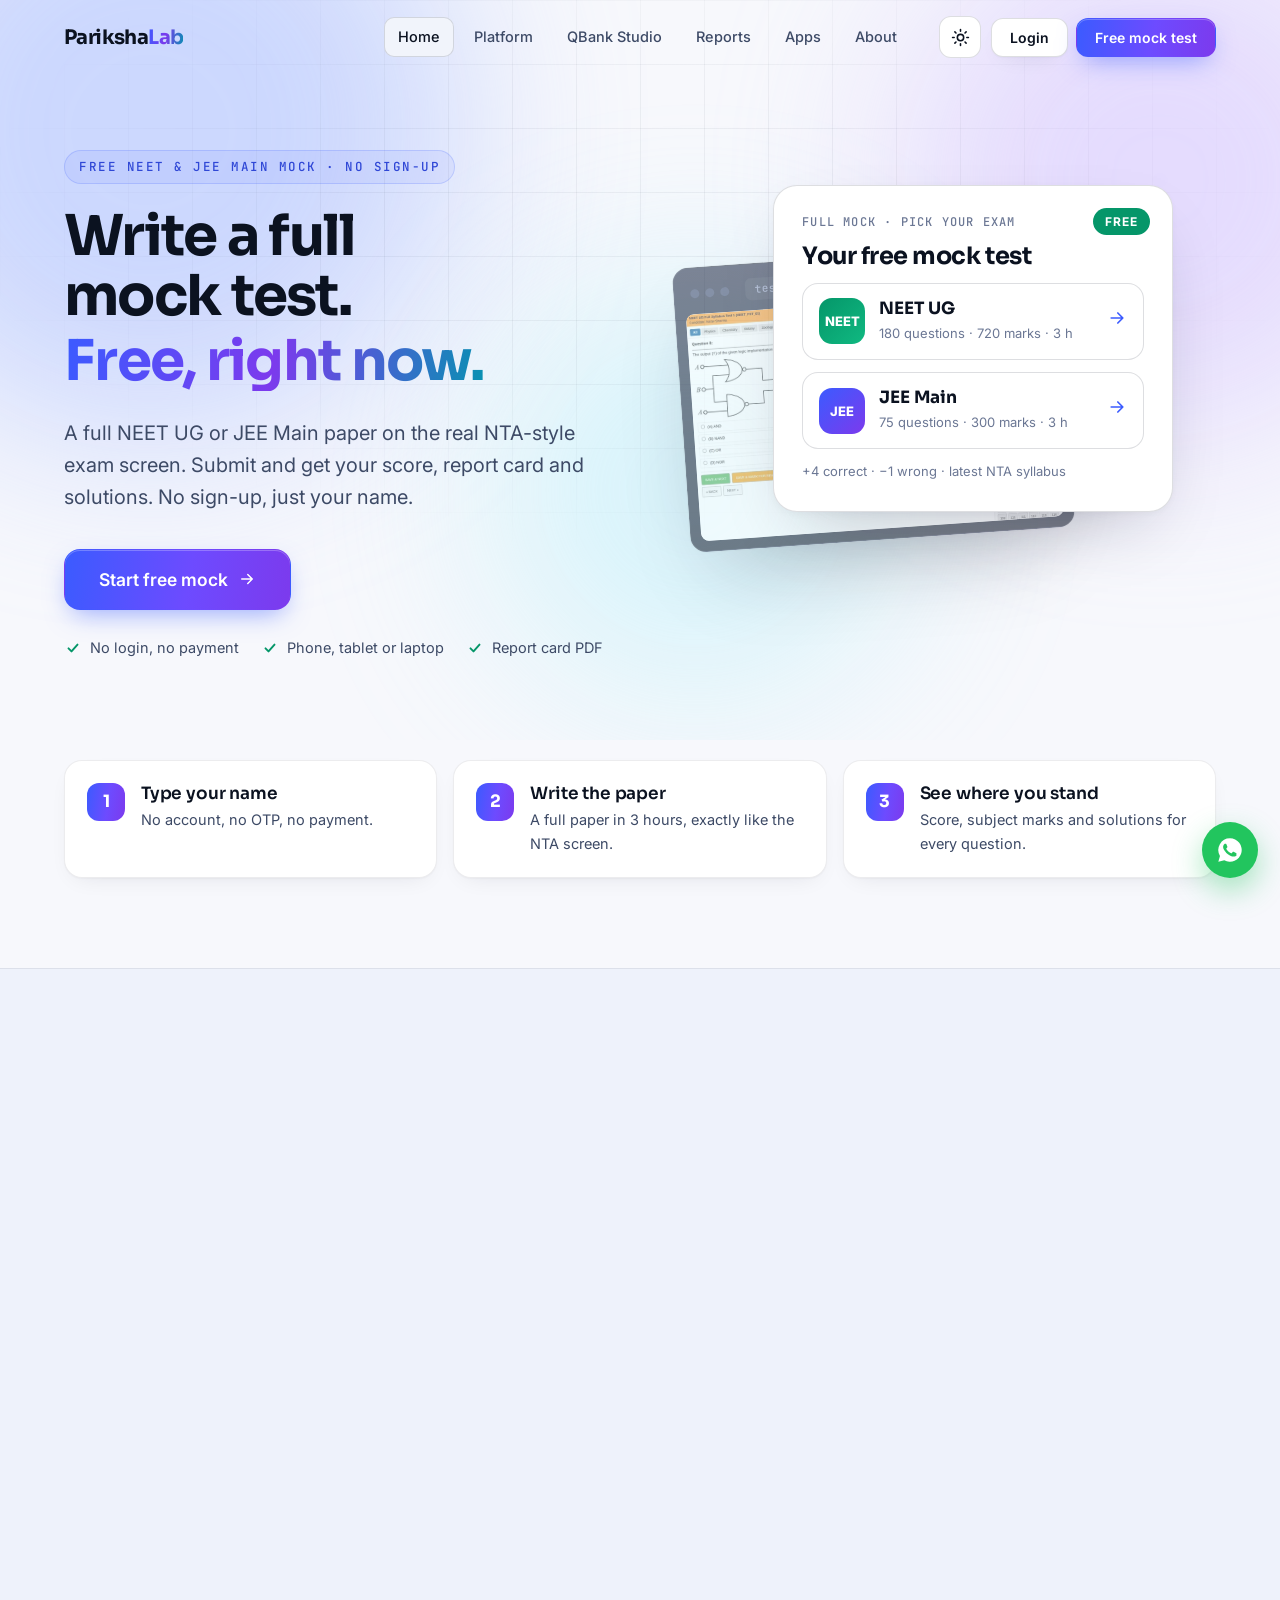
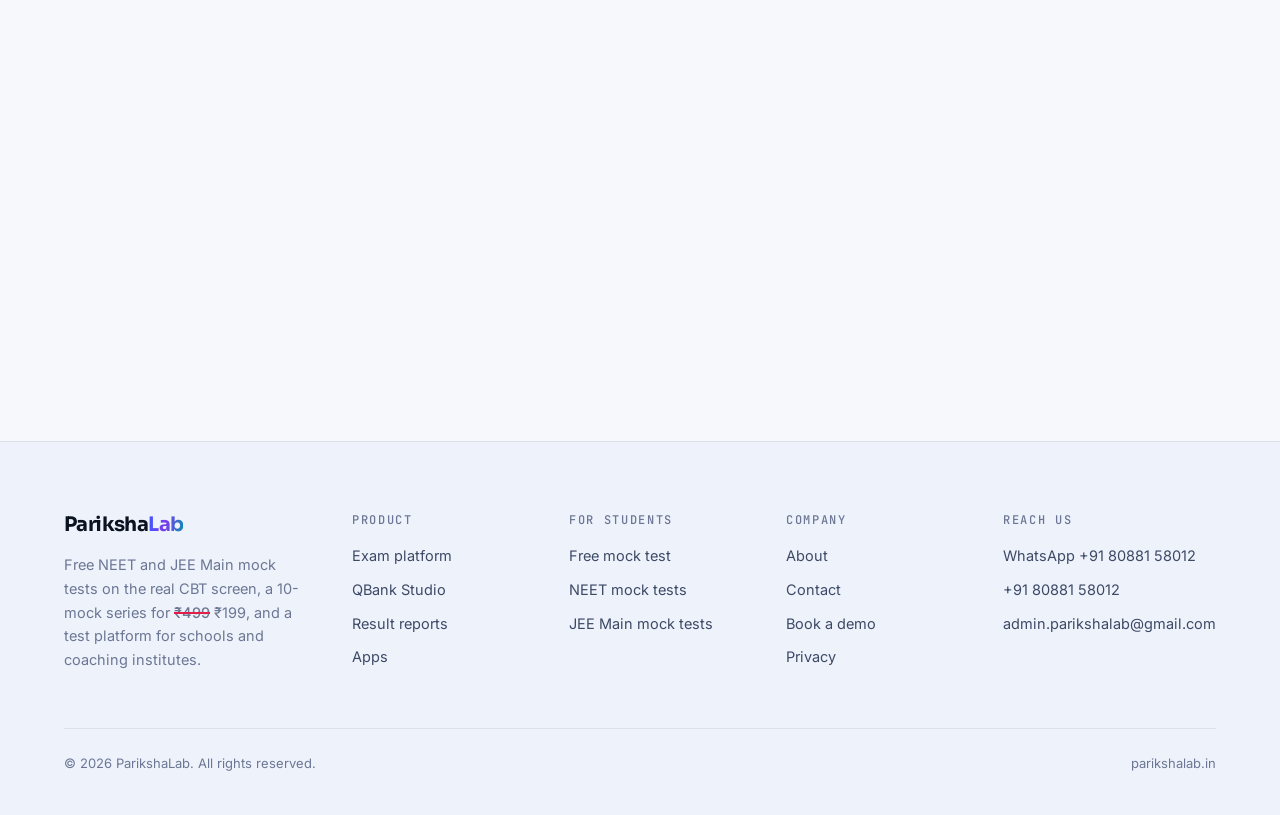
<file: index.html>
<!DOCTYPE html>
<html lang="en">
<head>
<meta charset="utf-8">
<meta name="viewport" content="width=device-width, initial-scale=1, viewport-fit=cover">
<title>Free NEET &amp; JEE Main Mock Test Online, No Sign-up | ParikshaLab</title>
<meta name="description" content="Write a full NEET UG or JEE Main mock test free on the real NTA-style CBT screen. No sign-up, just your name. Get your score, report card and solutions. 10 more mocks for ₹199.">
<meta name="theme-color" content="#f7f8fc">
<script>try{if(localStorage.getItem("pl-theme")==="dark")document.documentElement.setAttribute("data-theme","dark")}catch(e){}</script>
<meta name="robots" content="index, follow, max-image-preview:large">
<link rel="canonical" href="https://parikshalab.in/">
<meta property="og:title" content="Free NEET & JEE Main Mock Test Online, No Sign-up | ParikshaLab">
<meta property="og:description" content="Write a full NEET UG or JEE Main mock test free on the real NTA-style CBT screen. No sign-up, just your name. Get your score, report card and solutions. 10 more mocks for ₹199.">
<meta property="og:type" content="website">
<meta property="og:url" content="https://parikshalab.in/">
<meta property="og:image" content="https://parikshalab.in/assets/og-image.png">
<meta property="og:image:width" content="1200">
<meta property="og:image:height" content="630">
<meta property="og:site_name" content="ParikshaLab">
<meta property="og:locale" content="en_IN">
<meta name="twitter:card" content="summary_large_image">
<meta name="twitter:title" content="Free NEET & JEE Main Mock Test Online, No Sign-up | ParikshaLab">
<meta name="twitter:description" content="Write a full NEET UG or JEE Main mock test free on the real NTA-style CBT screen. No sign-up, just your name. Get your score, report card and solutions. 10 more mocks for ₹199.">
<meta name="twitter:image" content="https://parikshalab.in/assets/og-image.png">
<script type="application/ld+json">{"@context": "https://schema.org", "@graph": [{"@type": "WebSite", "@id": "https://parikshalab.in/#website", "url": "https://parikshalab.in/", "name": "ParikshaLab", "inLanguage": "en-IN", "publisher": {"@id": "https://parikshalab.in/#org"}}, {"@type": "Organization", "@id": "https://parikshalab.in/#org", "name": "ParikshaLab", "url": "https://parikshalab.in/", "email": "admin.parikshalab@gmail.com", "telephone": "+91-8088158012", "areaServed": "IN", "description": "Computer based test platform and question bank for NEET and JEE Main, built for schools and coaching institutes in India.", "contactPoint": {"@type": "ContactPoint", "telephone": "+91-8088158012", "email": "admin.parikshalab@gmail.com", "contactType": "sales", "areaServed": "IN", "availableLanguage": ["en", "hi"]}}, {"@type": "SoftwareApplication", "name": "ParikshaLab", "applicationCategory": "EducationalApplication", "operatingSystem": "Android, iOS, Web browser", "url": "https://parikshalab.in/", "description": "NTA-style computer based test engine with a 33,000+ question NEET and JEE Main bank, QBank Studio for building papers, and detailed student result reports.", "offers": {"@type": "Offer", "priceCurrency": "INR", "availability": "https://schema.org/InStock"}}, {"@type": "FAQPage", "mainEntity": [{"@type": "Question", "name": "Is the mock test really free?", "acceptedAnswer": {"@type": "Answer", "text": "Yes. One full mock is free for each exam, NEET UG and JEE Main, with no sign-up and no payment. Pick your exam, enter your name and the test starts."}}, {"@type": "Question", "name": "Do I need to create an account?", "acceptedAnswer": {"@type": "Answer", "text": "No, not for the free mock. Your browser remembers your attempt, so you can come back to your result. Create a free account only if you want a 10-mock series."}}, {"@type": "Question", "name": "What is in the free mock?", "acceptedAnswer": {"@type": "Answer", "text": "A full paper on the latest NTA pattern and syllabus. NEET UG: 180 questions in Physics, Chemistry, Botany and Zoology, 720 marks. JEE Main: 75 questions (60 MCQ + 15 numerical) in Physics, Chemistry and Mathematics, 300 marks. Both are 3 hours with +4 / −1 marking."}}, {"@type": "Question", "name": "What do I get after I submit?", "acceptedAnswer": {"@type": "Answer", "text": "Your score, subject-wise marks and a report card PDF with the correct answer and a worked solution for every question."}}, {"@type": "Question", "name": "What do I get for ₹199?", "acceptedAnswer": {"@type": "Answer", "text": "10 more full mocks for ONE exam: NEET or JEE Main, whichever you pick. Each comes with its own report card. It is a one-time payment, including taxes. NEET and JEE Main are separate series, so if you want both you buy each one for ₹199. Invite a friend and you also get an 11th mock free."}}, {"@type": "Question", "name": "Can I write it on my phone?", "acceptedAnswer": {"@type": "Answer", "text": "Yes. It works on any Android or iPhone, tablet, laptop or desktop browser. A laptop or tablet is closest to the real exam."}}]}]}</script>
<link rel="icon" href="data:image/svg+xml,<svg xmlns='http://www.w3.org/2000/svg' viewBox='0 0 32 32'><defs><linearGradient id='g' x1='0' y1='0' x2='1' y2='1'><stop offset='0' stop-color='%235b83ff'/><stop offset='1' stop-color='%239b6bff'/></linearGradient></defs><rect width='32' height='32' rx='9' fill='url(%23g)'/><path d='M10 23V9h6.5a4.5 4.5 0 0 1 0 9H13' stroke='white' stroke-width='2.8' fill='none' stroke-linecap='round' stroke-linejoin='round'/></svg>">
<link rel="preconnect" href="https://fonts.googleapis.com">
<link rel="preconnect" href="https://fonts.gstatic.com" crossorigin>
<link href="https://fonts.googleapis.com/css2?family=Sora:wght@500;600;700&family=Inter:wght@400;500;600&family=JetBrains+Mono:wght@500&display=swap" rel="stylesheet">
<link rel="stylesheet" href="styles.css">
<script async src="https://pagead2.googlesyndication.com/pagead/js/adsbygoogle.js?client=ca-pub-2831108778361226" crossorigin="anonymous"></script>
</head>
<body class="home">
<div class="progress" aria-hidden="true"></div>
<header class="nav" id="nav">
  <div class="wrap nav-in">
    <a class="brand" href="index.html" aria-label="ParikshaLab home"><span>Pariksha<b>Lab</b></span></a>
    <nav class="links" id="links" aria-label="Main"><a href="index.html" class="active" aria-current="page">Home</a><a href="platform.html">Platform</a><a href="qbank.html">QBank Studio</a><a href="reports.html">Reports</a><a href="apps.html">Apps</a><a href="about.html">About</a><a class="m-only" href="https://test.parikshalab.in/free/" data-free><b>Free mock test</b></a><a class="m-only" href="https://test.parikshalab.in/login/">Login</a></nav>
    <div class="nav-act">
      <button class="theme-btn" id="theme" type="button" aria-label="Switch to dark theme"><svg class="sun" viewBox="0 0 24 24" fill="none" stroke="currentColor" stroke-width="2" stroke-linecap="round"><circle cx="12" cy="12" r="4"/><path d="M12 2v2M12 20v2M4.9 4.9l1.4 1.4M17.7 17.7l1.4 1.4M2 12h2M20 12h2M4.9 19.1l1.4-1.4M17.7 6.3l1.4-1.4"/></svg><svg class="moon" viewBox="0 0 24 24" fill="none" stroke="currentColor" stroke-width="2" stroke-linecap="round" stroke-linejoin="round"><path d="M20 14.5A8 8 0 0 1 9.5 4a8 8 0 1 0 10.5 10.5z"/></svg></button>
      <div class="nav-cta"><a class="btn btn-ghost btn-sm" href="https://test.parikshalab.in/login/">Login</a><a class="btn btn-primary btn-sm" href="https://test.parikshalab.in/free/" data-free>Free mock test</a></div>
      <button class="burger" id="burger" aria-label="Menu" aria-expanded="false" aria-controls="links"><span></span><span></span><span></span></button>
    </div>
  </div>
</header>
<main>

<section class="hero hero-s">
  <div class="aurora" aria-hidden="true"><i></i><i></i><i></i></div><div class="gridbg" aria-hidden="true"></div>
  <div class="wrap hero-grid z">
    <div>
      <h1 data-reveal="lines"><span class="kicker">Free NEET &amp; JEE Main mock &middot; no sign-up</span><span class="hl"><span>Write a full mock test.</span></span><span class="hl"><span class="grad">Free, right now.</span></span></h1>
      <p class="lede" data-reveal style="--d:.3s">A full NEET UG or JEE Main paper on the real NTA-style exam screen. Submit and get your score, report card and solutions. No sign-up, just your name.</p>
      <div class="hero-cta" data-reveal style="--d:.42s">
        <a class="btn btn-primary btn-xl" href="https://test.parikshalab.in/free/" data-free>Start free mock <svg viewBox="0 0 24 24" fill="none" stroke="currentColor" stroke-width="2" stroke-linecap="round" stroke-linejoin="round" aria-hidden="true"><path d="M5 12h14M13 6l6 6-6 6"/></svg></a>
      </div>
      <ul class="trust" data-reveal style="--d:.5s">
        <li><svg viewBox="0 0 24 24" fill="none" stroke="currentColor" stroke-width="2.6" stroke-linecap="round" stroke-linejoin="round" aria-hidden="true"><path d="M6 12.5l4 4 8-9"/></svg>No login, no payment</li>
        <li><svg viewBox="0 0 24 24" fill="none" stroke="currentColor" stroke-width="2.6" stroke-linecap="round" stroke-linejoin="round" aria-hidden="true"><path d="M6 12.5l4 4 8-9"/></svg>Phone, tablet or laptop</li>
        <li><svg viewBox="0 0 24 24" fill="none" stroke="currentColor" stroke-width="2.6" stroke-linecap="round" stroke-linejoin="round" aria-hidden="true"><path d="M6 12.5l4 4 8-9"/></svg>Report card PDF</li>
      </ul>
    </div>
    <div class="ticket-stage" data-reveal="zoom" style="--d:.2s">
      <div class="ticket">
        <span class="t-badge">Free</span>
        <span class="t-k">Full mock &middot; pick your exam</span>
        <span class="t-title">Your free mock test</span>
        <a class="t-exam" href="https://test.parikshalab.in/free/neet/"><span class="t-ic neet">NEET</span><span class="t-x"><b>NEET UG</b><span>180 questions &middot; 720 marks &middot; 3 h</span></span><span class="t-arr"><svg viewBox="0 0 24 24" fill="none" stroke="currentColor" stroke-width="2" stroke-linecap="round" stroke-linejoin="round" aria-hidden="true"><path d="M5 12h14M13 6l6 6-6 6"/></svg></span></a>
        <a class="t-exam" href="https://test.parikshalab.in/free/jee/"><span class="t-ic jee">JEE</span><span class="t-x"><b>JEE Main</b><span>75 questions &middot; 300 marks &middot; 3 h</span></span><span class="t-arr"><svg viewBox="0 0 24 24" fill="none" stroke="currentColor" stroke-width="2" stroke-linecap="round" stroke-linejoin="round" aria-hidden="true"><path d="M5 12h14M13 6l6 6-6 6"/></svg></span></a>
        <span class="t-meta">+4 correct &middot; &minus;1 wrong &middot; latest NTA syllabus</span>
      </div>
      <div class="t-shot laptop" aria-hidden="true"><div class="bar"><i></i><i></i><i></i><span>test.parikshalab.in</span></div><div class="scr"><img src="assets/shots/b-07_neet_physics-900.webp" width="900" height="563" alt="" loading="eager" decoding="async"></div></div>
    </div>
  </div>
</section>

<section class="steps-sec">
  <div class="wrap">
    <div class="steps" data-stagger>
      <div class="step"><span class="s-n">1</span><div><b>Type your name</b><span>No account, no OTP, no payment.</span></div></div>
      <div class="step"><span class="s-n">2</span><div><b>Write the paper</b><span>A full paper in 3 hours, exactly like the NTA screen.</span></div></div>
      <div class="step"><span class="s-n">3</span><div><b>See where you stand</b><span>Score, subject marks and solutions for every question.</span></div></div>
    </div>
  </div>
</section>

<section class="band" id="mocks">
  <div class="wrap">
    <div class="sec-head center" data-reveal>
      <h2>Start free. Keep going for <s class="was">&#8377;499</s> <span class="grad">&#8377;199.</span></h2>
      <span class="off off-lg">60% OFF</span>
      <p class="lede">The price is <b>per exam</b>: pick NEET UG or JEE Main. Every mock is a full paper with its own report card.</p>
    </div>
    <div class="plans" data-stagger>
      <div class="plan">
        <span class="p-name">Free mock</span>
        <div class="p-price">&#8377;0</div>
        <span class="p-sub">No sign-up needed, one per exam</span>
        <ul class="ticks">
          <li><span><b>1 full mock</b>, NEET or JEE Main</span></li>
          <li><span>Report card PDF with solutions</span></li>
          <li><span>Real NTA-style exam screen</span></li>
        </ul>
        <a class="btn btn-primary" href="https://test.parikshalab.in/free/" data-free>Start free mock <svg viewBox="0 0 24 24" fill="none" stroke="currentColor" stroke-width="2" stroke-linecap="round" stroke-linejoin="round" aria-hidden="true"><path d="M5 12h14M13 6l6 6-6 6"/></svg></a>
      </div>
      <div class="plan plan-hi">
        <span class="p-tag">Best value</span>
        <span class="p-name">Mock Series for one exam</span>
        <div class="p-price"><s class="was">&#8377;499</s> &#8377;199 <span class="off">60% OFF</span></div>
        <span class="p-sub">Pick <b>NEET</b> or <b>JEE Main</b>. One time, incl. taxes</span>
        <span class="p-sub">Save &#8377;300 &middot; under &#8377;20 a mock</span>
        <ul class="ticks">
          <li><span><b>10 full mocks</b> of the exam you pick, with worked solutions</span></li>
          <li><span>Report card after every mock</span></li>
          <li><span><b>11th mock free</b> when a friend signs up</span></li>
        </ul>
        <a class="btn btn-green" href="https://test.parikshalab.in/signup/" data-paid>Get all 10 mocks <svg viewBox="0 0 24 24" fill="none" stroke="currentColor" stroke-width="2" stroke-linecap="round" stroke-linejoin="round" aria-hidden="true"><path d="M5 12h14M13 6l6 6-6 6"/></svg></a>
        <span class="p-note"><b>&#8377;199 buys one exam.</b> Want both NEET and JEE Main? Buy each series separately.</span>
      </div>
    </div>
  </div>
</section>

<section>
  <div class="wrap split wide">
    <div class="stage" data-reveal="zoom">
      <div class="glow-ring"></div>
      <div class="laptop"><div class="bar"><i></i><i></i><i></i><span>test.parikshalab.in</span></div><div class="scr"><img src="assets/shots/b-10_result-1600.webp" srcset="assets/shots/b-10_result-900.webp 900w, assets/shots/b-10_result-1600.webp 1600w" sizes="(max-width: 1080px) 94vw, 720px" width="1600" height="1000" alt="Result screen after a mock test, with total score and subject-wise marks" loading="lazy" decoding="async"></div></div>
    </div>
    <div data-reveal>
      <h2>Know your score the moment you submit.</h2>
      <ul class="ticks">
        <li><span><b>Score and subject split.</b> Marks in every subject, right after you submit.</span></li>
        <li><span><b>Every answer explained.</b> Your answer, the correct one and the solution.</span></li>
        <li><span><b>A PDF to keep.</b> Download it, print it, or show your teacher.</span></li>
      </ul>
      <a class="btn btn-primary" style="margin-top:30px" href="https://test.parikshalab.in/free/" data-free>Try it free <svg viewBox="0 0 24 24" fill="none" stroke="currentColor" stroke-width="2" stroke-linecap="round" stroke-linejoin="round" aria-hidden="true"><path d="M5 12h14M13 6l6 6-6 6"/></svg></a>
    </div>
  </div>
</section>

<section class="band">
  <div class="wrap split wide rev">
    <div data-reveal>
      <h2>Practise on the screen you will face.</h2>
      <ul class="ticks">
        <li><span><b>Same buttons as NTA.</b> Save &amp; Next, Mark for Review, Clear Response, Submit.</span></li>
        <li><span><b>Question palette and live timer.</b> Always in view, colour coded.</span></li>
        <li><span><b>Clear diagrams and equations.</b> Zoom in on long questions.</span></li>
      </ul>
    </div>
    <div class="fan" data-reveal="zoom">
      <div class="phone"><img src="assets/shots/p-06_neet_physics.webp" width="560" height="1206" alt="NEET physics question on a phone" loading="lazy" decoding="async"></div>
      <div class="phone"><img src="assets/shots/p-07_neet_zoology.webp" width="560" height="1206" alt="NEET zoology statement question on a phone" loading="lazy" decoding="async"></div>
      <div class="phone"><img src="assets/shots/p-08_neet_zoomed.webp" width="560" height="1206" alt="Zoomed NEET question on a phone" loading="lazy" decoding="async"></div>
    </div>
  </div>
</section>

<section>
  <div class="wrap" style="max-width:860px">
    <div class="sec-head center" data-reveal><h2>Questions students ask</h2></div>
    <div class="faq" data-reveal><details class="faq-item"><summary>Is the mock test really free?</summary><p>Yes. One full mock is free for each exam, NEET UG and JEE Main, with no sign-up and no payment. Pick your exam, enter your name and the test starts.</p></details><details class="faq-item"><summary>Do I need to create an account?</summary><p>No, not for the free mock. Your browser remembers your attempt, so you can come back to your result. Create a free account only if you want a 10-mock series.</p></details><details class="faq-item"><summary>What is in the free mock?</summary><p>A full paper on the latest NTA pattern and syllabus. NEET UG: 180 questions in Physics, Chemistry, Botany and Zoology, 720 marks. JEE Main: 75 questions (60 MCQ + 15 numerical) in Physics, Chemistry and Mathematics, 300 marks. Both are 3 hours with +4 / −1 marking.</p></details><details class="faq-item"><summary>What do I get after I submit?</summary><p>Your score, subject-wise marks and a report card PDF with the correct answer and a worked solution for every question.</p></details><details class="faq-item"><summary>What do I get for ₹199?</summary><p>10 more full mocks for ONE exam: NEET or JEE Main, whichever you pick. Each comes with its own report card. It is a one-time payment, including taxes. NEET and JEE Main are separate series, so if you want both you buy each one for ₹199. Invite a friend and you also get an 11th mock free.</p></details><details class="faq-item"><summary>Can I write it on my phone?</summary><p>Yes. It works on any Android or iPhone, tablet, laptop or desktop browser. A laptop or tablet is closest to the real exam.</p></details></div>
  </div>
</section>

<section style="padding-top:20px">
  <div class="wrap">
    <div class="cta" data-reveal="zoom">
      <h2>Your free mock is ready.</h2>
      <p>Pick NEET UG or JEE Main. Three hours, a full paper, a report card at the end. It takes 10 seconds to start.</p>
      <div class="hero-cta">
        <a class="btn btn-primary btn-xl" href="https://test.parikshalab.in/free/" data-free>Start free mock <svg viewBox="0 0 24 24" fill="none" stroke="currentColor" stroke-width="2" stroke-linecap="round" stroke-linejoin="round" aria-hidden="true"><path d="M5 12h14M13 6l6 6-6 6"/></svg></a>
      </div>
    </div>
  </div>
</section>

<section class="inst">
  <div class="wrap">
    <div class="inst-box" data-reveal>
      <div>
        <span class="kicker">For schools &amp; coaching institutes</span>
        <h3>Run these tests under your own name.</h3>
        <p>The same CBT engine, a 33,000+ NEET and JEE Main question bank, QBank Studio and result reports for your batches.</p>
      </div>
      <div class="inst-links">
        <a href="platform.html">Platform</a><a href="qbank.html">QBank Studio</a><a href="reports.html">Reports</a><a href="apps.html">Apps</a>
        <a class="btn btn-ghost btn-sm" href="contact.html">Book a demo</a>
      </div>
    </div>
  </div>
</section>

</main>
<a class="sticky-cta" href="https://test.parikshalab.in/free/" data-free>Start free mock <svg viewBox="0 0 24 24" fill="none" stroke="currentColor" stroke-width="2" stroke-linecap="round" stroke-linejoin="round" aria-hidden="true"><path d="M5 12h14M13 6l6 6-6 6"/></svg></a>
<footer>
  <div class="wrap">
    <div class="foot">
      <div>
        <a class="brand" href="index.html"><span>Pariksha<b>Lab</b></span></a>
        <p>Free NEET and JEE Main mock tests on the real CBT screen, a 10-mock series for <s class="was">&#8377;499</s> &#8377;199, and a test platform for schools and coaching institutes.</p>
      </div>
      <div><h4>Product</h4><ul><li><a href="platform.html">Exam platform</a></li><li><a href="qbank.html">QBank Studio</a></li><li><a href="reports.html">Result reports</a></li><li><a href="apps.html">Apps</a></li></ul></div>
      <div><h4>For students</h4><ul><li><a href="https://test.parikshalab.in/free/" data-free>Free mock test</a></li><li><a href="neet-mock-test.html">NEET mock tests</a></li><li><a href="jee-main-mock-test.html">JEE Main mock tests</a></li></ul></div>
      <div><h4>Company</h4><ul><li><a href="about.html">About</a></li><li><a href="contact.html">Contact</a></li><li><a href="contact.html">Book a demo</a></li><li><a href="privacy.html">Privacy</a></li></ul></div>
      <div><h4>Reach us</h4><ul><li><a href="https://wa.me/918088158012?text=Hello%20ParikshaLab%2C%20I%20have%20a%20question%20about%20the%20mock%20tests." target="_blank" rel="noopener">WhatsApp +91 80881 58012</a></li><li><a href="tel:+918088158012">+91 80881 58012</a></li><li><a href="mailto:admin.parikshalab@gmail.com">admin.parikshalab@gmail.com</a></li></ul></div>
    </div>
    <div class="fine"><span>&copy; <span id="yr">2026</span> ParikshaLab. All rights reserved.</span><span>parikshalab.in</span></div>
  </div>
</footer>
<a class="fab" href="https://wa.me/918088158012?text=Hello%20ParikshaLab%2C%20I%20have%20a%20question%20about%20the%20mock%20tests." target="_blank" rel="noopener" aria-label="Chat on WhatsApp"><svg viewBox="0 0 24 24" aria-hidden="true"><path d="M12 2a10 10 0 0 0-8.6 15.1L2 22l5.1-1.3A10 10 0 1 0 12 2zm5.8 14.2c-.2.7-1.4 1.3-2 1.4-.5.1-1.1.1-1.8-.1-.4-.1-1-.3-1.7-.6-3-1.3-4.9-4.3-5-4.5-.2-.2-1.2-1.6-1.2-3s.7-2.1 1-2.4c.2-.3.5-.4.7-.4h.5c.2 0 .4 0 .6.5l.8 2c.1.2.1.4 0 .5l-.3.5-.4.4c-.1.1-.3.3-.1.6.2.3.8 1.3 1.7 2.1 1.2 1 2.1 1.4 2.4 1.5.3.1.4.1.6-.1l.9-1c.2-.2.4-.2.6-.1l2 1c.2.1.4.2.4.3.1.2.1.7-.1 1.4z"/></svg></a>
<script src="script.js"></script>
</body>
</html>
</file>
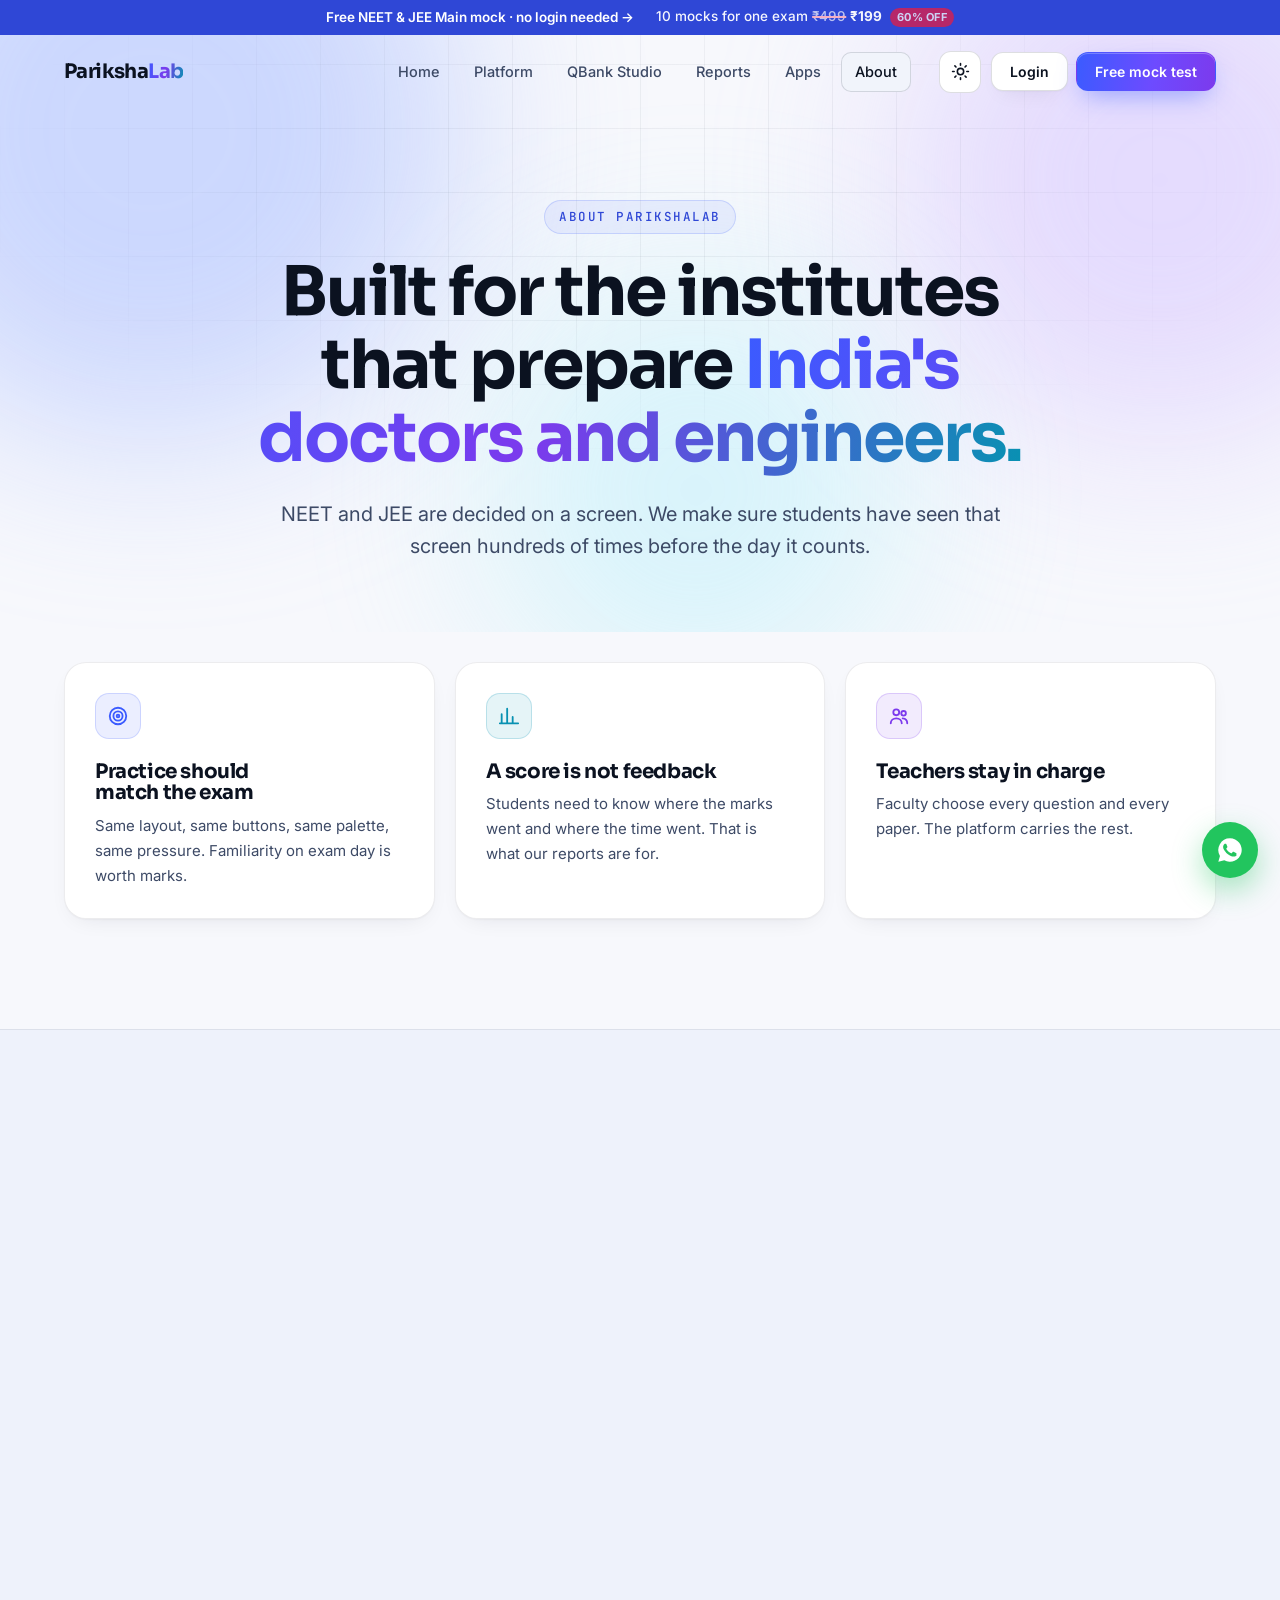
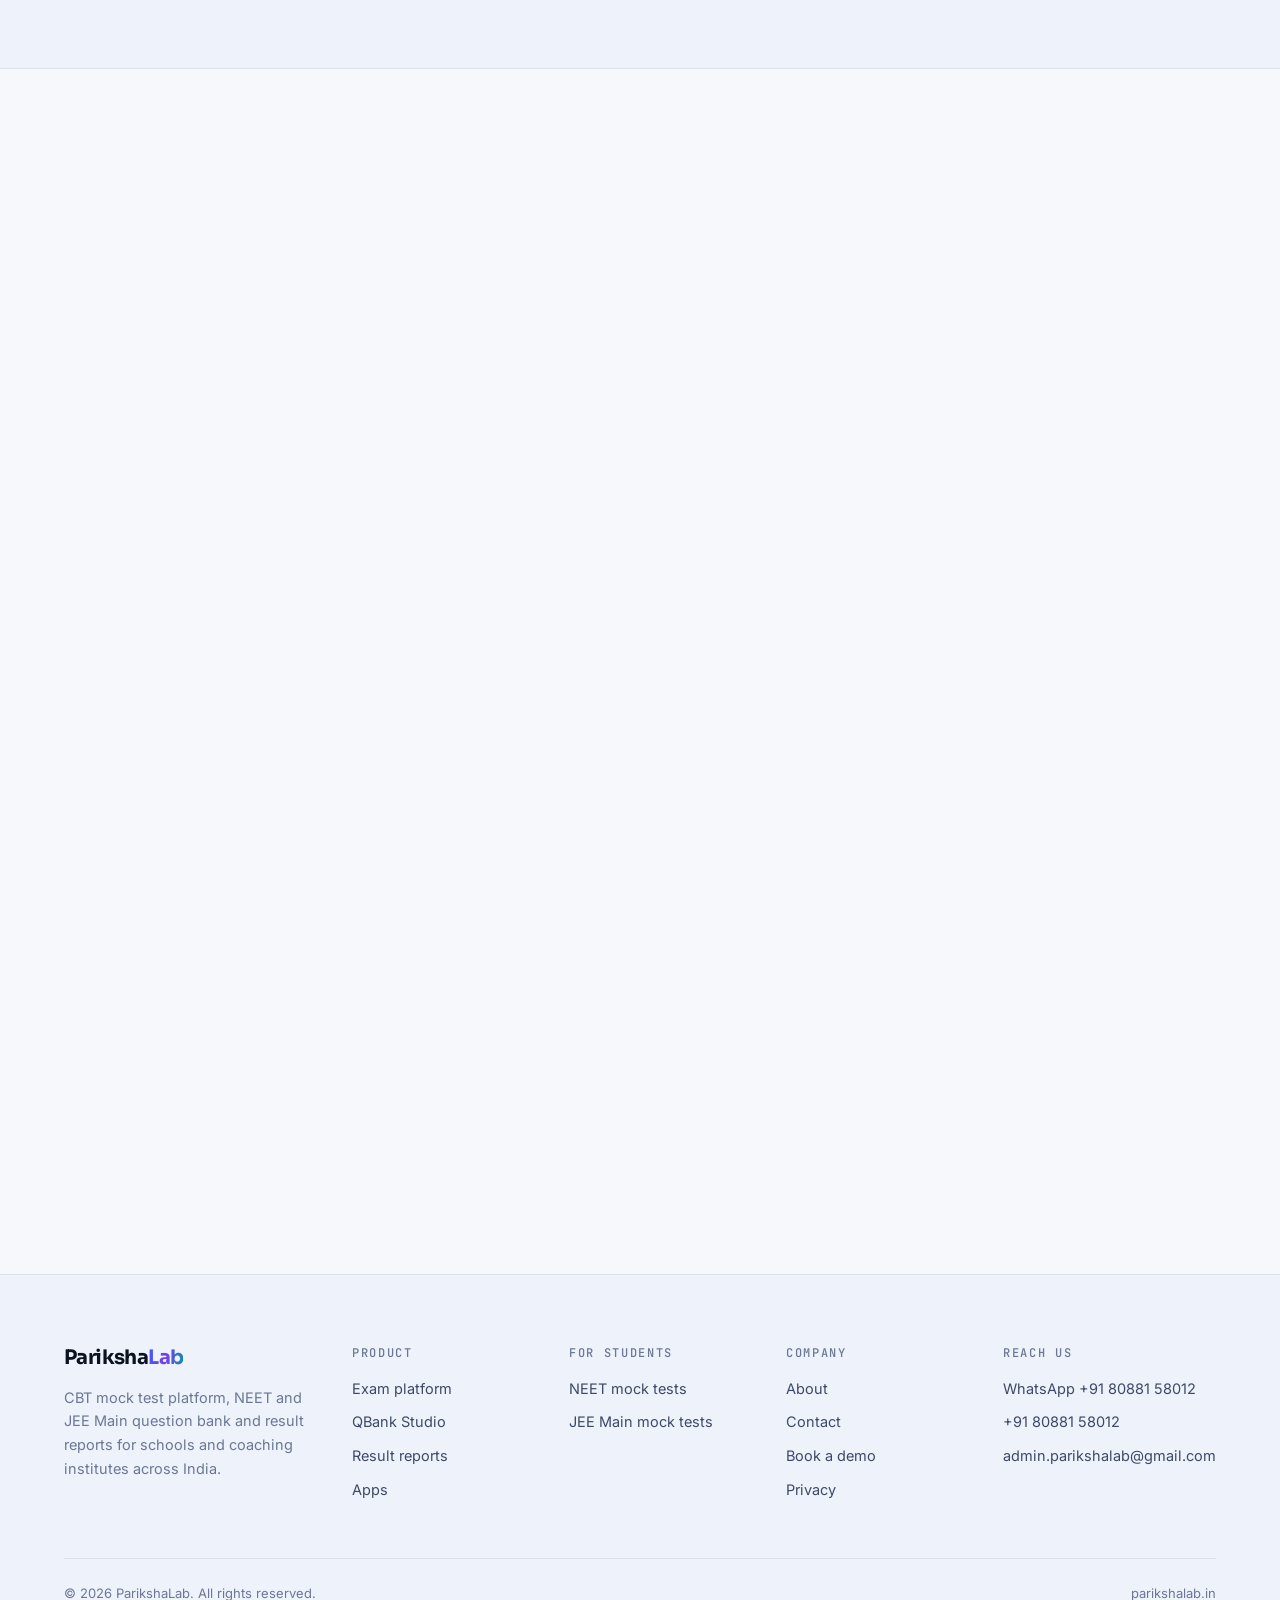
<file: about.html>
<!DOCTYPE html>
<html lang="en">
<head>
<meta charset="utf-8">
<meta name="viewport" content="width=device-width, initial-scale=1, viewport-fit=cover">
<title>About ParikshaLab | CBT Platform for NEET & JEE Institutes</title>
<meta name="description" content="ParikshaLab helps Indian schools and coaching institutes prepare students for NEET and JEE on the same kind of screen they will face on exam day. White labelled and live in days.">
<meta name="theme-color" content="#f7f8fc">
<script>try{if(localStorage.getItem("pl-theme")==="dark")document.documentElement.setAttribute("data-theme","dark")}catch(e){}</script>
<meta name="robots" content="index, follow, max-image-preview:large">
<link rel="canonical" href="https://parikshalab.in/about">
<meta property="og:title" content="About ParikshaLab | CBT Platform for NEET & JEE Institutes">
<meta property="og:description" content="ParikshaLab helps Indian schools and coaching institutes prepare students for NEET and JEE on the same kind of screen they will face on exam day. White labelled and live in days.">
<meta property="og:type" content="website">
<meta property="og:url" content="https://parikshalab.in/about">
<meta property="og:image" content="https://parikshalab.in/assets/og-image.png">
<meta property="og:image:width" content="1200">
<meta property="og:image:height" content="630">
<meta property="og:site_name" content="ParikshaLab">
<meta property="og:locale" content="en_IN">
<meta name="twitter:card" content="summary_large_image">
<meta name="twitter:title" content="About ParikshaLab | CBT Platform for NEET & JEE Institutes">
<meta name="twitter:description" content="ParikshaLab helps Indian schools and coaching institutes prepare students for NEET and JEE on the same kind of screen they will face on exam day. White labelled and live in days.">
<meta name="twitter:image" content="https://parikshalab.in/assets/og-image.png">
<link rel="icon" href="data:image/svg+xml,<svg xmlns='http://www.w3.org/2000/svg' viewBox='0 0 32 32'><defs><linearGradient id='g' x1='0' y1='0' x2='1' y2='1'><stop offset='0' stop-color='%235b83ff'/><stop offset='1' stop-color='%239b6bff'/></linearGradient></defs><rect width='32' height='32' rx='9' fill='url(%23g)'/><path d='M10 23V9h6.5a4.5 4.5 0 0 1 0 9H13' stroke='white' stroke-width='2.8' fill='none' stroke-linecap='round' stroke-linejoin='round'/></svg>">
<link rel="preconnect" href="https://fonts.googleapis.com">
<link rel="preconnect" href="https://fonts.gstatic.com" crossorigin>
<link href="https://fonts.googleapis.com/css2?family=Sora:wght@500;600;700&family=Inter:wght@400;500;600&family=JetBrains+Mono:wght@500&display=swap" rel="stylesheet">
<link rel="stylesheet" href="styles.css">
<script async src="https://pagead2.googlesyndication.com/pagead/js/adsbygoogle.js?client=ca-pub-2831108778361226" crossorigin="anonymous"></script>
</head>
<body>
<div class="progress" aria-hidden="true"></div>
<header class="nav" id="nav">
  <div class="promo" role="region" aria-label="Free mock test offer"><div class="wrap promo-in"><a class="promo-free" href="https://test.parikshalab.in/free/" data-free>Free NEET &amp; JEE Main mock &middot; no login needed &rarr;</a><a class="promo-paid" href="https://test.parikshalab.in/signup/" data-paid>10 mocks for one exam <s class="was">&#8377;499</s> <b>&#8377;199</b> <span class="off">60% OFF</span></a></div></div>
  <div class="wrap nav-in">
    <a class="brand" href="index.html" aria-label="ParikshaLab home"><span>Pariksha<b>Lab</b></span></a>
    <nav class="links" id="links" aria-label="Main"><a href="index.html">Home</a><a href="platform.html">Platform</a><a href="qbank.html">QBank Studio</a><a href="reports.html">Reports</a><a href="apps.html">Apps</a><a href="about.html" class="active" aria-current="page">About</a><a class="m-only" href="https://test.parikshalab.in/free/" data-free><b>Free mock test</b></a><a class="m-only" href="https://test.parikshalab.in/login/">Login</a></nav>
    <div class="nav-act">
      <button class="theme-btn" id="theme" type="button" aria-label="Switch to dark theme"><svg class="sun" viewBox="0 0 24 24" fill="none" stroke="currentColor" stroke-width="2" stroke-linecap="round"><circle cx="12" cy="12" r="4"/><path d="M12 2v2M12 20v2M4.9 4.9l1.4 1.4M17.7 17.7l1.4 1.4M2 12h2M20 12h2M4.9 19.1l1.4-1.4M17.7 6.3l1.4-1.4"/></svg><svg class="moon" viewBox="0 0 24 24" fill="none" stroke="currentColor" stroke-width="2" stroke-linecap="round" stroke-linejoin="round"><path d="M20 14.5A8 8 0 0 1 9.5 4a8 8 0 1 0 10.5 10.5z"/></svg></button>
      <div class="nav-cta"><a class="btn btn-ghost btn-sm" href="https://test.parikshalab.in/login/">Login</a><a class="btn btn-primary btn-sm" href="https://test.parikshalab.in/free/" data-free>Free mock test</a></div>
      <button class="burger" id="burger" aria-label="Menu" aria-expanded="false" aria-controls="links"><span></span><span></span><span></span></button>
    </div>
  </div>
</header>
<main>

<section class="page-hero">
  <div class="aurora" aria-hidden="true"><i></i><i></i><i></i></div><div class="gridbg" aria-hidden="true"></div>
  <div class="wrap z">
    <div class="sec-head center" style="margin-bottom:0" data-stagger>
      <h1><span class="kicker">About ParikshaLab</span>Built for the institutes that prepare <span class="grad">India's doctors and engineers.</span></h1>
      <p class="lede">NEET and JEE are decided on a screen. We make sure students have seen that screen hundreds of times before the day it counts.</p>
      
    </div>
  </div>
</section>
<section style="padding-top:30px">
  <div class="wrap">
    <div class="grid g3" data-stagger>
      <div class="card"><span class="ic"><svg viewBox="0 0 24 24" fill="none" stroke="currentColor" stroke-width="2" stroke-linecap="round" stroke-linejoin="round" aria-hidden="true"><circle cx="12" cy="12" r="9"/><circle cx="12" cy="12" r="5"/><circle cx="12" cy="12" r="1.5"/></svg></span><h3>Practice should match the exam</h3><p>Same layout, same buttons, same palette, same pressure. Familiarity on exam day is worth marks.</p></div>
      <div class="card"><span class="ic c"><svg viewBox="0 0 24 24" fill="none" stroke="currentColor" stroke-width="2" stroke-linecap="round" stroke-linejoin="round" aria-hidden="true"><path d="M4 20V10M10 20V4M16 20v-7M22 20H2"/></svg></span><h3>A score is not feedback</h3><p>Students need to know where the marks went and where the time went. That is what our reports are for.</p></div>
      <div class="card"><span class="ic v"><svg viewBox="0 0 24 24" fill="none" stroke="currentColor" stroke-width="2" stroke-linecap="round" stroke-linejoin="round" aria-hidden="true"><circle cx="9" cy="8" r="3.2"/><path d="M3 20c0-3.3 2.7-5.5 6-5.5s6 2.2 6 5.5"/><circle cx="17" cy="9" r="2.5"/><path d="M16 14.6c2.9.2 5 2.2 5 5.4"/></svg></span><h3>Teachers stay in charge</h3><p>Faculty choose every question and every paper. The platform carries the rest.</p></div>
    </div>
  </div>
</section>

<section class="band">
  <div class="wrap split">
    <div data-reveal>
      <h2>Your name on it. <span class="grad">Every screen.</span></h2>
      <p class="lede">Students and parents see your institution, not a vendor. We stay invisible and run the engine underneath.</p>
      <ul class="ticks">
        <li><span><b>Your logo and colours</b> on the login page, the exam screen and every report.</span></li>
        <li><span><b>Your own web address,</b> such as cbt.yourschool.in, with a secure certificate.</span></li>
        <li><span><b>Your questions stay yours.</b> Private to your institution and never shared.</span></li>
      </ul>
    </div>
    <div class="stage" data-tilt data-reveal="zoom">
      <div class="glow-ring"></div>
      <div class="laptop"><div class="bar"><i></i><i></i><i></i><span>cbt.yourschool.in</span></div><div class="scr"><img src="assets/shots/b-01_login-1600.webp" srcset="assets/shots/b-01_login-900.webp 900w, assets/shots/b-01_login-1600.webp 1600w" sizes="(max-width: 1080px) 94vw, 720px" width="1600" height="1000" alt="Student login page" loading="lazy" decoding="async"></div></div>
    </div>
  </div>
</section>

<section>
  <div class="wrap">
    <div class="sec-head center" data-reveal>
      <h2>Live in days, <span class="grad">not months.</span></h2>
    </div>
    <div class="process" data-stagger>
      <div class="card"><span class="ic"><svg viewBox="0 0 24 24" fill="none" stroke="currentColor" stroke-width="2" stroke-linecap="round" stroke-linejoin="round" aria-hidden="true"><path d="M5 4h3l2 5-2 1a11 11 0 0 0 5 5l1-2 5 2v3a2 2 0 0 1-2 2A16 16 0 0 1 3 6a2 2 0 0 1 2-2z"/></svg></span><h3>Demo</h3><p>We show the platform and run a trial test with one of your batches.</p></div>
      <div class="card"><span class="ic v"><svg viewBox="0 0 24 24" fill="none" stroke="currentColor" stroke-width="2" stroke-linecap="round" stroke-linejoin="round" aria-hidden="true"><path d="M14 4l6 6-8 8H6v-6z"/><path d="M4 20l2-2"/></svg></span><h3>Your site</h3><p>We set up your branded site with your logo, colours and address.</p></div>
      <div class="card"><span class="ic c"><svg viewBox="0 0 24 24" fill="none" stroke="currentColor" stroke-width="2" stroke-linecap="round" stroke-linejoin="round" aria-hidden="true"><path d="M12 3l9 5-9 5-9-5z"/><path d="M3 13l9 5 9-5"/></svg></span><h3>Your tests</h3><p>Build papers in QBank Studio, or send us yours and we load them.</p></div>
      <div class="card"><span class="ic g"><svg viewBox="0 0 24 24" fill="none" stroke="currentColor" stroke-width="2" stroke-linecap="round" stroke-linejoin="round" aria-hidden="true"><path d="M4 20V10M10 20V4M16 20v-7M22 20H2"/></svg></span><h3>Go live</h3><p>Students sign in on any device, and reports arrive after every test.</p></div>
    </div>
  </div>
</section>

<section style="padding-top:40px">
  <div class="wrap">
    <div class="cta" data-reveal="zoom">
      <h2>Let's talk about your batches.</h2>
      <p>Tell us how many students you have and which exams they are preparing for. We will take it from there.</p>
      <div class="hero-cta">
        <a class="btn btn-primary" href="contact.html">Book a campus demo <svg viewBox="0 0 24 24" fill="none" stroke="currentColor" stroke-width="2" stroke-linecap="round" stroke-linejoin="round" aria-hidden="true"><path d="M5 12h14M13 6l6 6-6 6"/></svg></a>
        <a class="btn btn-ghost" href="https://wa.me/918088158012?text=Hello%20ParikshaLab%2C%20I%20would%20like%20a%20demo%20for%20my%20institution." target="_blank" rel="noopener">Chat on WhatsApp</a>
      </div>
    </div>
  </div>
</section>

</main>
<footer>
  <div class="wrap">
    <div class="foot">
      <div>
        <a class="brand" href="index.html"><span>Pariksha<b>Lab</b></span></a>
        <p>CBT mock test platform, NEET and JEE Main question bank and result reports for schools and coaching institutes across India.</p>
      </div>
      <div><h4>Product</h4><ul><li><a href="platform.html">Exam platform</a></li><li><a href="qbank.html">QBank Studio</a></li><li><a href="reports.html">Result reports</a></li><li><a href="apps.html">Apps</a></li></ul></div>
      <div><h4>For students</h4><ul><li><a href="neet-mock-test.html">NEET mock tests</a></li><li><a href="jee-main-mock-test.html">JEE Main mock tests</a></li></ul></div>
      <div><h4>Company</h4><ul><li><a href="about.html">About</a></li><li><a href="contact.html">Contact</a></li><li><a href="contact.html">Book a demo</a></li><li><a href="privacy.html">Privacy</a></li></ul></div>
      <div><h4>Reach us</h4><ul><li><a href="https://wa.me/918088158012?text=Hello%20ParikshaLab%2C%20I%20would%20like%20a%20demo%20for%20my%20institution." target="_blank" rel="noopener">WhatsApp +91 80881 58012</a></li><li><a href="tel:+918088158012">+91 80881 58012</a></li><li><a href="mailto:admin.parikshalab@gmail.com">admin.parikshalab@gmail.com</a></li></ul></div>
    </div>
    <div class="fine"><span>&copy; <span id="yr">2026</span> ParikshaLab. All rights reserved.</span><span>parikshalab.in</span></div>
  </div>
</footer>
<a class="fab" href="https://wa.me/918088158012?text=Hello%20ParikshaLab%2C%20I%20would%20like%20a%20demo%20for%20my%20institution." target="_blank" rel="noopener" aria-label="Chat on WhatsApp"><svg viewBox="0 0 24 24" aria-hidden="true"><path d="M12 2a10 10 0 0 0-8.6 15.1L2 22l5.1-1.3A10 10 0 1 0 12 2zm5.8 14.2c-.2.7-1.4 1.3-2 1.4-.5.1-1.1.1-1.8-.1-.4-.1-1-.3-1.7-.6-3-1.3-4.9-4.3-5-4.5-.2-.2-1.2-1.6-1.2-3s.7-2.1 1-2.4c.2-.3.5-.4.7-.4h.5c.2 0 .4 0 .6.5l.8 2c.1.2.1.4 0 .5l-.3.5-.4.4c-.1.1-.3.3-.1.6.2.3.8 1.3 1.7 2.1 1.2 1 2.1 1.4 2.4 1.5.3.1.4.1.6-.1l.9-1c.2-.2.4-.2.6-.1l2 1c.2.1.4.2.4.3.1.2.1.7-.1 1.4z"/></svg></a>
<script src="script.js"></script>
</body>
</html>
</file>
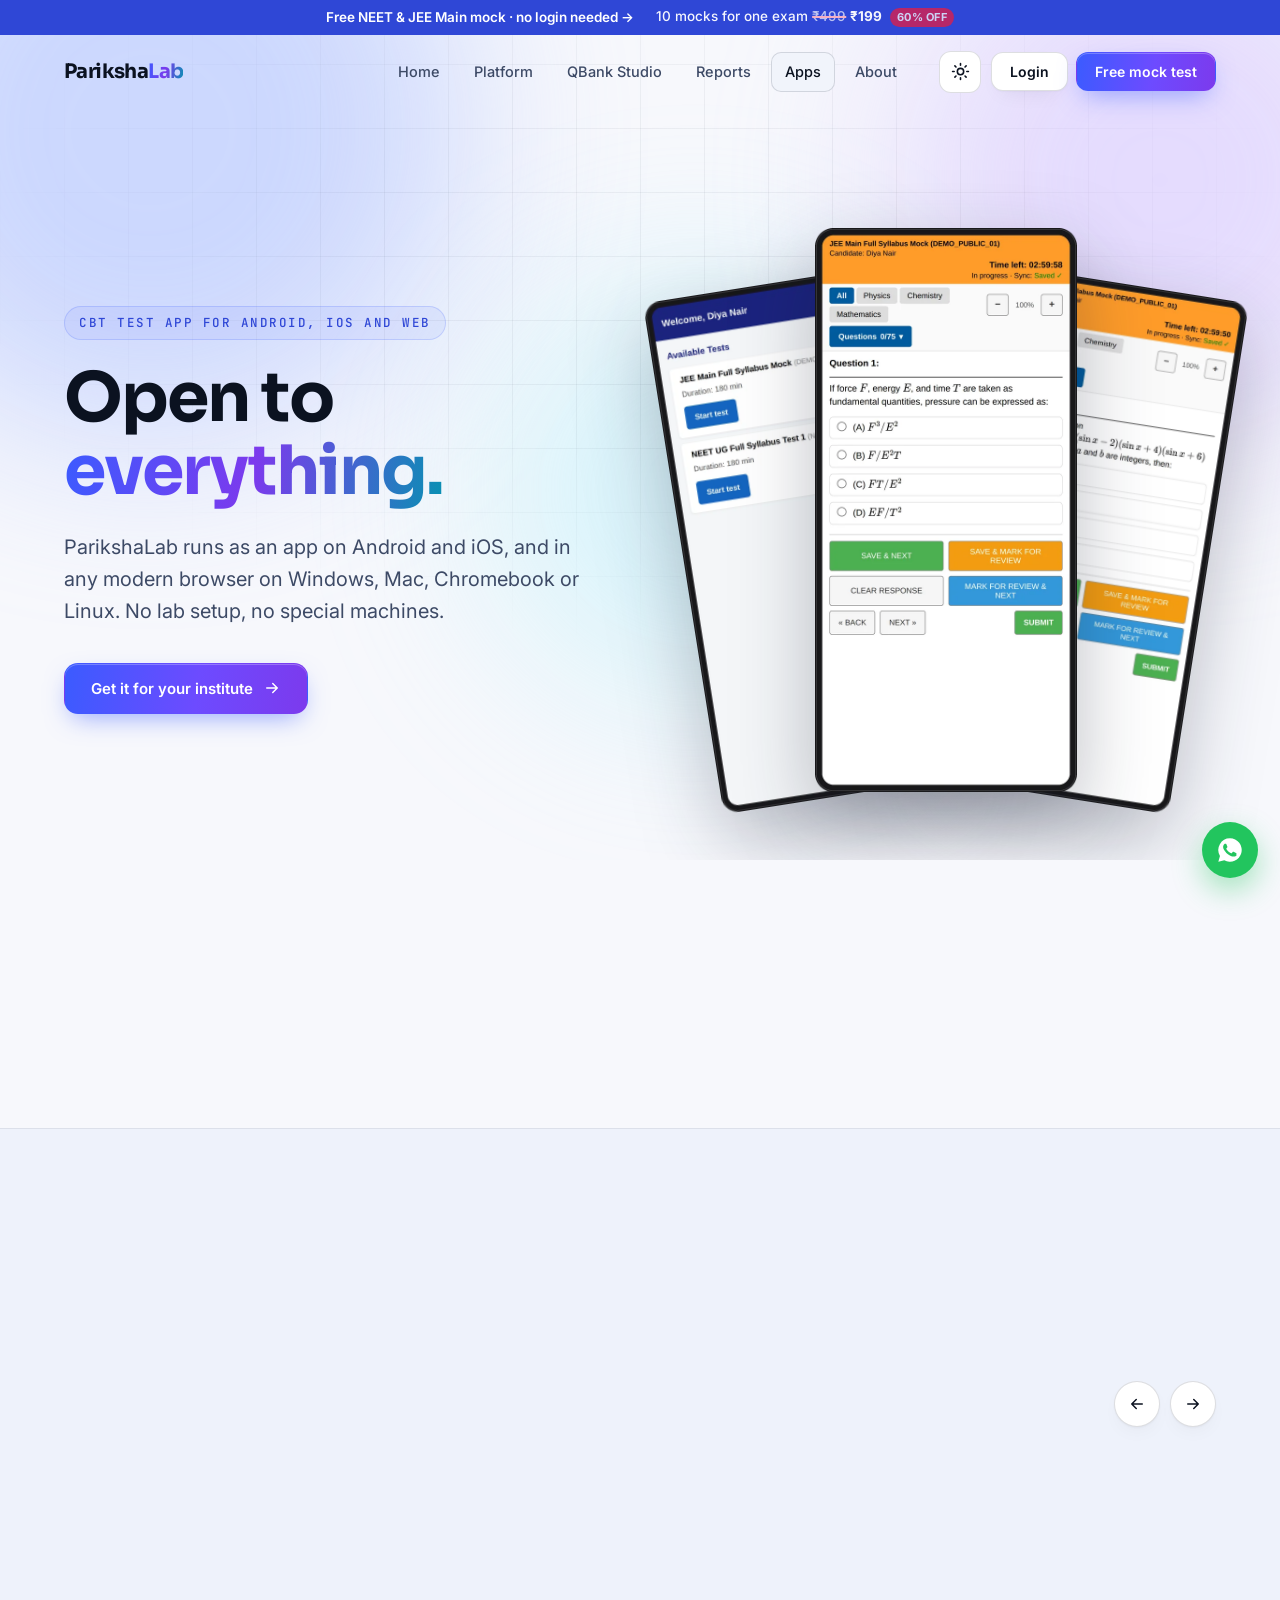
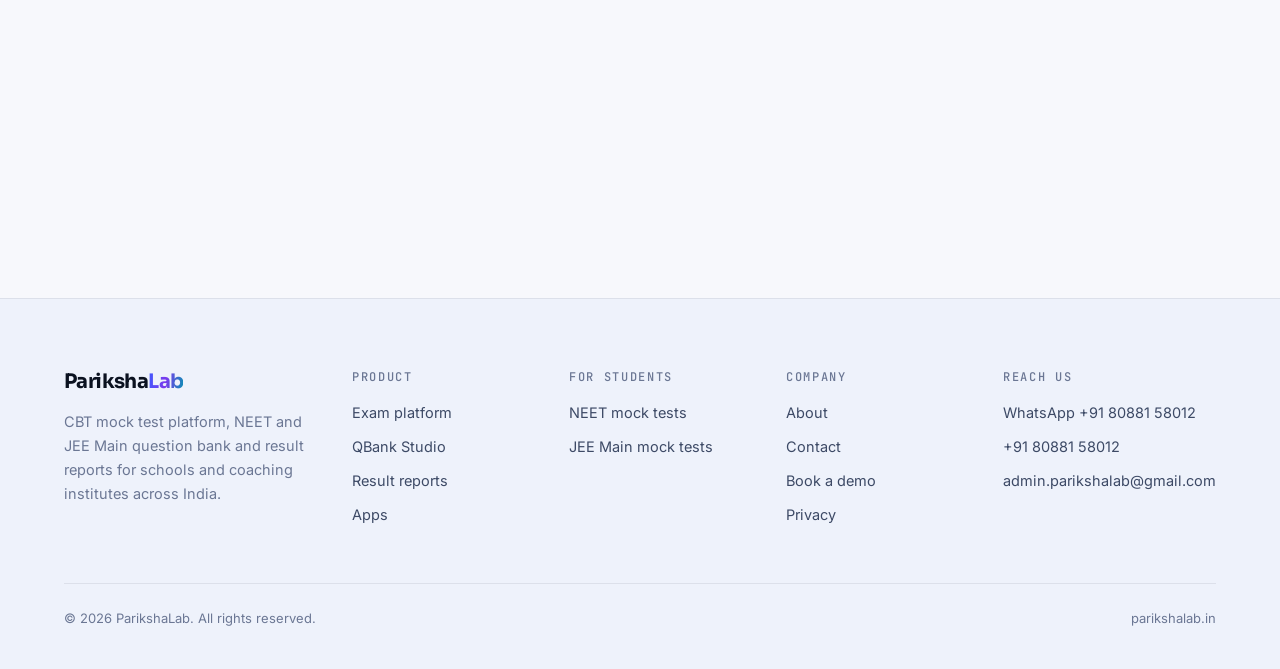
<file: apps.html>
<!DOCTYPE html>
<html lang="en">
<head>
<meta charset="utf-8">
<meta name="viewport" content="width=device-width, initial-scale=1, viewport-fit=cover">
<title>CBT Mock Test App for Android, iOS and Web | ParikshaLab</title>
<meta name="description" content="ParikshaLab runs as an app on Android and iOS and in any modern browser. See real screens of NEET and JEE Main tests on a phone.">
<meta name="theme-color" content="#f7f8fc">
<script>try{if(localStorage.getItem("pl-theme")==="dark")document.documentElement.setAttribute("data-theme","dark")}catch(e){}</script>
<meta name="robots" content="index, follow, max-image-preview:large">
<link rel="canonical" href="https://parikshalab.in/apps">
<meta property="og:title" content="CBT Mock Test App for Android, iOS and Web | ParikshaLab">
<meta property="og:description" content="ParikshaLab runs as an app on Android and iOS and in any modern browser. See real screens of NEET and JEE Main tests on a phone.">
<meta property="og:type" content="website">
<meta property="og:url" content="https://parikshalab.in/apps">
<meta property="og:image" content="https://parikshalab.in/assets/og-image.png">
<meta property="og:image:width" content="1200">
<meta property="og:image:height" content="630">
<meta property="og:site_name" content="ParikshaLab">
<meta property="og:locale" content="en_IN">
<meta name="twitter:card" content="summary_large_image">
<meta name="twitter:title" content="CBT Mock Test App for Android, iOS and Web | ParikshaLab">
<meta name="twitter:description" content="ParikshaLab runs as an app on Android and iOS and in any modern browser. See real screens of NEET and JEE Main tests on a phone.">
<meta name="twitter:image" content="https://parikshalab.in/assets/og-image.png">
<link rel="icon" href="data:image/svg+xml,<svg xmlns='http://www.w3.org/2000/svg' viewBox='0 0 32 32'><defs><linearGradient id='g' x1='0' y1='0' x2='1' y2='1'><stop offset='0' stop-color='%235b83ff'/><stop offset='1' stop-color='%239b6bff'/></linearGradient></defs><rect width='32' height='32' rx='9' fill='url(%23g)'/><path d='M10 23V9h6.5a4.5 4.5 0 0 1 0 9H13' stroke='white' stroke-width='2.8' fill='none' stroke-linecap='round' stroke-linejoin='round'/></svg>">
<link rel="preconnect" href="https://fonts.googleapis.com">
<link rel="preconnect" href="https://fonts.gstatic.com" crossorigin>
<link href="https://fonts.googleapis.com/css2?family=Sora:wght@500;600;700&family=Inter:wght@400;500;600&family=JetBrains+Mono:wght@500&display=swap" rel="stylesheet">
<link rel="stylesheet" href="styles.css">
<script async src="https://pagead2.googlesyndication.com/pagead/js/adsbygoogle.js?client=ca-pub-2831108778361226" crossorigin="anonymous"></script>
</head>
<body>
<div class="progress" aria-hidden="true"></div>
<header class="nav" id="nav">
  <div class="promo" role="region" aria-label="Free mock test offer"><div class="wrap promo-in"><a class="promo-free" href="https://test.parikshalab.in/free/" data-free>Free NEET &amp; JEE Main mock &middot; no login needed &rarr;</a><a class="promo-paid" href="https://test.parikshalab.in/signup/" data-paid>10 mocks for one exam <s class="was">&#8377;499</s> <b>&#8377;199</b> <span class="off">60% OFF</span></a></div></div>
  <div class="wrap nav-in">
    <a class="brand" href="index.html" aria-label="ParikshaLab home"><span>Pariksha<b>Lab</b></span></a>
    <nav class="links" id="links" aria-label="Main"><a href="index.html">Home</a><a href="platform.html">Platform</a><a href="qbank.html">QBank Studio</a><a href="reports.html">Reports</a><a href="apps.html" class="active" aria-current="page">Apps</a><a href="about.html">About</a><a class="m-only" href="https://test.parikshalab.in/free/" data-free><b>Free mock test</b></a><a class="m-only" href="https://test.parikshalab.in/login/">Login</a></nav>
    <div class="nav-act">
      <button class="theme-btn" id="theme" type="button" aria-label="Switch to dark theme"><svg class="sun" viewBox="0 0 24 24" fill="none" stroke="currentColor" stroke-width="2" stroke-linecap="round"><circle cx="12" cy="12" r="4"/><path d="M12 2v2M12 20v2M4.9 4.9l1.4 1.4M17.7 17.7l1.4 1.4M2 12h2M20 12h2M4.9 19.1l1.4-1.4M17.7 6.3l1.4-1.4"/></svg><svg class="moon" viewBox="0 0 24 24" fill="none" stroke="currentColor" stroke-width="2" stroke-linecap="round" stroke-linejoin="round"><path d="M20 14.5A8 8 0 0 1 9.5 4a8 8 0 1 0 10.5 10.5z"/></svg></button>
      <div class="nav-cta"><a class="btn btn-ghost btn-sm" href="https://test.parikshalab.in/login/">Login</a><a class="btn btn-primary btn-sm" href="https://test.parikshalab.in/free/" data-free>Free mock test</a></div>
      <button class="burger" id="burger" aria-label="Menu" aria-expanded="false" aria-controls="links"><span></span><span></span><span></span></button>
    </div>
  </div>
</header>
<main>

<section class="page-hero" style="padding-bottom:40px">
  <div class="aurora" aria-hidden="true"><i></i><i></i><i></i></div><div class="gridbg" aria-hidden="true"></div>
  <div class="wrap z split">
    <div data-stagger>
      <h1><span class="kicker">CBT test app for Android, iOS and web</span>Open to <span class="grad">everything.</span></h1>
      <p class="lede">ParikshaLab runs as an app on Android and iOS, and in any modern browser on Windows, Mac, Chromebook or Linux. No lab setup, no special machines.</p>
      <div class="hero-cta"><a class="btn btn-primary" href="contact.html">Get it for your institute <svg viewBox="0 0 24 24" fill="none" stroke="currentColor" stroke-width="2" stroke-linecap="round" stroke-linejoin="round" aria-hidden="true"><path d="M5 12h14M13 6l6 6-6 6"/></svg></a></div>
    </div>
    <div class="fan" data-reveal="zoom">
      <div class="phone"><img src="assets/shots/p-02_test_list.webp" width="560" height="1206" alt="Test list on a phone" loading="eager" decoding="async"></div>
      <div class="phone"><img src="assets/shots/p-03_jee_question.webp" width="560" height="1206" alt="JEE Main question on a phone" loading="eager" decoding="async"></div>
      <div class="phone"><img src="assets/shots/p-05_jee_mathematics.webp" width="560" height="1206" alt="Mathematics question on a phone" loading="eager" decoding="async"></div>
    </div>
  </div>
</section>

<section style="padding-top:40px">
  <div class="wrap">
    <div class="platforms" data-stagger>
      <div class="plat"><svg viewBox="0 0 24 24" fill="none" stroke="currentColor" stroke-width="2" stroke-linecap="round" stroke-linejoin="round" aria-hidden="true"><rect x="6" y="2" width="12" height="20" rx="2.5"/><path d="M11 18h2"/></svg>Android app</div>
      <div class="plat"><svg viewBox="0 0 24 24" fill="none" stroke="currentColor" stroke-width="2" stroke-linecap="round" stroke-linejoin="round" aria-hidden="true"><rect x="6" y="2" width="12" height="20" rx="2.5"/><path d="M11 18h2"/></svg>iOS app</div>
      <div class="plat"><svg viewBox="0 0 24 24" fill="none" stroke="currentColor" stroke-width="2" stroke-linecap="round" stroke-linejoin="round" aria-hidden="true"><rect x="4" y="2" width="16" height="20" rx="2.5"/><path d="M11 18h2"/></svg>Tablets</div>
      <div class="plat"><svg viewBox="0 0 24 24" fill="none" stroke="currentColor" stroke-width="2" stroke-linecap="round" stroke-linejoin="round" aria-hidden="true"><rect x="4" y="4" width="16" height="11" rx="1.5"/><path d="M2 19h20"/></svg>Windows &amp; Mac</div>
      <div class="plat"><svg viewBox="0 0 24 24" fill="none" stroke="currentColor" stroke-width="2" stroke-linecap="round" stroke-linejoin="round" aria-hidden="true"><rect x="4" y="4" width="16" height="11" rx="1.5"/><path d="M2 19h20"/></svg>Chromebook &amp; Linux</div>
      <div class="plat"><svg viewBox="0 0 24 24" fill="none" stroke="currentColor" stroke-width="2" stroke-linecap="round" stroke-linejoin="round" aria-hidden="true"><circle cx="12" cy="12" r="9"/><path d="M3 12h18M12 3a14 14 0 0 1 0 18M12 3a14 14 0 0 0 0 18"/></svg>Chrome, Edge, Safari, Firefox</div>
    </div>
  </div>
</section>

<section class="band" data-carousel>
  <div class="wrap">
    <div class="sec-head" data-reveal style="margin-bottom:30px">
      <h2>The full exam, <span class="grad">in a pocket.</span></h2>
      <p class="lede">These are real screens from the phone app. Swipe or drag through a test.</p>
    </div>
  </div>
  <div class="car-edge"><button class="round" data-dir="-1" aria-label="Previous"><svg viewBox="0 0 24 24" fill="none" stroke="currentColor" stroke-width="2" stroke-linecap="round" stroke-linejoin="round" aria-hidden="true"><path d="M19 12H5M11 6l-6 6 6 6"/></svg></button><button class="round" data-dir="1" aria-label="Next"><svg viewBox="0 0 24 24" fill="none" stroke="currentColor" stroke-width="2" stroke-linecap="round" stroke-linejoin="round" aria-hidden="true"><path d="M5 12h14M13 6l6 6-6 6"/></svg></button></div>
  <div class="carousel" data-reveal><figure><div class="phone"><img src="assets/shots/p-01_login.webp" width="560" height="1206" alt="Sign in: Mobile number and password" loading="lazy" decoding="async"></div><figcaption><b>Sign in</b><span>Mobile number and password</span></figcaption></figure><figure><div class="phone"><img src="assets/shots/p-02_test_list.webp" width="560" height="1206" alt="Your tests: Start or resume with one tap" loading="lazy" decoding="async"></div><figcaption><b>Your tests</b><span>Start or resume with one tap</span></figcaption></figure><figure><div class="phone"><img src="assets/shots/p-03_jee_question.webp" width="560" height="1206" alt="Exam screen: Timer, tabs and all four buttons" loading="lazy" decoding="async"></div><figcaption><b>Exam screen</b><span>Timer, tabs and all four buttons</span></figcaption></figure><figure><div class="phone"><img src="assets/shots/p-04_jee_palette_open.webp" width="560" height="1206" alt="Palette sheet: Five states with live counts" loading="lazy" decoding="async"></div><figcaption><b>Palette sheet</b><span>Five states with live counts</span></figcaption></figure><figure><div class="phone"><img src="assets/shots/p-05_jee_mathematics.webp" width="560" height="1206" alt="Mathematics: Typeset equations on a small screen" loading="lazy" decoding="async"></div><figcaption><b>Mathematics</b><span>Typeset equations on a small screen</span></figcaption></figure><figure><div class="phone"><img src="assets/shots/p-06_neet_physics.webp" width="560" height="1206" alt="Physics: Long questions stay readable" loading="lazy" decoding="async"></div><figcaption><b>Physics</b><span>Long questions stay readable</span></figcaption></figure><figure><div class="phone"><img src="assets/shots/p-07_neet_zoology.webp" width="560" height="1206" alt="Zoology: Statement questions, clearly laid out" loading="lazy" decoding="async"></div><figcaption><b>Zoology</b><span>Statement questions, clearly laid out</span></figcaption></figure><figure><div class="phone"><img src="assets/shots/p-08_neet_zoomed.webp" width="560" height="1206" alt="Zoom to 130%: Bigger text when it helps" loading="lazy" decoding="async"></div><figcaption><b>Zoom to 130%</b><span>Bigger text when it helps</span></figcaption></figure></div>
</section>

<section>
  <div class="wrap">
    <div class="sec-head center" data-reveal>
      <h2>Practise on the phone. <span class="grad">Sit the mock in the lab.</span></h2>
    </div>
    <div class="grid g3" data-stagger>
      <div class="card"><span class="ic"><svg viewBox="0 0 24 24" fill="none" stroke="currentColor" stroke-width="2" stroke-linecap="round" stroke-linejoin="round" aria-hidden="true"><circle cx="9" cy="8" r="3.2"/><path d="M3 20c0-3.3 2.7-5.5 6-5.5s6 2.2 6 5.5"/><circle cx="17" cy="9" r="2.5"/><path d="M16 14.6c2.9.2 5 2.2 5 5.4"/></svg></span><h3>Same login everywhere</h3><p>The same test list, the same answers and the same results on every device.</p></div>
      <div class="card"><span class="ic g"><svg viewBox="0 0 24 24" fill="none" stroke="currentColor" stroke-width="2" stroke-linecap="round" stroke-linejoin="round" aria-hidden="true"><path d="M7 18a4.5 4.5 0 0 1-.5-9 6 6 0 0 1 11.5 1.5A3.8 3.8 0 0 1 17.5 18z"/><path d="M9.5 13.5l2 2 3.5-3.5"/></svg></span><h3>Nothing is lost</h3><p>Answers sync as they are chosen, so a dropped connection or a flat battery costs nothing.</p></div>
      <div class="card"><span class="ic v"><svg viewBox="0 0 24 24" fill="none" stroke="currentColor" stroke-width="2" stroke-linecap="round" stroke-linejoin="round" aria-hidden="true"><rect x="4" y="11" width="16" height="10" rx="2"/><path d="M8 11V7a4 4 0 0 1 8 0v4"/></svg></span><h3>One device at a time</h3><p>A login is active on one device, which keeps every attempt honest.</p></div>
    </div>
  </div>
</section>

<section style="padding-top:40px">
  <div class="wrap">
    <div class="cta" data-reveal="zoom">
      <h2>Bring your students onto one platform.</h2>
      <p>Android, iOS and the browser, all under your institution's name.</p>
      <div class="hero-cta">
        <a class="btn btn-primary" href="contact.html">Book a campus demo <svg viewBox="0 0 24 24" fill="none" stroke="currentColor" stroke-width="2" stroke-linecap="round" stroke-linejoin="round" aria-hidden="true"><path d="M5 12h14M13 6l6 6-6 6"/></svg></a>
        <a class="btn btn-ghost" href="https://wa.me/918088158012?text=Hello%20ParikshaLab%2C%20I%20would%20like%20a%20demo%20for%20my%20institution." target="_blank" rel="noopener">Chat on WhatsApp</a>
      </div>
    </div>
  </div>
</section>

</main>
<footer>
  <div class="wrap">
    <div class="foot">
      <div>
        <a class="brand" href="index.html"><span>Pariksha<b>Lab</b></span></a>
        <p>CBT mock test platform, NEET and JEE Main question bank and result reports for schools and coaching institutes across India.</p>
      </div>
      <div><h4>Product</h4><ul><li><a href="platform.html">Exam platform</a></li><li><a href="qbank.html">QBank Studio</a></li><li><a href="reports.html">Result reports</a></li><li><a href="apps.html">Apps</a></li></ul></div>
      <div><h4>For students</h4><ul><li><a href="neet-mock-test.html">NEET mock tests</a></li><li><a href="jee-main-mock-test.html">JEE Main mock tests</a></li></ul></div>
      <div><h4>Company</h4><ul><li><a href="about.html">About</a></li><li><a href="contact.html">Contact</a></li><li><a href="contact.html">Book a demo</a></li><li><a href="privacy.html">Privacy</a></li></ul></div>
      <div><h4>Reach us</h4><ul><li><a href="https://wa.me/918088158012?text=Hello%20ParikshaLab%2C%20I%20would%20like%20a%20demo%20for%20my%20institution." target="_blank" rel="noopener">WhatsApp +91 80881 58012</a></li><li><a href="tel:+918088158012">+91 80881 58012</a></li><li><a href="mailto:admin.parikshalab@gmail.com">admin.parikshalab@gmail.com</a></li></ul></div>
    </div>
    <div class="fine"><span>&copy; <span id="yr">2026</span> ParikshaLab. All rights reserved.</span><span>parikshalab.in</span></div>
  </div>
</footer>
<a class="fab" href="https://wa.me/918088158012?text=Hello%20ParikshaLab%2C%20I%20would%20like%20a%20demo%20for%20my%20institution." target="_blank" rel="noopener" aria-label="Chat on WhatsApp"><svg viewBox="0 0 24 24" aria-hidden="true"><path d="M12 2a10 10 0 0 0-8.6 15.1L2 22l5.1-1.3A10 10 0 1 0 12 2zm5.8 14.2c-.2.7-1.4 1.3-2 1.4-.5.1-1.1.1-1.8-.1-.4-.1-1-.3-1.7-.6-3-1.3-4.9-4.3-5-4.5-.2-.2-1.2-1.6-1.2-3s.7-2.1 1-2.4c.2-.3.5-.4.7-.4h.5c.2 0 .4 0 .6.5l.8 2c.1.2.1.4 0 .5l-.3.5-.4.4c-.1.1-.3.3-.1.6.2.3.8 1.3 1.7 2.1 1.2 1 2.1 1.4 2.4 1.5.3.1.4.1.6-.1l.9-1c.2-.2.4-.2.6-.1l2 1c.2.1.4.2.4.3.1.2.1.7-.1 1.4z"/></svg></a>
<script src="script.js"></script>
</body>
</html>
</file>
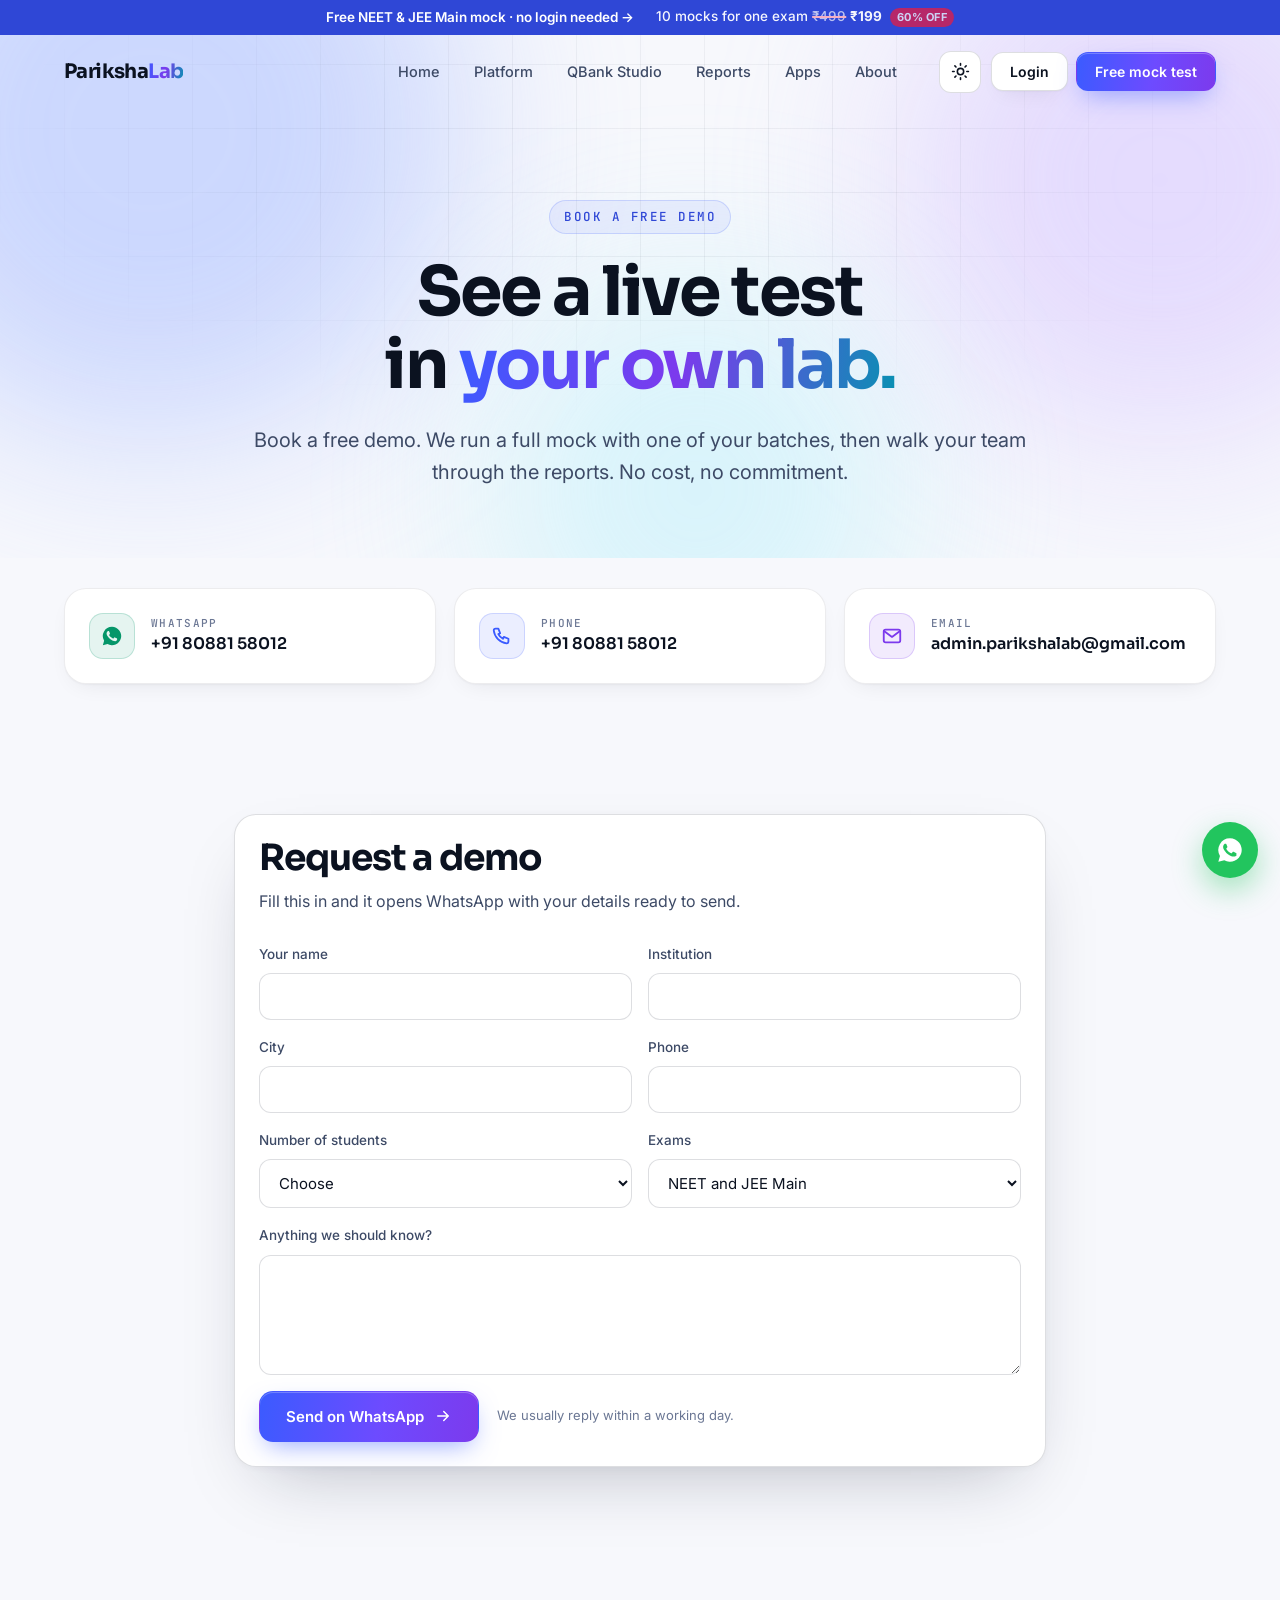
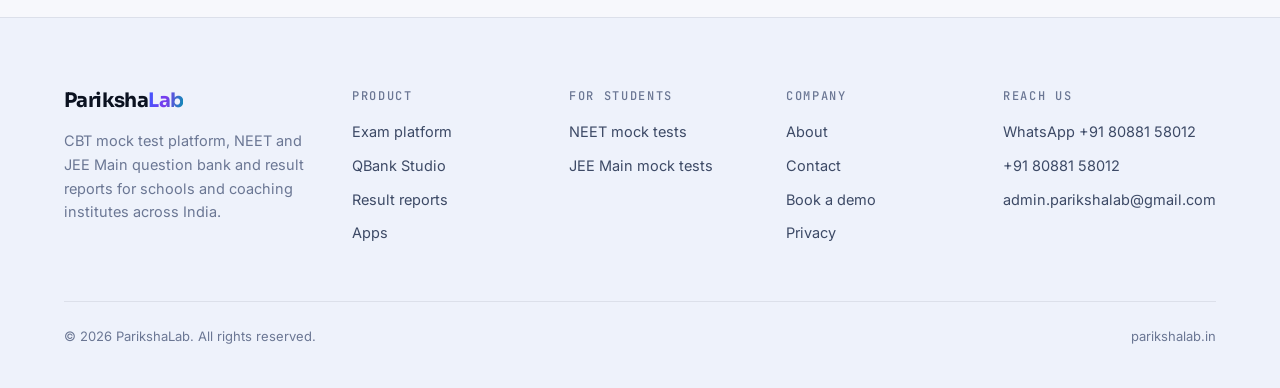
<file: contact.html>
<!DOCTYPE html>
<html lang="en">
<head>
<meta charset="utf-8">
<meta name="viewport" content="width=device-width, initial-scale=1, viewport-fit=cover">
<title>Book a Free Demo | ParikshaLab CBT Platform</title>
<meta name="description" content="Book a free ParikshaLab demo for your school or coaching institute. WhatsApp or call +91 80881 58012, or email admin.parikshalab@gmail.com.">
<meta name="theme-color" content="#f7f8fc">
<script>try{if(localStorage.getItem("pl-theme")==="dark")document.documentElement.setAttribute("data-theme","dark")}catch(e){}</script>
<meta name="robots" content="index, follow, max-image-preview:large">
<link rel="canonical" href="https://parikshalab.in/contact">
<meta property="og:title" content="Book a Free Demo | ParikshaLab CBT Platform">
<meta property="og:description" content="Book a free ParikshaLab demo for your school or coaching institute. WhatsApp or call +91 80881 58012, or email admin.parikshalab@gmail.com.">
<meta property="og:type" content="website">
<meta property="og:url" content="https://parikshalab.in/contact">
<meta property="og:image" content="https://parikshalab.in/assets/og-image.png">
<meta property="og:image:width" content="1200">
<meta property="og:image:height" content="630">
<meta property="og:site_name" content="ParikshaLab">
<meta property="og:locale" content="en_IN">
<meta name="twitter:card" content="summary_large_image">
<meta name="twitter:title" content="Book a Free Demo | ParikshaLab CBT Platform">
<meta name="twitter:description" content="Book a free ParikshaLab demo for your school or coaching institute. WhatsApp or call +91 80881 58012, or email admin.parikshalab@gmail.com.">
<meta name="twitter:image" content="https://parikshalab.in/assets/og-image.png">
<link rel="icon" href="data:image/svg+xml,<svg xmlns='http://www.w3.org/2000/svg' viewBox='0 0 32 32'><defs><linearGradient id='g' x1='0' y1='0' x2='1' y2='1'><stop offset='0' stop-color='%235b83ff'/><stop offset='1' stop-color='%239b6bff'/></linearGradient></defs><rect width='32' height='32' rx='9' fill='url(%23g)'/><path d='M10 23V9h6.5a4.5 4.5 0 0 1 0 9H13' stroke='white' stroke-width='2.8' fill='none' stroke-linecap='round' stroke-linejoin='round'/></svg>">
<link rel="preconnect" href="https://fonts.googleapis.com">
<link rel="preconnect" href="https://fonts.gstatic.com" crossorigin>
<link href="https://fonts.googleapis.com/css2?family=Sora:wght@500;600;700&family=Inter:wght@400;500;600&family=JetBrains+Mono:wght@500&display=swap" rel="stylesheet">
<link rel="stylesheet" href="styles.css">
<script async src="https://pagead2.googlesyndication.com/pagead/js/adsbygoogle.js?client=ca-pub-2831108778361226" crossorigin="anonymous"></script>
</head>
<body>
<div class="progress" aria-hidden="true"></div>
<header class="nav" id="nav">
  <div class="promo" role="region" aria-label="Free mock test offer"><div class="wrap promo-in"><a class="promo-free" href="https://test.parikshalab.in/free/" data-free>Free NEET &amp; JEE Main mock &middot; no login needed &rarr;</a><a class="promo-paid" href="https://test.parikshalab.in/signup/" data-paid>10 mocks for one exam <s class="was">&#8377;499</s> <b>&#8377;199</b> <span class="off">60% OFF</span></a></div></div>
  <div class="wrap nav-in">
    <a class="brand" href="index.html" aria-label="ParikshaLab home"><span>Pariksha<b>Lab</b></span></a>
    <nav class="links" id="links" aria-label="Main"><a href="index.html">Home</a><a href="platform.html">Platform</a><a href="qbank.html">QBank Studio</a><a href="reports.html">Reports</a><a href="apps.html">Apps</a><a href="about.html">About</a><a class="m-only" href="https://test.parikshalab.in/free/" data-free><b>Free mock test</b></a><a class="m-only" href="https://test.parikshalab.in/login/">Login</a></nav>
    <div class="nav-act">
      <button class="theme-btn" id="theme" type="button" aria-label="Switch to dark theme"><svg class="sun" viewBox="0 0 24 24" fill="none" stroke="currentColor" stroke-width="2" stroke-linecap="round"><circle cx="12" cy="12" r="4"/><path d="M12 2v2M12 20v2M4.9 4.9l1.4 1.4M17.7 17.7l1.4 1.4M2 12h2M20 12h2M4.9 19.1l1.4-1.4M17.7 6.3l1.4-1.4"/></svg><svg class="moon" viewBox="0 0 24 24" fill="none" stroke="currentColor" stroke-width="2" stroke-linecap="round" stroke-linejoin="round"><path d="M20 14.5A8 8 0 0 1 9.5 4a8 8 0 1 0 10.5 10.5z"/></svg></button>
      <div class="nav-cta"><a class="btn btn-ghost btn-sm" href="https://test.parikshalab.in/login/">Login</a><a class="btn btn-primary btn-sm" href="https://test.parikshalab.in/free/" data-free>Free mock test</a></div>
      <button class="burger" id="burger" aria-label="Menu" aria-expanded="false" aria-controls="links"><span></span><span></span><span></span></button>
    </div>
  </div>
</header>
<main>

<section class="page-hero">
  <div class="aurora" aria-hidden="true"><i></i><i></i><i></i></div><div class="gridbg" aria-hidden="true"></div>
  <div class="wrap z">
    <div class="sec-head center" style="margin-bottom:0" data-stagger>
      <h1><span class="kicker">Book a free demo</span>See a live test in <span class="grad">your own lab.</span></h1>
      <p class="lede">Book a free demo. We run a full mock with one of your batches, then walk your team through the reports. No cost, no commitment.</p>
      
    </div>
  </div>
</section>
<section style="padding-top:30px">
  <div class="wrap">
    <div class="contact-cards" data-stagger>
      <a class="card cc" href="https://wa.me/918088158012?text=Hello%20ParikshaLab%2C%20I%20would%20like%20a%20demo%20for%20my%20institution." target="_blank" rel="noopener"><span class="ic g"><svg viewBox="0 0 24 24" fill="currentColor" aria-hidden="true"><path d="M12 2a10 10 0 0 0-8.6 15.1L2 22l5.1-1.3A10 10 0 1 0 12 2zm5.8 14.2c-.2.7-1.4 1.3-2 1.4-.5.1-1.1.1-1.8-.1-.4-.1-1-.3-1.7-.6-3-1.3-4.9-4.3-5-4.5-.2-.2-1.2-1.6-1.2-3s.7-2.1 1-2.4c.2-.3.5-.4.7-.4h.5c.2 0 .4 0 .6.5l.8 2c.1.2.1.4 0 .5l-.3.5-.4.4c-.1.1-.3.3-.1.6.2.3.8 1.3 1.7 2.1 1.2 1 2.1 1.4 2.4 1.5.3.1.4.1.6-.1l.9-1c.2-.2.4-.2.6-.1l2 1c.2.1.4.2.4.3.1.2.1.7-.1 1.4z"/></svg></span><div><small>WhatsApp</small><b>+91 80881 58012</b></div></a>
      <a class="card cc" href="tel:+918088158012"><span class="ic"><svg viewBox="0 0 24 24" fill="none" stroke="currentColor" stroke-width="2" stroke-linecap="round" stroke-linejoin="round" aria-hidden="true"><path d="M5 4h3l2 5-2 1a11 11 0 0 0 5 5l1-2 5 2v3a2 2 0 0 1-2 2A16 16 0 0 1 3 6a2 2 0 0 1 2-2z"/></svg></span><div><small>Phone</small><b>+91 80881 58012</b></div></a>
      <a class="card cc" href="mailto:admin.parikshalab@gmail.com"><span class="ic v"><svg viewBox="0 0 24 24" fill="none" stroke="currentColor" stroke-width="2" stroke-linecap="round" stroke-linejoin="round" aria-hidden="true"><rect x="3" y="5" width="18" height="14" rx="2"/><path d="M4 7l8 6 8-6"/></svg></span><div><small>Email</small><b>admin.parikshalab@gmail.com</b></div></a>
    </div>
  </div>
</section>

<section style="padding-top:20px">
  <div class="wrap" style="max-width:860px">
    <div class="panel" data-reveal>
      <h2 style="font-size:clamp(26px,3vw,36px)">Request a demo</h2>
      <p class="muted" style="margin:10px 0 28px">Fill this in and it opens WhatsApp with your details ready to send.</p>
      <form class="enquiry" id="enquiry">
        <label>Your name<input name="name" required autocomplete="name"></label>
        <label>Institution<input name="institution" required autocomplete="organization"></label>
        <label>City<input name="city" autocomplete="address-level2"></label>
        <label>Phone<input name="phone" type="tel" autocomplete="tel"></label>
        <label>Number of students<select name="students"><option value="">Choose</option><option>Under 100</option><option>100 to 500</option><option>500 to 2,000</option><option>Over 2,000</option></select></label>
        <label>Exams<select name="exams"><option>NEET and JEE Main</option><option>NEET only</option><option>JEE Main only</option></select></label>
        <label class="full">Anything we should know?<textarea name="message"></textarea></label>
        <div class="full" style="display:flex;align-items:center;gap:18px;flex-wrap:wrap"><button class="btn btn-primary" type="submit">Send on WhatsApp <svg viewBox="0 0 24 24" fill="none" stroke="currentColor" stroke-width="2" stroke-linecap="round" stroke-linejoin="round" aria-hidden="true"><path d="M5 12h14M13 6l6 6-6 6"/></svg></button><span class="form-note">We usually reply within a working day.</span></div>
      </form>
    </div>
  </div>
</section>

</main>
<footer>
  <div class="wrap">
    <div class="foot">
      <div>
        <a class="brand" href="index.html"><span>Pariksha<b>Lab</b></span></a>
        <p>CBT mock test platform, NEET and JEE Main question bank and result reports for schools and coaching institutes across India.</p>
      </div>
      <div><h4>Product</h4><ul><li><a href="platform.html">Exam platform</a></li><li><a href="qbank.html">QBank Studio</a></li><li><a href="reports.html">Result reports</a></li><li><a href="apps.html">Apps</a></li></ul></div>
      <div><h4>For students</h4><ul><li><a href="neet-mock-test.html">NEET mock tests</a></li><li><a href="jee-main-mock-test.html">JEE Main mock tests</a></li></ul></div>
      <div><h4>Company</h4><ul><li><a href="about.html">About</a></li><li><a href="contact.html">Contact</a></li><li><a href="contact.html">Book a demo</a></li><li><a href="privacy.html">Privacy</a></li></ul></div>
      <div><h4>Reach us</h4><ul><li><a href="https://wa.me/918088158012?text=Hello%20ParikshaLab%2C%20I%20would%20like%20a%20demo%20for%20my%20institution." target="_blank" rel="noopener">WhatsApp +91 80881 58012</a></li><li><a href="tel:+918088158012">+91 80881 58012</a></li><li><a href="mailto:admin.parikshalab@gmail.com">admin.parikshalab@gmail.com</a></li></ul></div>
    </div>
    <div class="fine"><span>&copy; <span id="yr">2026</span> ParikshaLab. All rights reserved.</span><span>parikshalab.in</span></div>
  </div>
</footer>
<a class="fab" href="https://wa.me/918088158012?text=Hello%20ParikshaLab%2C%20I%20would%20like%20a%20demo%20for%20my%20institution." target="_blank" rel="noopener" aria-label="Chat on WhatsApp"><svg viewBox="0 0 24 24" aria-hidden="true"><path d="M12 2a10 10 0 0 0-8.6 15.1L2 22l5.1-1.3A10 10 0 1 0 12 2zm5.8 14.2c-.2.7-1.4 1.3-2 1.4-.5.1-1.1.1-1.8-.1-.4-.1-1-.3-1.7-.6-3-1.3-4.9-4.3-5-4.5-.2-.2-1.2-1.6-1.2-3s.7-2.1 1-2.4c.2-.3.5-.4.7-.4h.5c.2 0 .4 0 .6.5l.8 2c.1.2.1.4 0 .5l-.3.5-.4.4c-.1.1-.3.3-.1.6.2.3.8 1.3 1.7 2.1 1.2 1 2.1 1.4 2.4 1.5.3.1.4.1.6-.1l.9-1c.2-.2.4-.2.6-.1l2 1c.2.1.4.2.4.3.1.2.1.7-.1 1.4z"/></svg></a>
<script src="script.js"></script>
</body>
</html>
</file>
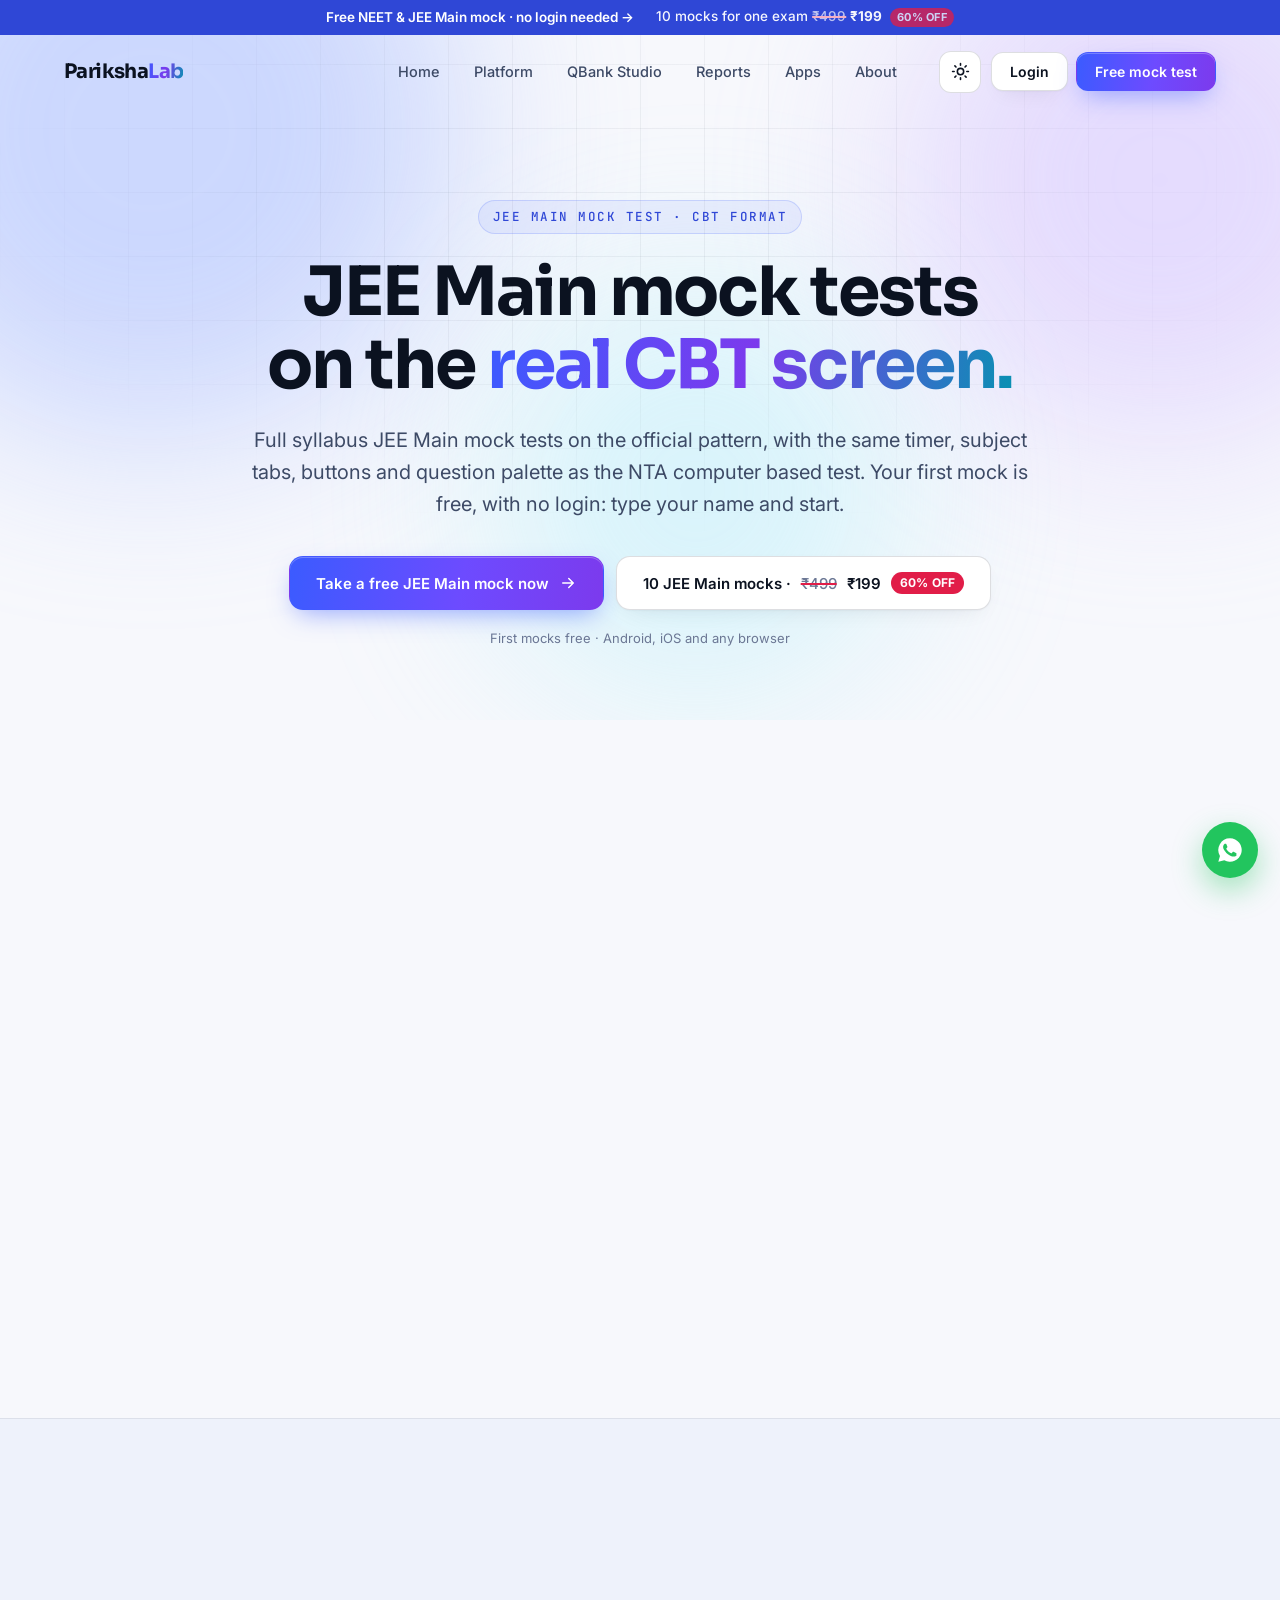
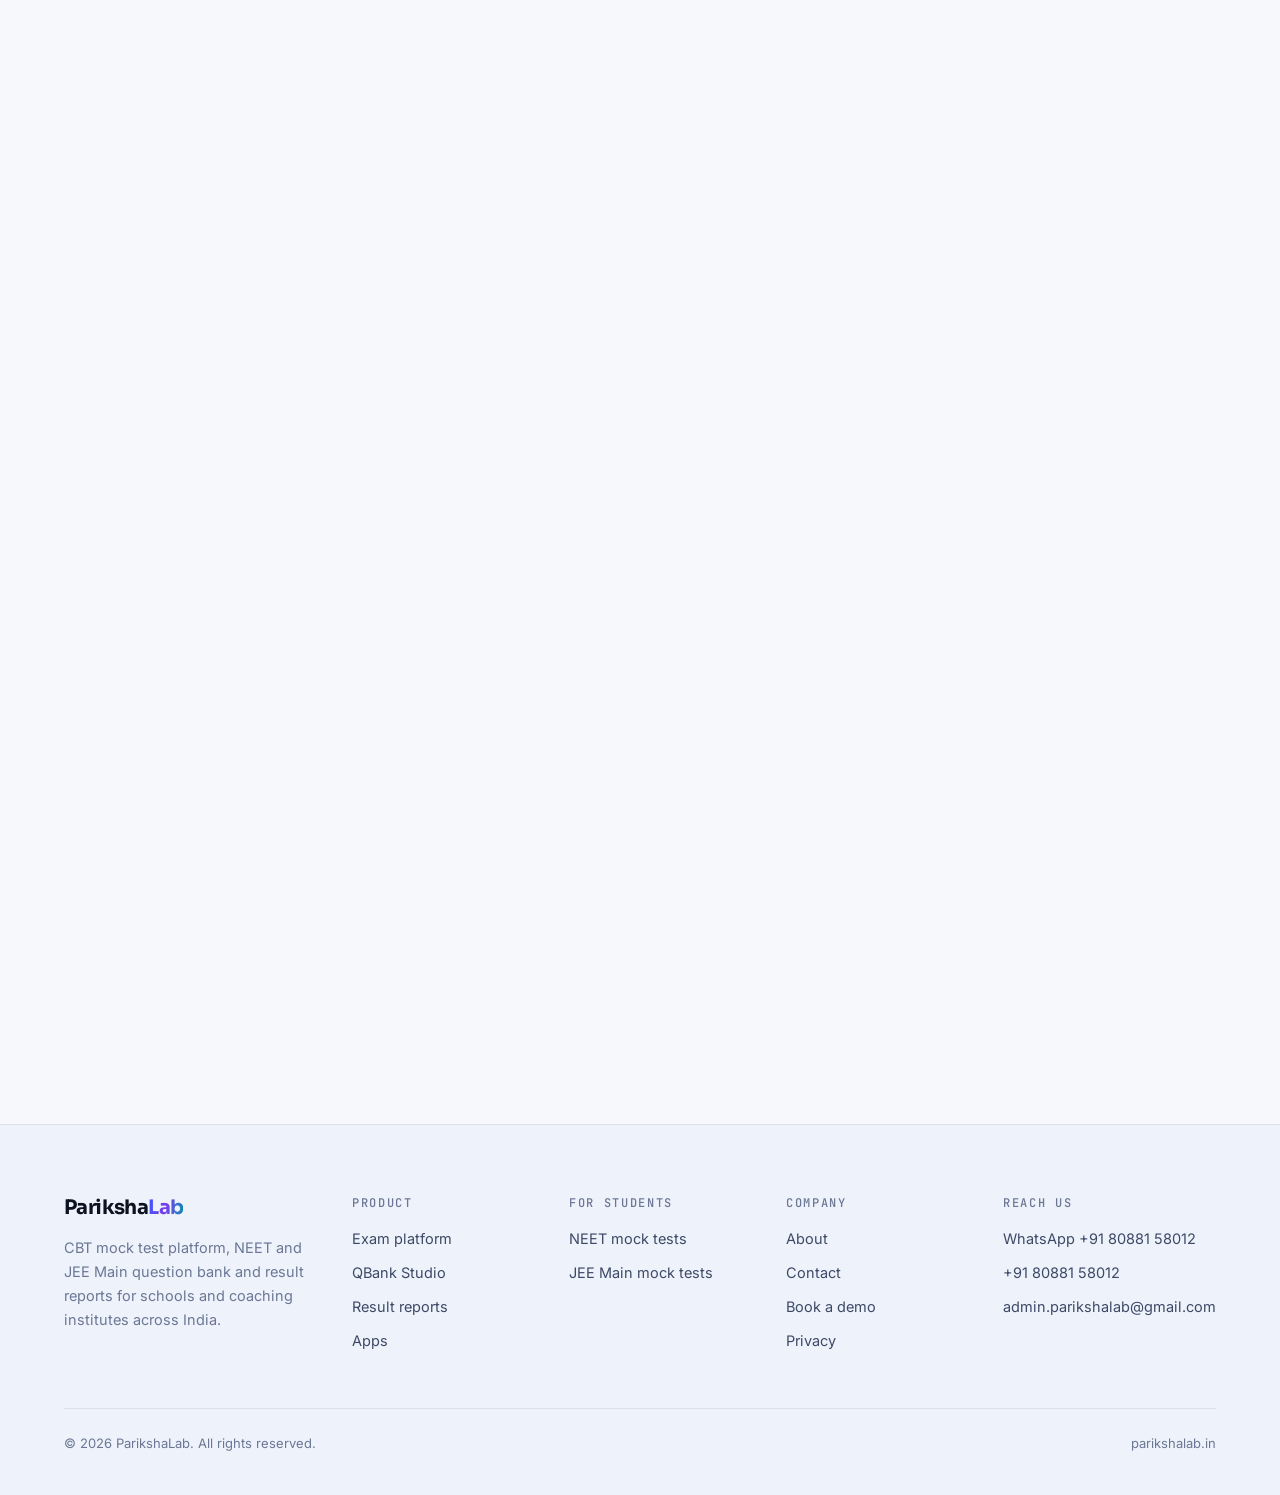
<file: jee-main-mock-test.html>
<!DOCTYPE html>
<html lang="en">
<head>
<meta charset="utf-8">
<meta name="viewport" content="width=device-width, initial-scale=1, viewport-fit=cover">
<title>Free JEE Main Mock Test 2027 in CBT Format, NTA Pattern | ParikshaLab</title>
<meta name="description" content="Free full syllabus JEE Main mock tests on an NTA-style computer based test screen: 75 questions, MCQ and numerical, 300 marks, instant results with subject split and time per question. No login needed.">
<meta name="theme-color" content="#f7f8fc">
<script>try{if(localStorage.getItem("pl-theme")==="dark")document.documentElement.setAttribute("data-theme","dark")}catch(e){}</script>
<meta name="robots" content="index, follow, max-image-preview:large">
<link rel="canonical" href="https://parikshalab.in/jee-main-mock-test">
<meta property="og:title" content="Free JEE Main Mock Test 2027 in CBT Format, NTA Pattern | ParikshaLab">
<meta property="og:description" content="Free full syllabus JEE Main mock tests on an NTA-style computer based test screen: 75 questions, MCQ and numerical, 300 marks, instant results with subject split and time per question. No login needed.">
<meta property="og:type" content="website">
<meta property="og:url" content="https://parikshalab.in/jee-main-mock-test">
<meta property="og:image" content="https://parikshalab.in/assets/og-image.png">
<meta property="og:image:width" content="1200">
<meta property="og:image:height" content="630">
<meta property="og:site_name" content="ParikshaLab">
<meta property="og:locale" content="en_IN">
<meta name="twitter:card" content="summary_large_image">
<meta name="twitter:title" content="Free JEE Main Mock Test 2027 in CBT Format, NTA Pattern | ParikshaLab">
<meta name="twitter:description" content="Free full syllabus JEE Main mock tests on an NTA-style computer based test screen: 75 questions, MCQ and numerical, 300 marks, instant results with subject split and time per question. No login needed.">
<meta name="twitter:image" content="https://parikshalab.in/assets/og-image.png">
<script type="application/ld+json">{"@context": "https://schema.org", "@graph": [{"@type": "FAQPage", "mainEntity": [{"@type": "Question", "name": "Are the JEE Main mock tests free?", "acceptedAnswer": {"@type": "Answer", "text": "Yes, one full JEE Main mock is free and needs no login: open test.parikshalab.in/free/jee, type your name and start. After it, a series of 10 more JEE Main mocks with a report card after every test costs ₹199 including all taxes."}}, {"@type": "Question", "name": "Is JEE Main a computer based test?", "acceptedAnswer": {"@type": "Answer", "text": "Yes. NTA conducts JEE Main as a computer based test (CBT). ParikshaLab mocks use the same kind of screen: candidate details, a live timer, subject tabs, the four NTA buttons and a five-state question palette."}}, {"@type": "Question", "name": "What is the JEE Main paper pattern?", "acceptedAnswer": {"@type": "Answer", "text": "75 questions across Physics, Chemistry and Mathematics, 20 multiple choice and 5 numerical answer questions per subject, in 180 minutes, with +4 for a correct answer and -1 for a wrong one, for a total of 300 marks. Always confirm the latest pattern in the official NTA information bulletin."}}, {"@type": "Question", "name": "Can I practise numerical answer questions?", "acceptedAnswer": {"@type": "Answer", "text": "Yes. Numerical value questions are entered on screen exactly as in the real CBT, and equations and graphs are typeset so they read the way the paper prints them."}}, {"@type": "Question", "name": "What do I get after each mock test?", "acceptedAnswer": {"@type": "Answer", "text": "Your score the moment you submit, a result PDF, every question with your answer and the correct key, marks lost to negative marking, a subject-wise split and the time you spent on each question."}}]}, {"@type": "BreadcrumbList", "itemListElement": [{"@type": "ListItem", "position": 1, "name": "Home", "item": "https://parikshalab.in/"}, {"@type": "ListItem", "position": 2, "name": "JEE Main mock test", "item": "https://parikshalab.in/jee-main-mock-test"}]}]}</script>
<link rel="icon" href="data:image/svg+xml,<svg xmlns='http://www.w3.org/2000/svg' viewBox='0 0 32 32'><defs><linearGradient id='g' x1='0' y1='0' x2='1' y2='1'><stop offset='0' stop-color='%235b83ff'/><stop offset='1' stop-color='%239b6bff'/></linearGradient></defs><rect width='32' height='32' rx='9' fill='url(%23g)'/><path d='M10 23V9h6.5a4.5 4.5 0 0 1 0 9H13' stroke='white' stroke-width='2.8' fill='none' stroke-linecap='round' stroke-linejoin='round'/></svg>">
<link rel="preconnect" href="https://fonts.googleapis.com">
<link rel="preconnect" href="https://fonts.gstatic.com" crossorigin>
<link href="https://fonts.googleapis.com/css2?family=Sora:wght@500;600;700&family=Inter:wght@400;500;600&family=JetBrains+Mono:wght@500&display=swap" rel="stylesheet">
<link rel="stylesheet" href="styles.css">
<script async src="https://pagead2.googlesyndication.com/pagead/js/adsbygoogle.js?client=ca-pub-2831108778361226" crossorigin="anonymous"></script>
</head>
<body>
<div class="progress" aria-hidden="true"></div>
<header class="nav" id="nav">
  <div class="promo" role="region" aria-label="Free mock test offer"><div class="wrap promo-in"><a class="promo-free" href="https://test.parikshalab.in/free/" data-free>Free NEET &amp; JEE Main mock &middot; no login needed &rarr;</a><a class="promo-paid" href="https://test.parikshalab.in/signup/" data-paid>10 mocks for one exam <s class="was">&#8377;499</s> <b>&#8377;199</b> <span class="off">60% OFF</span></a></div></div>
  <div class="wrap nav-in">
    <a class="brand" href="index.html" aria-label="ParikshaLab home"><span>Pariksha<b>Lab</b></span></a>
    <nav class="links" id="links" aria-label="Main"><a href="index.html">Home</a><a href="platform.html">Platform</a><a href="qbank.html">QBank Studio</a><a href="reports.html">Reports</a><a href="apps.html">Apps</a><a href="about.html">About</a><a class="m-only" href="https://test.parikshalab.in/free/" data-free><b>Free mock test</b></a><a class="m-only" href="https://test.parikshalab.in/login/">Login</a></nav>
    <div class="nav-act">
      <button class="theme-btn" id="theme" type="button" aria-label="Switch to dark theme"><svg class="sun" viewBox="0 0 24 24" fill="none" stroke="currentColor" stroke-width="2" stroke-linecap="round"><circle cx="12" cy="12" r="4"/><path d="M12 2v2M12 20v2M4.9 4.9l1.4 1.4M17.7 17.7l1.4 1.4M2 12h2M20 12h2M4.9 19.1l1.4-1.4M17.7 6.3l1.4-1.4"/></svg><svg class="moon" viewBox="0 0 24 24" fill="none" stroke="currentColor" stroke-width="2" stroke-linecap="round" stroke-linejoin="round"><path d="M20 14.5A8 8 0 0 1 9.5 4a8 8 0 1 0 10.5 10.5z"/></svg></button>
      <div class="nav-cta"><a class="btn btn-ghost btn-sm" href="https://test.parikshalab.in/login/">Login</a><a class="btn btn-primary btn-sm" href="https://test.parikshalab.in/free/" data-free>Free mock test</a></div>
      <button class="burger" id="burger" aria-label="Menu" aria-expanded="false" aria-controls="links"><span></span><span></span><span></span></button>
    </div>
  </div>
</header>
<main>

<section class="page-hero">
  <div class="aurora" aria-hidden="true"><i></i><i></i><i></i></div><div class="gridbg" aria-hidden="true"></div>
  <div class="wrap z">
    <div class="sec-head center" style="margin-bottom:0" data-stagger>
      <h1><span class="kicker">JEE Main mock test &middot; CBT format</span>JEE Main mock tests on the <span class="grad">real CBT screen.</span></h1>
      <p class="lede">Full syllabus JEE Main mock tests on the official pattern, with the same timer, subject tabs, buttons and question palette as the NTA computer based test. Your first mock is free, with no login: type your name and start.</p>
      <div class="hero-cta" style="justify-content:center"><a class="btn btn-primary" href="https://test.parikshalab.in/free/jee/">Take a free JEE Main mock now <svg viewBox="0 0 24 24" fill="none" stroke="currentColor" stroke-width="2" stroke-linecap="round" stroke-linejoin="round" aria-hidden="true"><path d="M5 12h14M13 6l6 6-6 6"/></svg></a><a class="btn btn-ghost" href="https://test.parikshalab.in/signup/?exam=JEE">10 JEE Main mocks &middot; <s class="was">&#8377;499</s> &#8377;199 <span class="off">60% OFF</span></a></div><p class="form-note" style="margin-top:18px">First mocks free &middot; Android, iOS and any browser</p>
    </div>
  </div>
</section>
<section id="screen" style="padding-top:40px">
  <div class="wrap split">
    <div class="stage" data-tilt data-reveal="zoom">
      <div class="glow-ring"></div>
      <div class="laptop"><div class="bar"><i></i><i></i><i></i><span>JEE Main Full Syllabus Mock</span></div><div class="scr"><img src="assets/shots/b-04_jee_palette_in_use-1600.webp" srcset="assets/shots/b-04_jee_palette_in_use-900.webp 900w, assets/shots/b-04_jee_palette_in_use-1600.webp 1600w" sizes="(max-width: 1080px) 94vw, 720px" width="1600" height="1000" alt="JEE Main CBT mock test with a graph based question and the NTA-style question palette" loading="lazy" decoding="async"></div></div>
    </div>
    <div data-reveal>
      <h2>Practise on the screen you will face.</h2>
      <p class="lede">Many marks lost in a JEE Main mock are not about the syllabus. They go to time pressure, unfamiliar buttons and careless negative marking. A computer based mock fixes that before exam day.</p>
      <ul class="ticks">
        <li><span><b>NTA-style interface.</b> Save &amp; Next, Mark for Review, Clear Response and a live timer, exactly where you expect them.</span></li>
        <li><span><b>Five-state question palette.</b> Answered, not answered, marked and not visited, with live counts.</span></li>
        <li><span><b>Hard, checked questions.</b> Every question solved again and matched to the JEE (Main) syllabus, with a worked solution.</span></li>
        <li><span><b>Instant result analysis.</b> Score, subject split, negative marks and time on every question.</span></li>
      </ul>
    </div>
  </div>
</section>

<section class="band">
  <div class="wrap">
    <div class="sec-head center" data-reveal>
      <h2>The JEE Main pattern, <span class="grad">in every mock.</span></h2>
    </div>
    <div class="spec" data-stagger>
      <div class="card"><span class="tag">JEE Main mock test</span><dl><dt>Questions</dt><dd>75 (60 MCQ + 15 numerical)</dd><dt>Subjects</dt><dd>Physics, Chemistry, Mathematics</dd><dt>Duration</dt><dd>180 minutes</dd><dt>Marking</dt><dd>+4 / &minus;1</dd><dt>Total</dt><dd>300 marks</dd></dl></div>
      <div class="card"><span class="tag v">After you submit</span><dl><dt>Score</dt><dd>Instantly</dd><dt>Result PDF</dt><dd>One tap</dd><dt>Answer review</dt><dd>Every question</dd><dt>Subject split</dt><dd>Yes</dd><dt>Time per question</dt><dd>Yes</dd></dl></div>
    </div>
  </div>
</section>

<section>
  <div class="wrap split rev">
    <div class="fan" data-reveal="zoom">
      <div class="phone"><img src="assets/shots/p-05_jee_mathematics.webp" width="560" height="1206" alt="JEE Main mathematics question in the mock test app on a phone" loading="lazy" decoding="async"></div>
      <div class="phone"><img src="assets/shots/p-04_jee_palette_open.webp" width="560" height="1206" alt="Question palette open on a phone during a mock test" loading="lazy" decoding="async"></div>
    </div>
    <div data-reveal>
      <h2>Your phone is enough.</h2>
      <p class="lede">Take a full mock on Android, iOS or any browser. Answers are saved on every click, and if your battery dies you pick up exactly where you left off.</p>
      <div class="hero-cta"><a class="btn btn-primary" href="https://test.parikshalab.in/free/jee/">Take a free JEE Main mock now <svg viewBox="0 0 24 24" fill="none" stroke="currentColor" stroke-width="2" stroke-linecap="round" stroke-linejoin="round" aria-hidden="true"><path d="M5 12h14M13 6l6 6-6 6"/></svg></a></div>
      <p class="muted" style="margin-top:22px">Preparing for both? <a class="link-arrow" href="neet-mock-test.html">See NEET mock tests <svg viewBox="0 0 24 24" fill="none" stroke="currentColor" stroke-width="2" stroke-linecap="round" stroke-linejoin="round" aria-hidden="true"><path d="M5 12h14M13 6l6 6-6 6"/></svg></a></p>
    </div>
  </div>
</section>

<section>
  <div class="wrap" style="max-width:860px">
    <div class="sec-head center" data-reveal><h2>JEE Main mock test questions</h2></div>
    <div class="faq" data-reveal><details class="faq-item"><summary>Are the JEE Main mock tests free?</summary><p>Yes, one full JEE Main mock is free and needs no login: open test.parikshalab.in/free/jee, type your name and start. After it, a series of 10 more JEE Main mocks with a report card after every test costs ₹199 including all taxes.</p></details><details class="faq-item"><summary>Is JEE Main a computer based test?</summary><p>Yes. NTA conducts JEE Main as a computer based test (CBT). ParikshaLab mocks use the same kind of screen: candidate details, a live timer, subject tabs, the four NTA buttons and a five-state question palette.</p></details><details class="faq-item"><summary>What is the JEE Main paper pattern?</summary><p>75 questions across Physics, Chemistry and Mathematics, 20 multiple choice and 5 numerical answer questions per subject, in 180 minutes, with +4 for a correct answer and &minus;1 for a wrong one, for a total of 300 marks. Always confirm the latest pattern in the official NTA information bulletin.</p></details><details class="faq-item"><summary>Can I practise numerical answer questions?</summary><p>Yes. Numerical value questions are entered on screen exactly as in the real CBT, and equations and graphs are typeset so they read the way the paper prints them.</p></details><details class="faq-item"><summary>What do I get after each mock test?</summary><p>Your score the moment you submit, a result PDF, every question with your answer and the correct key, marks lost to negative marking, a subject-wise split and the time you spent on each question.</p></details></div>
  </div>
</section>
<section style="padding-top:20px">
  <div class="wrap">
    <div class="cta" data-reveal="zoom">
      <h2>Run a coaching institute or school?</h2>
      <p>Give every batch JEE Main mock tests under your own name, built from our question bank and yours, with reports for every student.</p>
      <div class="hero-cta"><a class="btn btn-primary" href="contact.html">Book a campus demo <svg viewBox="0 0 24 24" fill="none" stroke="currentColor" stroke-width="2" stroke-linecap="round" stroke-linejoin="round" aria-hidden="true"><path d="M5 12h14M13 6l6 6-6 6"/></svg></a><a class="btn btn-ghost" href="index.html">ParikshaLab for institutes</a></div>
    </div>
  </div>
</section>

</main>
<footer>
  <div class="wrap">
    <div class="foot">
      <div>
        <a class="brand" href="index.html"><span>Pariksha<b>Lab</b></span></a>
        <p>CBT mock test platform, NEET and JEE Main question bank and result reports for schools and coaching institutes across India.</p>
      </div>
      <div><h4>Product</h4><ul><li><a href="platform.html">Exam platform</a></li><li><a href="qbank.html">QBank Studio</a></li><li><a href="reports.html">Result reports</a></li><li><a href="apps.html">Apps</a></li></ul></div>
      <div><h4>For students</h4><ul><li><a href="neet-mock-test.html">NEET mock tests</a></li><li><a href="jee-main-mock-test.html">JEE Main mock tests</a></li></ul></div>
      <div><h4>Company</h4><ul><li><a href="about.html">About</a></li><li><a href="contact.html">Contact</a></li><li><a href="contact.html">Book a demo</a></li><li><a href="privacy.html">Privacy</a></li></ul></div>
      <div><h4>Reach us</h4><ul><li><a href="https://wa.me/918088158012?text=Hello%20ParikshaLab%2C%20I%20would%20like%20a%20demo%20for%20my%20institution." target="_blank" rel="noopener">WhatsApp +91 80881 58012</a></li><li><a href="tel:+918088158012">+91 80881 58012</a></li><li><a href="mailto:admin.parikshalab@gmail.com">admin.parikshalab@gmail.com</a></li></ul></div>
    </div>
    <div class="fine"><span>&copy; <span id="yr">2026</span> ParikshaLab. All rights reserved.</span><span>parikshalab.in</span></div>
  </div>
</footer>
<a class="fab" href="https://wa.me/918088158012?text=Hello%20ParikshaLab%2C%20I%20would%20like%20a%20demo%20for%20my%20institution." target="_blank" rel="noopener" aria-label="Chat on WhatsApp"><svg viewBox="0 0 24 24" aria-hidden="true"><path d="M12 2a10 10 0 0 0-8.6 15.1L2 22l5.1-1.3A10 10 0 1 0 12 2zm5.8 14.2c-.2.7-1.4 1.3-2 1.4-.5.1-1.1.1-1.8-.1-.4-.1-1-.3-1.7-.6-3-1.3-4.9-4.3-5-4.5-.2-.2-1.2-1.6-1.2-3s.7-2.1 1-2.4c.2-.3.5-.4.7-.4h.5c.2 0 .4 0 .6.5l.8 2c.1.2.1.4 0 .5l-.3.5-.4.4c-.1.1-.3.3-.1.6.2.3.8 1.3 1.7 2.1 1.2 1 2.1 1.4 2.4 1.5.3.1.4.1.6-.1l.9-1c.2-.2.4-.2.6-.1l2 1c.2.1.4.2.4.3.1.2.1.7-.1 1.4z"/></svg></a>
<script src="script.js"></script>
</body>
</html>
</file>
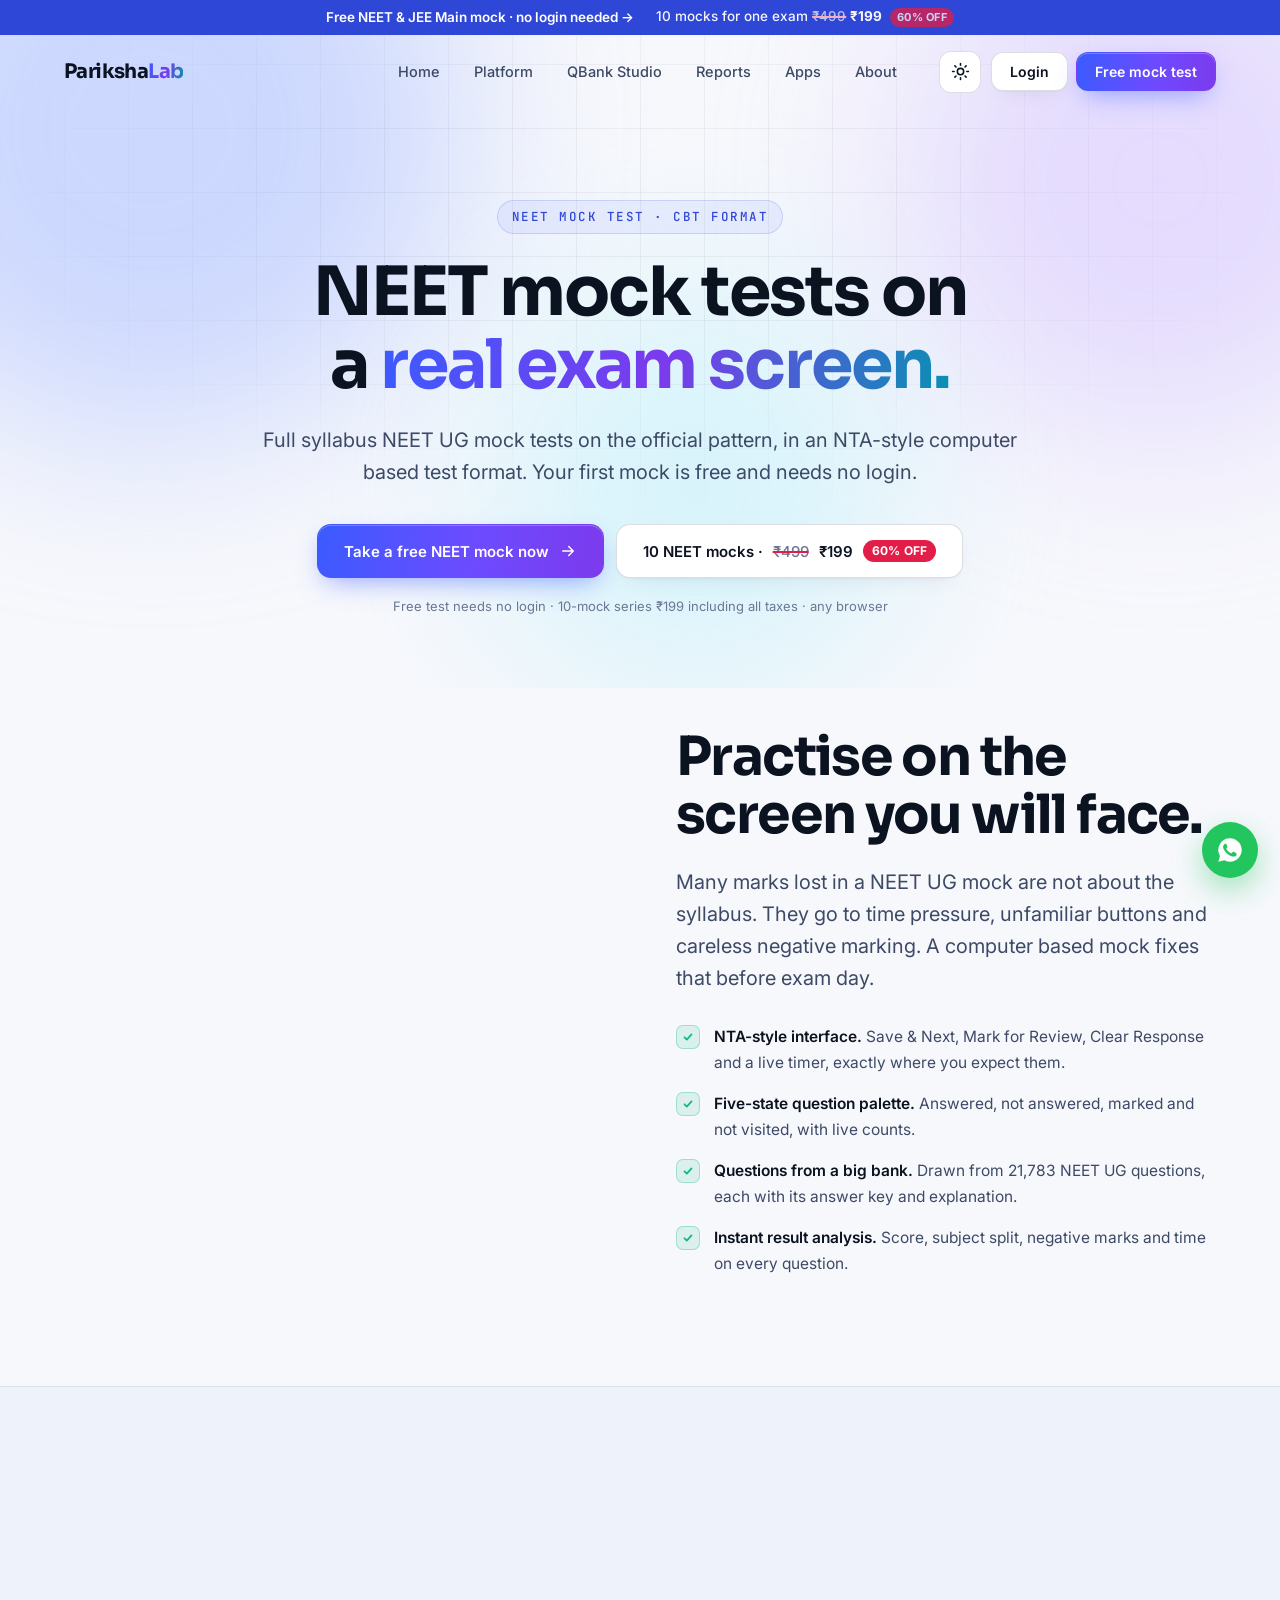
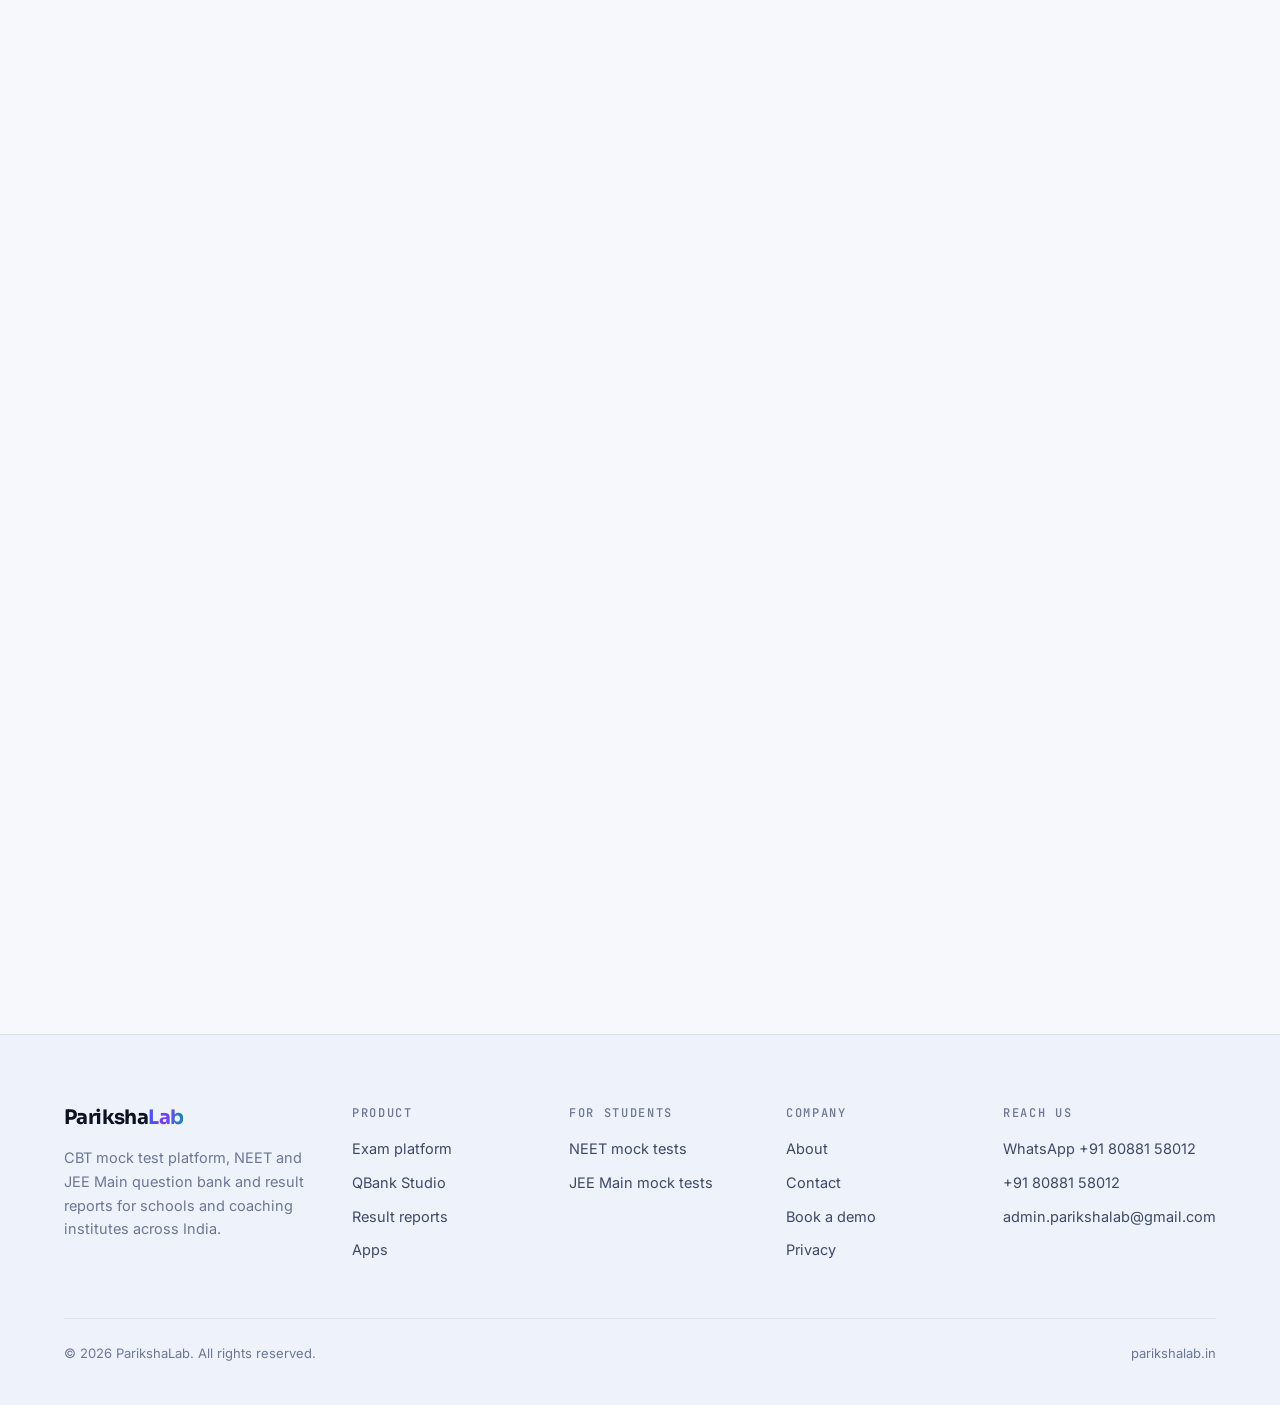
<file: neet-mock-test.html>
<!DOCTYPE html>
<html lang="en">
<head>
<meta charset="utf-8">
<meta name="viewport" content="width=device-width, initial-scale=1, viewport-fit=cover">
<title>Free NEET Mock Test 2027 in CBT Format, NTA Pattern | ParikshaLab</title>
<meta name="description" content="Free full syllabus NEET UG mock tests on an NTA-style computer based test screen: 180 questions, 720 marks, +4/-1 marking, instant results with subject split and time per question. Take one free, no login needed.">
<meta name="theme-color" content="#f7f8fc">
<script>try{if(localStorage.getItem("pl-theme")==="dark")document.documentElement.setAttribute("data-theme","dark")}catch(e){}</script>
<meta name="robots" content="index, follow, max-image-preview:large">
<link rel="canonical" href="https://parikshalab.in/neet-mock-test">
<meta property="og:title" content="Free NEET Mock Test 2027 in CBT Format, NTA Pattern | ParikshaLab">
<meta property="og:description" content="Free full syllabus NEET UG mock tests on an NTA-style computer based test screen: 180 questions, 720 marks, +4/-1 marking, instant results with subject split and time per question. Take one free, no login needed.">
<meta property="og:type" content="website">
<meta property="og:url" content="https://parikshalab.in/neet-mock-test">
<meta property="og:image" content="https://parikshalab.in/assets/og-image.png">
<meta property="og:image:width" content="1200">
<meta property="og:image:height" content="630">
<meta property="og:site_name" content="ParikshaLab">
<meta property="og:locale" content="en_IN">
<meta name="twitter:card" content="summary_large_image">
<meta name="twitter:title" content="Free NEET Mock Test 2027 in CBT Format, NTA Pattern | ParikshaLab">
<meta name="twitter:description" content="Free full syllabus NEET UG mock tests on an NTA-style computer based test screen: 180 questions, 720 marks, +4/-1 marking, instant results with subject split and time per question. Take one free, no login needed.">
<meta name="twitter:image" content="https://parikshalab.in/assets/og-image.png">
<script type="application/ld+json">{"@context": "https://schema.org", "@graph": [{"@type": "FAQPage", "mainEntity": [{"@type": "Question", "name": "Are the NEET mock tests free?", "acceptedAnswer": {"@type": "Answer", "text": "Yes, one full NEET mock is free and needs no login: open test.parikshalab.in/free/neet, type your name and start. After it, a series of 10 more NEET mocks with a report card after every test costs ₹199 including all taxes."}}, {"@type": "Question", "name": "Is NEET UG a computer based test?", "acceptedAnswer": {"@type": "Answer", "text": "NTA announces the exam mode for each year in the official NEET UG information bulletin, so check neet.nta.nic.in for the current mode. ParikshaLab NEET mocks follow the official paper pattern of 180 questions and 720 marks in a computer based format, so they build your speed and accuracy either way."}}, {"@type": "Question", "name": "What is the NEET UG exam pattern?", "acceptedAnswer": {"@type": "Answer", "text": "180 multiple choice questions across Physics, Chemistry, Botany and Zoology, 180 minutes, +4 for a correct answer and -1 for a wrong one, for a total of 720 marks."}}, {"@type": "Question", "name": "Can I take the mock test on my phone?", "acceptedAnswer": {"@type": "Answer", "text": "Yes. The mocks run in the Android and iOS apps and in any modern browser, and your answers are saved on every click, so a dropped connection costs nothing."}}, {"@type": "Question", "name": "What do I get after each mock test?", "acceptedAnswer": {"@type": "Answer", "text": "Your score the moment you submit, a result PDF, every question with your answer and the correct key, marks lost to negative marking, a subject-wise split and the time you spent on each question."}}]}, {"@type": "BreadcrumbList", "itemListElement": [{"@type": "ListItem", "position": 1, "name": "Home", "item": "https://parikshalab.in/"}, {"@type": "ListItem", "position": 2, "name": "NEET UG mock test", "item": "https://parikshalab.in/neet-mock-test"}]}]}</script>
<link rel="icon" href="data:image/svg+xml,<svg xmlns='http://www.w3.org/2000/svg' viewBox='0 0 32 32'><defs><linearGradient id='g' x1='0' y1='0' x2='1' y2='1'><stop offset='0' stop-color='%235b83ff'/><stop offset='1' stop-color='%239b6bff'/></linearGradient></defs><rect width='32' height='32' rx='9' fill='url(%23g)'/><path d='M10 23V9h6.5a4.5 4.5 0 0 1 0 9H13' stroke='white' stroke-width='2.8' fill='none' stroke-linecap='round' stroke-linejoin='round'/></svg>">
<link rel="preconnect" href="https://fonts.googleapis.com">
<link rel="preconnect" href="https://fonts.gstatic.com" crossorigin>
<link href="https://fonts.googleapis.com/css2?family=Sora:wght@500;600;700&family=Inter:wght@400;500;600&family=JetBrains+Mono:wght@500&display=swap" rel="stylesheet">
<link rel="stylesheet" href="styles.css">
<script async src="https://pagead2.googlesyndication.com/pagead/js/adsbygoogle.js?client=ca-pub-2831108778361226" crossorigin="anonymous"></script>
</head>
<body>
<div class="progress" aria-hidden="true"></div>
<header class="nav" id="nav">
  <div class="promo" role="region" aria-label="Free mock test offer"><div class="wrap promo-in"><a class="promo-free" href="https://test.parikshalab.in/free/" data-free>Free NEET &amp; JEE Main mock &middot; no login needed &rarr;</a><a class="promo-paid" href="https://test.parikshalab.in/signup/" data-paid>10 mocks for one exam <s class="was">&#8377;499</s> <b>&#8377;199</b> <span class="off">60% OFF</span></a></div></div>
  <div class="wrap nav-in">
    <a class="brand" href="index.html" aria-label="ParikshaLab home"><span>Pariksha<b>Lab</b></span></a>
    <nav class="links" id="links" aria-label="Main"><a href="index.html">Home</a><a href="platform.html">Platform</a><a href="qbank.html">QBank Studio</a><a href="reports.html">Reports</a><a href="apps.html">Apps</a><a href="about.html">About</a><a class="m-only" href="https://test.parikshalab.in/free/" data-free><b>Free mock test</b></a><a class="m-only" href="https://test.parikshalab.in/login/">Login</a></nav>
    <div class="nav-act">
      <button class="theme-btn" id="theme" type="button" aria-label="Switch to dark theme"><svg class="sun" viewBox="0 0 24 24" fill="none" stroke="currentColor" stroke-width="2" stroke-linecap="round"><circle cx="12" cy="12" r="4"/><path d="M12 2v2M12 20v2M4.9 4.9l1.4 1.4M17.7 17.7l1.4 1.4M2 12h2M20 12h2M4.9 19.1l1.4-1.4M17.7 6.3l1.4-1.4"/></svg><svg class="moon" viewBox="0 0 24 24" fill="none" stroke="currentColor" stroke-width="2" stroke-linecap="round" stroke-linejoin="round"><path d="M20 14.5A8 8 0 0 1 9.5 4a8 8 0 1 0 10.5 10.5z"/></svg></button>
      <div class="nav-cta"><a class="btn btn-ghost btn-sm" href="https://test.parikshalab.in/login/">Login</a><a class="btn btn-primary btn-sm" href="https://test.parikshalab.in/free/" data-free>Free mock test</a></div>
      <button class="burger" id="burger" aria-label="Menu" aria-expanded="false" aria-controls="links"><span></span><span></span><span></span></button>
    </div>
  </div>
</header>
<main>

<section class="page-hero">
  <div class="aurora" aria-hidden="true"><i></i><i></i><i></i></div><div class="gridbg" aria-hidden="true"></div>
  <div class="wrap z">
    <div class="sec-head center" style="margin-bottom:0" data-stagger>
      <h1><span class="kicker">NEET mock test &middot; CBT format</span>NEET mock tests on a <span class="grad">real exam screen.</span></h1>
      <p class="lede">Full syllabus NEET UG mock tests on the official pattern, in an NTA-style computer based test format. Your first mock is free and needs no login.</p>
      <div class="hero-cta" style="justify-content:center"><a class="btn btn-primary" href="https://test.parikshalab.in/free/neet/">Take a free NEET mock now <svg viewBox="0 0 24 24" fill="none" stroke="currentColor" stroke-width="2" stroke-linecap="round" stroke-linejoin="round" aria-hidden="true"><path d="M5 12h14M13 6l6 6-6 6"/></svg></a><a class="btn btn-ghost" href="https://test.parikshalab.in/signup/?exam=NEET">10 NEET mocks &middot; <s class="was">&#8377;499</s> &#8377;199 <span class="off">60% OFF</span></a></div><p class="form-note" style="margin-top:18px">Free test needs no login &middot; 10-mock series &#8377;199 including all taxes &middot; any browser</p>
    </div>
  </div>
</section>
<section id="screen" style="padding-top:40px">
  <div class="wrap split">
    <div class="stage" data-tilt data-reveal="zoom">
      <div class="glow-ring"></div>
      <div class="laptop"><div class="bar"><i></i><i></i><i></i><span>NEET UG Full Syllabus Test 1</span></div><div class="scr"><img src="assets/shots/b-07_neet_physics-1600.webp" srcset="assets/shots/b-07_neet_physics-900.webp 900w, assets/shots/b-07_neet_physics-1600.webp 1600w" sizes="(max-width: 1080px) 94vw, 720px" width="1600" height="1000" alt="NEET mock test physics question with a circuit diagram on the CBT exam screen" loading="lazy" decoding="async"></div></div>
    </div>
    <div data-reveal>
      <h2>Practise on the screen you will face.</h2>
      <p class="lede">Many marks lost in a NEET UG mock are not about the syllabus. They go to time pressure, unfamiliar buttons and careless negative marking. A computer based mock fixes that before exam day.</p>
      <ul class="ticks">
        <li><span><b>NTA-style interface.</b> Save &amp; Next, Mark for Review, Clear Response and a live timer, exactly where you expect them.</span></li>
        <li><span><b>Five-state question palette.</b> Answered, not answered, marked and not visited, with live counts.</span></li>
        <li><span><b>Questions from a big bank.</b> Drawn from 21,783 NEET UG questions, each with its answer key and explanation.</span></li>
        <li><span><b>Instant result analysis.</b> Score, subject split, negative marks and time on every question.</span></li>
      </ul>
    </div>
  </div>
</section>

<section class="band">
  <div class="wrap">
    <div class="sec-head center" data-reveal>
      <h2>The NEET UG pattern, <span class="grad">in every mock.</span></h2>
    </div>
    <div class="spec" data-stagger>
      <div class="card"><span class="tag">NEET UG mock test</span><dl><dt>Questions</dt><dd>180 MCQs</dd><dt>Subjects</dt><dd>Physics, Chemistry, Botany, Zoology</dd><dt>Duration</dt><dd>180 minutes</dd><dt>Marking</dt><dd>+4 / &minus;1</dd><dt>Total</dt><dd>720 marks</dd></dl></div>
      <div class="card"><span class="tag v">After you submit</span><dl><dt>Score</dt><dd>Instantly</dd><dt>Result PDF</dt><dd>One tap</dd><dt>Answer review</dt><dd>Every question</dd><dt>Subject split</dt><dd>Yes</dd><dt>Time per question</dt><dd>Yes</dd></dl></div>
    </div>
  </div>
</section>

<section>
  <div class="wrap split rev">
    <div class="fan" data-reveal="zoom">
      <div class="phone"><img src="assets/shots/p-07_neet_zoology.webp" width="560" height="1206" alt="NEET zoology statement question in the mock test app on a phone" loading="lazy" decoding="async"></div>
      <div class="phone"><img src="assets/shots/p-04_jee_palette_open.webp" width="560" height="1206" alt="Question palette open on a phone during a mock test" loading="lazy" decoding="async"></div>
    </div>
    <div data-reveal>
      <h2>Your phone is enough.</h2>
      <p class="lede">Take a full mock on Android, iOS or any browser. Answers are saved on every click, and if your battery dies you pick up exactly where you left off.</p>
      <div class="hero-cta"><a class="btn btn-primary" href="https://test.parikshalab.in/free/neet/">Take a free NEET mock now <svg viewBox="0 0 24 24" fill="none" stroke="currentColor" stroke-width="2" stroke-linecap="round" stroke-linejoin="round" aria-hidden="true"><path d="M5 12h14M13 6l6 6-6 6"/></svg></a></div>
      <p class="muted" style="margin-top:22px">Preparing for both? <a class="link-arrow" href="jee-main-mock-test.html">See JEE Main mock tests <svg viewBox="0 0 24 24" fill="none" stroke="currentColor" stroke-width="2" stroke-linecap="round" stroke-linejoin="round" aria-hidden="true"><path d="M5 12h14M13 6l6 6-6 6"/></svg></a></p>
    </div>
  </div>
</section>

<section>
  <div class="wrap" style="max-width:860px">
    <div class="sec-head center" data-reveal><h2>NEET UG mock test questions</h2></div>
    <div class="faq" data-reveal><details class="faq-item"><summary>Are the NEET mock tests free?</summary><p>Yes, one full NEET mock is free and needs no login: open test.parikshalab.in/free/neet, type your name and start. After it, a series of 10 more NEET mocks with a report card after every test costs ₹199 including all taxes.</p></details><details class="faq-item"><summary>Is NEET UG a computer based test?</summary><p>NTA announces the exam mode for each year in the official NEET UG information bulletin, so check neet.nta.nic.in for the current mode. ParikshaLab NEET mocks follow the official paper pattern of 180 questions and 720 marks in a computer based format, so they build your speed and accuracy either way.</p></details><details class="faq-item"><summary>What is the NEET UG exam pattern?</summary><p>180 multiple choice questions across Physics, Chemistry, Botany and Zoology, 180 minutes, +4 for a correct answer and &minus;1 for a wrong one, for a total of 720 marks.</p></details><details class="faq-item"><summary>Can I take the mock test on my phone?</summary><p>Yes. The mocks run in the Android and iOS apps and in any modern browser, and your answers are saved on every click, so a dropped connection costs nothing.</p></details><details class="faq-item"><summary>What do I get after each mock test?</summary><p>Your score the moment you submit, a result PDF, every question with your answer and the correct key, marks lost to negative marking, a subject-wise split and the time you spent on each question.</p></details></div>
  </div>
</section>
<section style="padding-top:20px">
  <div class="wrap">
    <div class="cta" data-reveal="zoom">
      <h2>Run a coaching institute or school?</h2>
      <p>Give every batch NEET UG mock tests under your own name, built from our question bank and yours, with reports for every student.</p>
      <div class="hero-cta"><a class="btn btn-primary" href="contact.html">Book a campus demo <svg viewBox="0 0 24 24" fill="none" stroke="currentColor" stroke-width="2" stroke-linecap="round" stroke-linejoin="round" aria-hidden="true"><path d="M5 12h14M13 6l6 6-6 6"/></svg></a><a class="btn btn-ghost" href="index.html">ParikshaLab for institutes</a></div>
    </div>
  </div>
</section>

</main>
<footer>
  <div class="wrap">
    <div class="foot">
      <div>
        <a class="brand" href="index.html"><span>Pariksha<b>Lab</b></span></a>
        <p>CBT mock test platform, NEET and JEE Main question bank and result reports for schools and coaching institutes across India.</p>
      </div>
      <div><h4>Product</h4><ul><li><a href="platform.html">Exam platform</a></li><li><a href="qbank.html">QBank Studio</a></li><li><a href="reports.html">Result reports</a></li><li><a href="apps.html">Apps</a></li></ul></div>
      <div><h4>For students</h4><ul><li><a href="neet-mock-test.html">NEET mock tests</a></li><li><a href="jee-main-mock-test.html">JEE Main mock tests</a></li></ul></div>
      <div><h4>Company</h4><ul><li><a href="about.html">About</a></li><li><a href="contact.html">Contact</a></li><li><a href="contact.html">Book a demo</a></li><li><a href="privacy.html">Privacy</a></li></ul></div>
      <div><h4>Reach us</h4><ul><li><a href="https://wa.me/918088158012?text=Hello%20ParikshaLab%2C%20I%20would%20like%20a%20demo%20for%20my%20institution." target="_blank" rel="noopener">WhatsApp +91 80881 58012</a></li><li><a href="tel:+918088158012">+91 80881 58012</a></li><li><a href="mailto:admin.parikshalab@gmail.com">admin.parikshalab@gmail.com</a></li></ul></div>
    </div>
    <div class="fine"><span>&copy; <span id="yr">2026</span> ParikshaLab. All rights reserved.</span><span>parikshalab.in</span></div>
  </div>
</footer>
<a class="fab" href="https://wa.me/918088158012?text=Hello%20ParikshaLab%2C%20I%20would%20like%20a%20demo%20for%20my%20institution." target="_blank" rel="noopener" aria-label="Chat on WhatsApp"><svg viewBox="0 0 24 24" aria-hidden="true"><path d="M12 2a10 10 0 0 0-8.6 15.1L2 22l5.1-1.3A10 10 0 1 0 12 2zm5.8 14.2c-.2.7-1.4 1.3-2 1.4-.5.1-1.1.1-1.8-.1-.4-.1-1-.3-1.7-.6-3-1.3-4.9-4.3-5-4.5-.2-.2-1.2-1.6-1.2-3s.7-2.1 1-2.4c.2-.3.5-.4.7-.4h.5c.2 0 .4 0 .6.5l.8 2c.1.2.1.4 0 .5l-.3.5-.4.4c-.1.1-.3.3-.1.6.2.3.8 1.3 1.7 2.1 1.2 1 2.1 1.4 2.4 1.5.3.1.4.1.6-.1l.9-1c.2-.2.4-.2.6-.1l2 1c.2.1.4.2.4.3.1.2.1.7-.1 1.4z"/></svg></a>
<script src="script.js"></script>
</body>
</html>
</file>
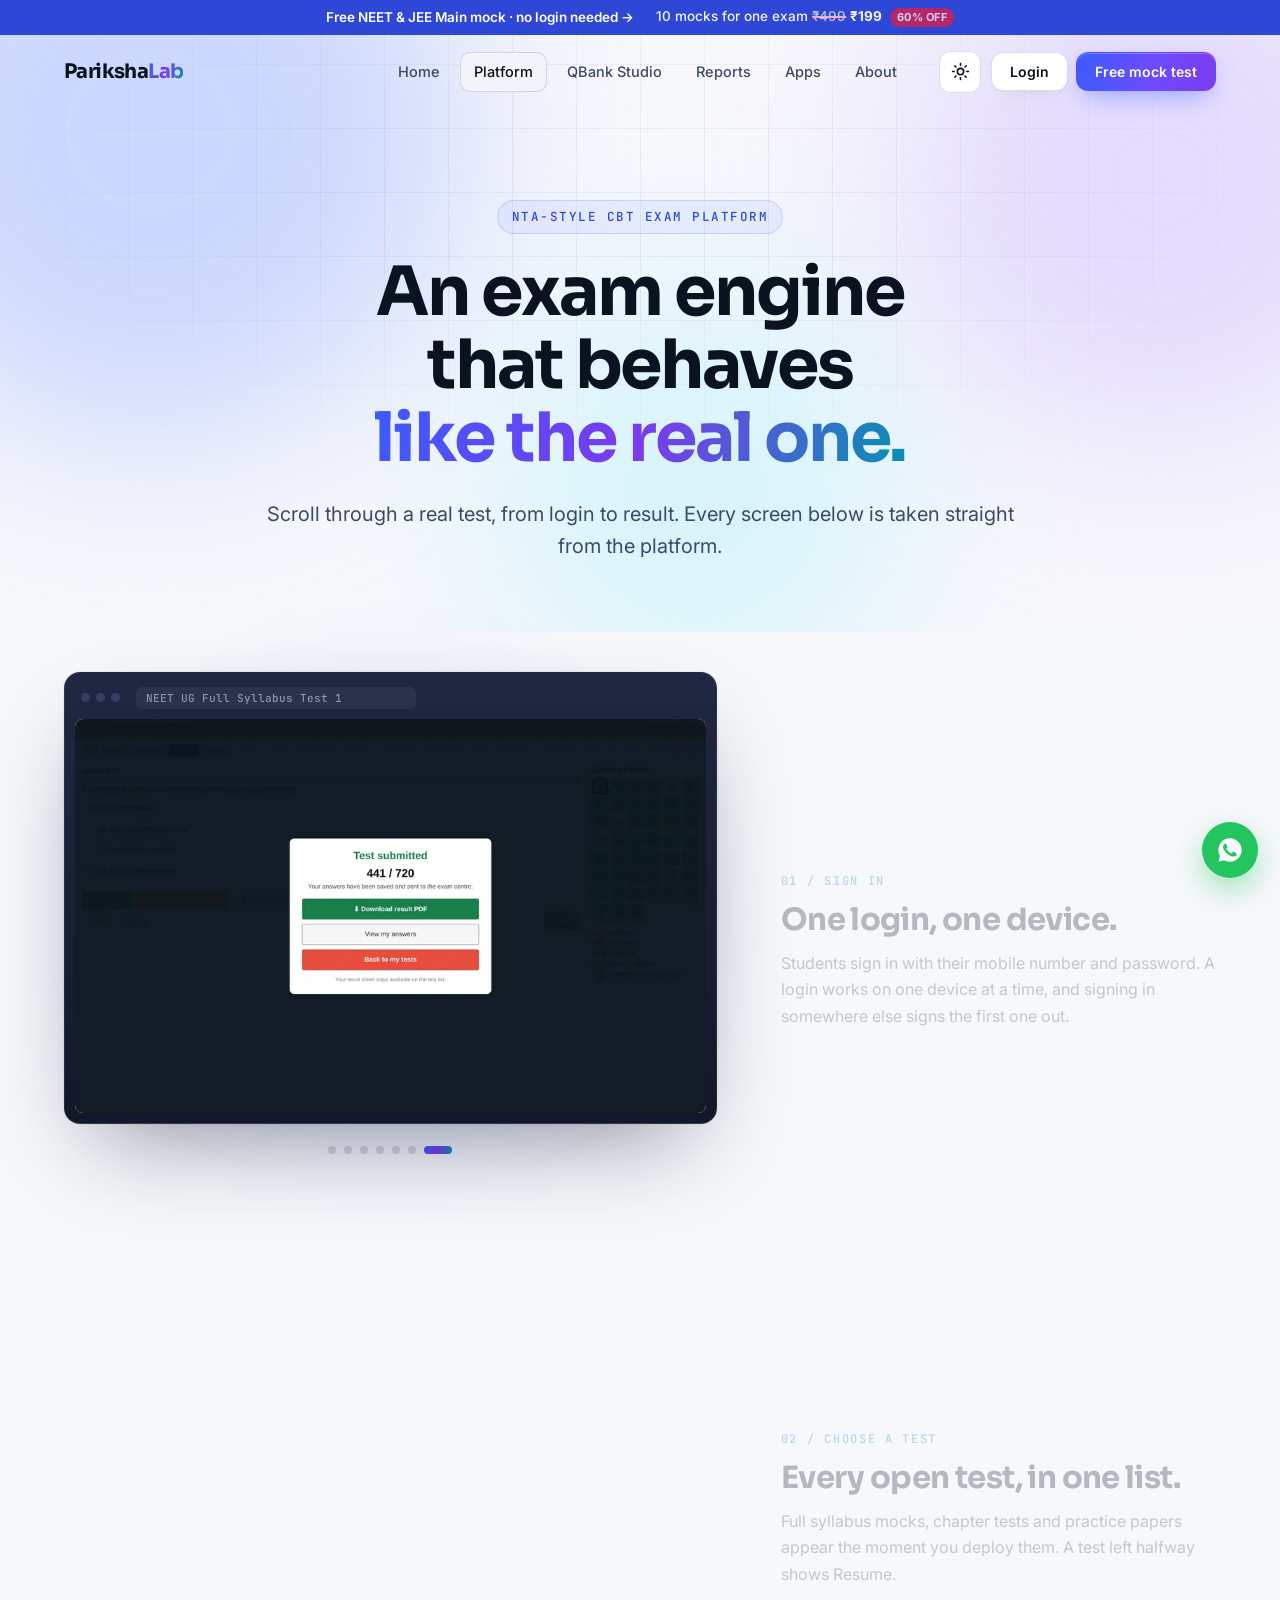
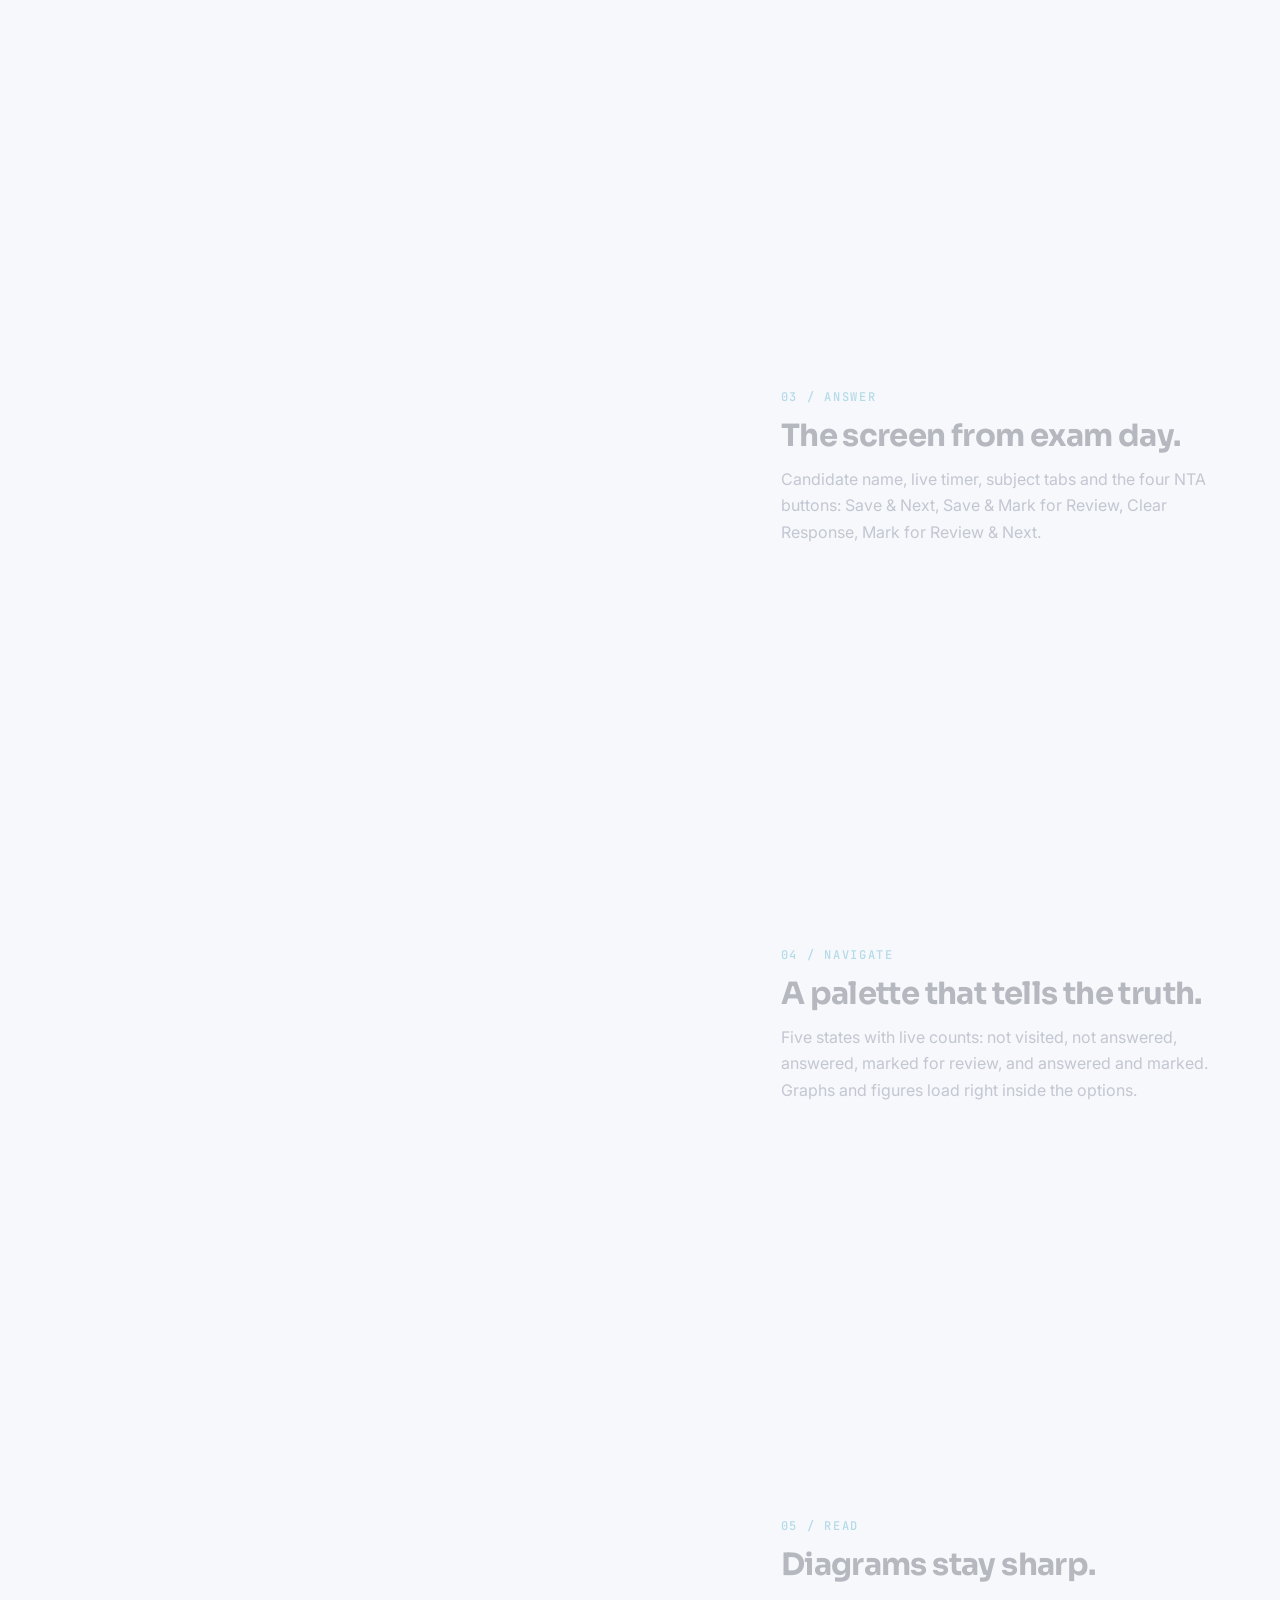
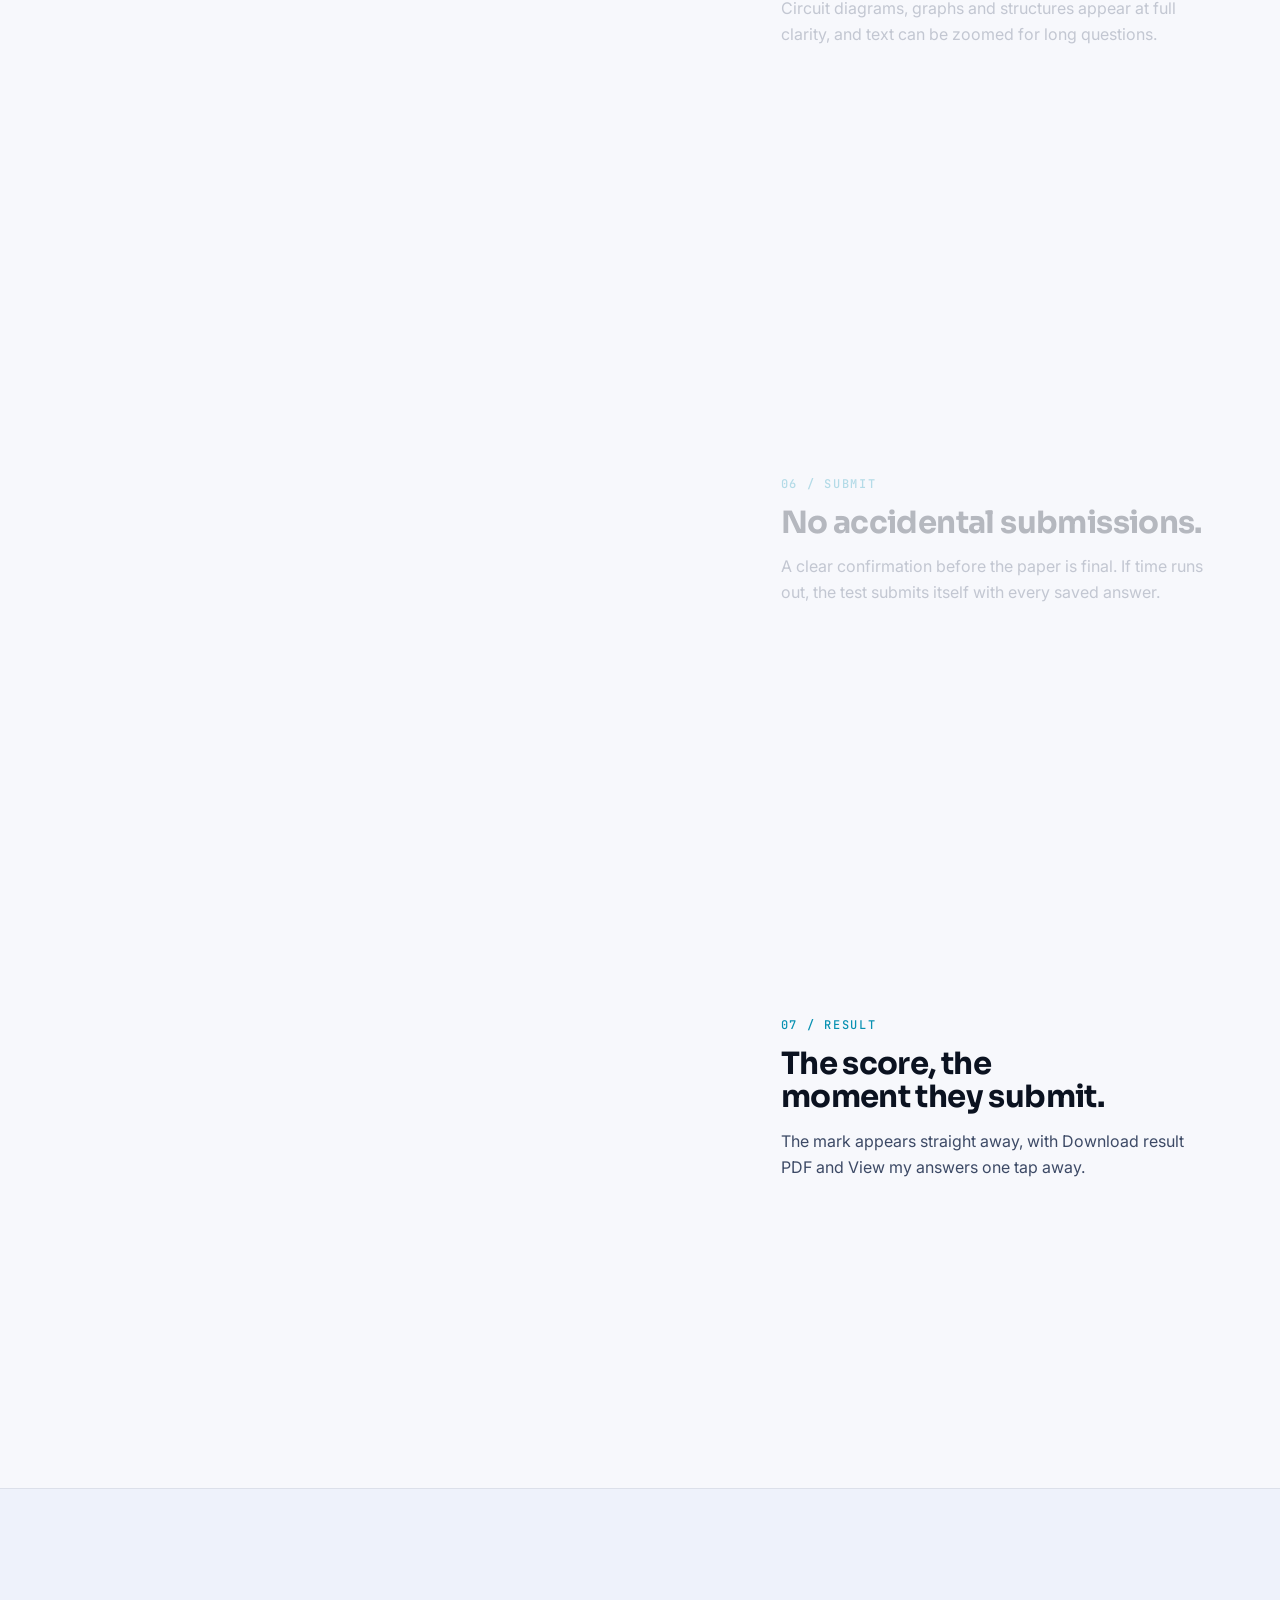
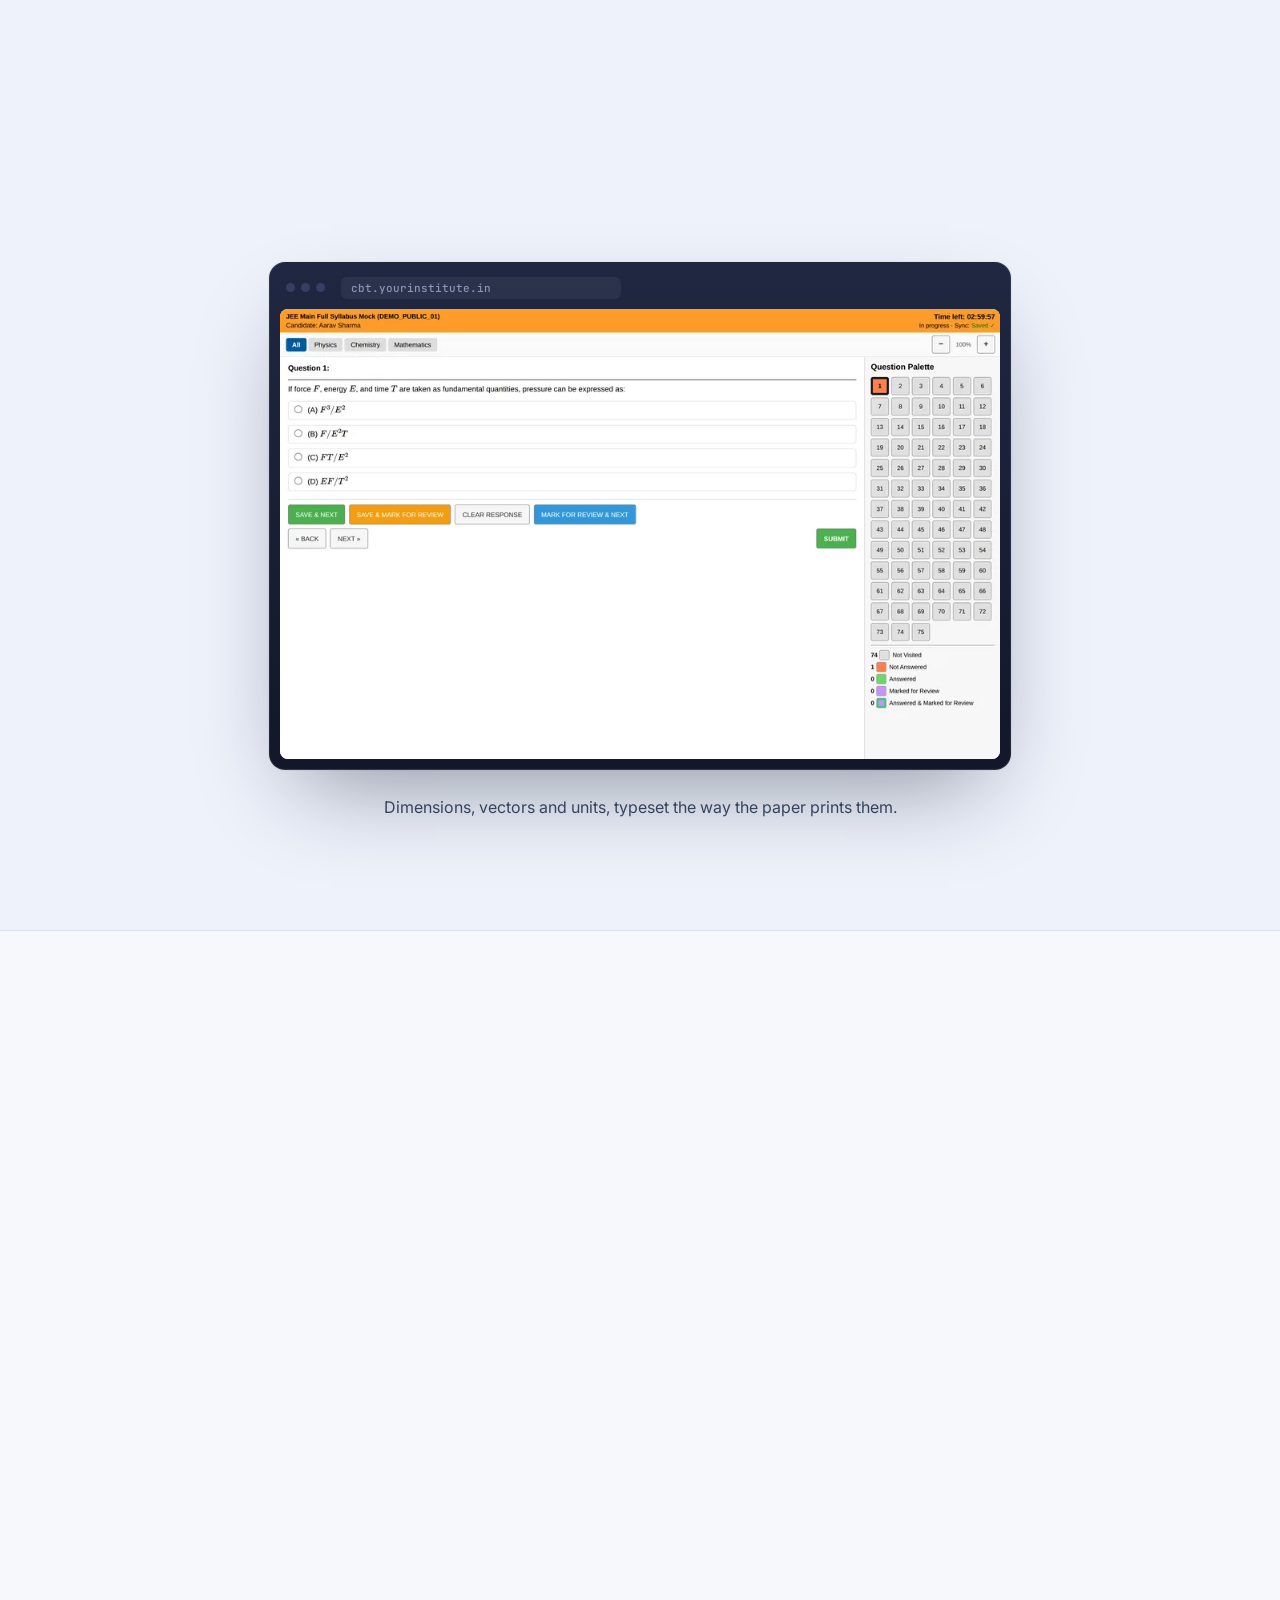
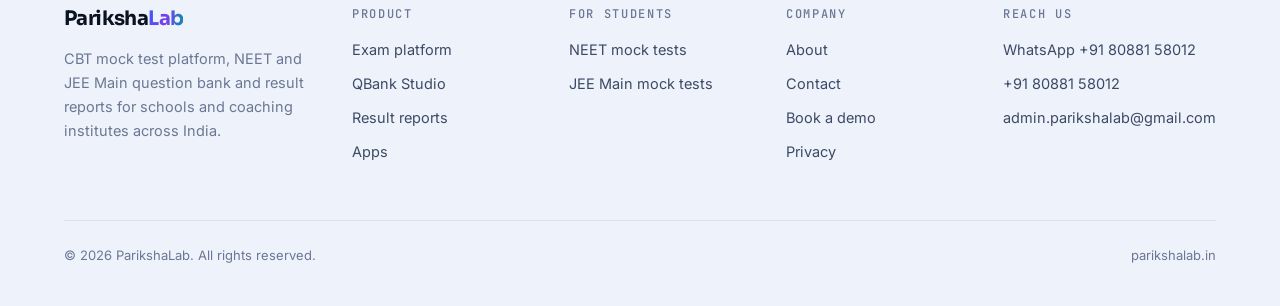
<file: platform.html>
<!DOCTYPE html>
<html lang="en">
<head>
<meta charset="utf-8">
<meta name="viewport" content="width=device-width, initial-scale=1, viewport-fit=cover">
<title>NTA-Style CBT Exam Platform for NEET & JEE Main | ParikshaLab</title>
<meta name="description" content="A tour of the ParikshaLab computer based test engine for NEET and JEE Main mock tests: NTA-style screen, five-state palette, typeset equations, sharp diagrams, auto-save, safe resume and instant results.">
<meta name="theme-color" content="#f7f8fc">
<script>try{if(localStorage.getItem("pl-theme")==="dark")document.documentElement.setAttribute("data-theme","dark")}catch(e){}</script>
<meta name="robots" content="index, follow, max-image-preview:large">
<link rel="canonical" href="https://parikshalab.in/platform">
<meta property="og:title" content="NTA-Style CBT Exam Platform for NEET & JEE Main | ParikshaLab">
<meta property="og:description" content="A tour of the ParikshaLab computer based test engine for NEET and JEE Main mock tests: NTA-style screen, five-state palette, typeset equations, sharp diagrams, auto-save, safe resume and instant results.">
<meta property="og:type" content="website">
<meta property="og:url" content="https://parikshalab.in/platform">
<meta property="og:image" content="https://parikshalab.in/assets/og-image.png">
<meta property="og:image:width" content="1200">
<meta property="og:image:height" content="630">
<meta property="og:site_name" content="ParikshaLab">
<meta property="og:locale" content="en_IN">
<meta name="twitter:card" content="summary_large_image">
<meta name="twitter:title" content="NTA-Style CBT Exam Platform for NEET & JEE Main | ParikshaLab">
<meta name="twitter:description" content="A tour of the ParikshaLab computer based test engine for NEET and JEE Main mock tests: NTA-style screen, five-state palette, typeset equations, sharp diagrams, auto-save, safe resume and instant results.">
<meta name="twitter:image" content="https://parikshalab.in/assets/og-image.png">
<link rel="icon" href="data:image/svg+xml,<svg xmlns='http://www.w3.org/2000/svg' viewBox='0 0 32 32'><defs><linearGradient id='g' x1='0' y1='0' x2='1' y2='1'><stop offset='0' stop-color='%235b83ff'/><stop offset='1' stop-color='%239b6bff'/></linearGradient></defs><rect width='32' height='32' rx='9' fill='url(%23g)'/><path d='M10 23V9h6.5a4.5 4.5 0 0 1 0 9H13' stroke='white' stroke-width='2.8' fill='none' stroke-linecap='round' stroke-linejoin='round'/></svg>">
<link rel="preconnect" href="https://fonts.googleapis.com">
<link rel="preconnect" href="https://fonts.gstatic.com" crossorigin>
<link href="https://fonts.googleapis.com/css2?family=Sora:wght@500;600;700&family=Inter:wght@400;500;600&family=JetBrains+Mono:wght@500&display=swap" rel="stylesheet">
<link rel="stylesheet" href="styles.css">
<script async src="https://pagead2.googlesyndication.com/pagead/js/adsbygoogle.js?client=ca-pub-2831108778361226" crossorigin="anonymous"></script>
</head>
<body>
<div class="progress" aria-hidden="true"></div>
<header class="nav" id="nav">
  <div class="promo" role="region" aria-label="Free mock test offer"><div class="wrap promo-in"><a class="promo-free" href="https://test.parikshalab.in/free/" data-free>Free NEET &amp; JEE Main mock &middot; no login needed &rarr;</a><a class="promo-paid" href="https://test.parikshalab.in/signup/" data-paid>10 mocks for one exam <s class="was">&#8377;499</s> <b>&#8377;199</b> <span class="off">60% OFF</span></a></div></div>
  <div class="wrap nav-in">
    <a class="brand" href="index.html" aria-label="ParikshaLab home"><span>Pariksha<b>Lab</b></span></a>
    <nav class="links" id="links" aria-label="Main"><a href="index.html">Home</a><a href="platform.html" class="active" aria-current="page">Platform</a><a href="qbank.html">QBank Studio</a><a href="reports.html">Reports</a><a href="apps.html">Apps</a><a href="about.html">About</a><a class="m-only" href="https://test.parikshalab.in/free/" data-free><b>Free mock test</b></a><a class="m-only" href="https://test.parikshalab.in/login/">Login</a></nav>
    <div class="nav-act">
      <button class="theme-btn" id="theme" type="button" aria-label="Switch to dark theme"><svg class="sun" viewBox="0 0 24 24" fill="none" stroke="currentColor" stroke-width="2" stroke-linecap="round"><circle cx="12" cy="12" r="4"/><path d="M12 2v2M12 20v2M4.9 4.9l1.4 1.4M17.7 17.7l1.4 1.4M2 12h2M20 12h2M4.9 19.1l1.4-1.4M17.7 6.3l1.4-1.4"/></svg><svg class="moon" viewBox="0 0 24 24" fill="none" stroke="currentColor" stroke-width="2" stroke-linecap="round" stroke-linejoin="round"><path d="M20 14.5A8 8 0 0 1 9.5 4a8 8 0 1 0 10.5 10.5z"/></svg></button>
      <div class="nav-cta"><a class="btn btn-ghost btn-sm" href="https://test.parikshalab.in/login/">Login</a><a class="btn btn-primary btn-sm" href="https://test.parikshalab.in/free/" data-free>Free mock test</a></div>
      <button class="burger" id="burger" aria-label="Menu" aria-expanded="false" aria-controls="links"><span></span><span></span><span></span></button>
    </div>
  </div>
</header>
<main>

<section class="page-hero">
  <div class="aurora" aria-hidden="true"><i></i><i></i><i></i></div><div class="gridbg" aria-hidden="true"></div>
  <div class="wrap z">
    <div class="sec-head center" style="margin-bottom:0" data-stagger>
      <h1><span class="kicker">NTA-style CBT exam platform</span>An exam engine that behaves <span class="grad">like the real one.</span></h1>
      <p class="lede">Scroll through a real test, from login to result. Every screen below is taken straight from the platform.</p>
      
    </div>
  </div>
</section>
<section style="padding-top:40px">
  <div class="wrap tour">
    <div class="tour-stage" data-tilt>
      <div class="glow-ring"></div>
      <div class="laptop"><div class="bar"><i></i><i></i><i></i><span>cbt.yourinstitute.in/login</span></div><div class="scr"><img class="on" src="assets/shots/b-01_login-1600.webp" srcset="assets/shots/b-01_login-900.webp 900w, assets/shots/b-01_login-1600.webp 1600w" sizes="(max-width: 1080px) 94vw, 720px" width="1600" height="1000" alt="One login, one device." loading="eager" fetchpriority="high" decoding="async"><img src="assets/shots/b-02_test_list-1600.webp" srcset="assets/shots/b-02_test_list-900.webp 900w, assets/shots/b-02_test_list-1600.webp 1600w" sizes="(max-width: 1080px) 94vw, 720px" width="1600" height="1000" alt="Every open test, in one list." loading="lazy" decoding="async"><img src="assets/shots/b-03_jee_first_question-1600.webp" srcset="assets/shots/b-03_jee_first_question-900.webp 900w, assets/shots/b-03_jee_first_question-1600.webp 1600w" sizes="(max-width: 1080px) 94vw, 720px" width="1600" height="1000" alt="The screen from exam day." loading="lazy" decoding="async"><img src="assets/shots/b-04_jee_palette_in_use-1600.webp" srcset="assets/shots/b-04_jee_palette_in_use-900.webp 900w, assets/shots/b-04_jee_palette_in_use-1600.webp 1600w" sizes="(max-width: 1080px) 94vw, 720px" width="1600" height="1000" alt="A palette that tells the truth." loading="lazy" decoding="async"><img src="assets/shots/b-07_neet_physics-1600.webp" srcset="assets/shots/b-07_neet_physics-900.webp 900w, assets/shots/b-07_neet_physics-1600.webp 1600w" sizes="(max-width: 1080px) 94vw, 720px" width="1600" height="1000" alt="Diagrams stay sharp." loading="lazy" decoding="async"><img src="assets/shots/b-09_submit_confirm-1600.webp" srcset="assets/shots/b-09_submit_confirm-900.webp 900w, assets/shots/b-09_submit_confirm-1600.webp 1600w" sizes="(max-width: 1080px) 94vw, 720px" width="1600" height="1000" alt="No accidental submissions." loading="lazy" decoding="async"><img src="assets/shots/b-10_result-1600.webp" srcset="assets/shots/b-10_result-900.webp 900w, assets/shots/b-10_result-1600.webp 1600w" sizes="(max-width: 1080px) 94vw, 720px" width="1600" height="1000" alt="The score, the moment they submit." loading="lazy" decoding="async"></div></div>
      <div class="tour-dots" aria-hidden="true"><i class="on"></i><i></i><i></i><i></i><i></i><i></i><i></i></div>
    </div>
    <div class="tour-steps">
      <div class="tstep on" data-url="cbt.yourinstitute.in/login">
        <span class="k">01 / SIGN IN</span>
        <h3>One login, one device.</h3>
        <p>Students sign in with their mobile number and password. A login works on one device at a time, and signing in somewhere else signs the first one out.</p>
        <div class="laptop"><div class="bar"><i></i><i></i><i></i><span>cbt.yourinstitute.in/login</span></div><div class="scr"><img src="assets/shots/b-01_login-1600.webp" srcset="assets/shots/b-01_login-900.webp 900w, assets/shots/b-01_login-1600.webp 1600w" sizes="(max-width: 1080px) 94vw, 720px" width="1600" height="1000" alt="One login, one device." loading="lazy" decoding="async"></div></div>
      </div>
      <div class="tstep" data-url="cbt.yourinstitute.in/tests">
        <span class="k">02 / CHOOSE A TEST</span>
        <h3>Every open test, in one list.</h3>
        <p>Full syllabus mocks, chapter tests and practice papers appear the moment you deploy them. A test left halfway shows Resume.</p>
        <div class="laptop"><div class="bar"><i></i><i></i><i></i><span>cbt.yourinstitute.in/tests</span></div><div class="scr"><img src="assets/shots/b-02_test_list-1600.webp" srcset="assets/shots/b-02_test_list-900.webp 900w, assets/shots/b-02_test_list-1600.webp 1600w" sizes="(max-width: 1080px) 94vw, 720px" width="1600" height="1000" alt="Every open test, in one list." loading="lazy" decoding="async"></div></div>
      </div>
      <div class="tstep" data-url="JEE Main Full Syllabus Mock">
        <span class="k">03 / ANSWER</span>
        <h3>The screen from exam day.</h3>
        <p>Candidate name, live timer, subject tabs and the four NTA buttons: Save &amp; Next, Save &amp; Mark for Review, Clear Response, Mark for Review &amp; Next.</p>
        <div class="laptop"><div class="bar"><i></i><i></i><i></i><span>JEE Main Full Syllabus Mock</span></div><div class="scr"><img src="assets/shots/b-03_jee_first_question-1600.webp" srcset="assets/shots/b-03_jee_first_question-900.webp 900w, assets/shots/b-03_jee_first_question-1600.webp 1600w" sizes="(max-width: 1080px) 94vw, 720px" width="1600" height="1000" alt="The screen from exam day." loading="lazy" decoding="async"></div></div>
      </div>
      <div class="tstep" data-url="JEE Main Full Syllabus Mock">
        <span class="k">04 / NAVIGATE</span>
        <h3>A palette that tells the truth.</h3>
        <p>Five states with live counts: not visited, not answered, answered, marked for review, and answered and marked. Graphs and figures load right inside the options.</p>
        <div class="laptop"><div class="bar"><i></i><i></i><i></i><span>JEE Main Full Syllabus Mock</span></div><div class="scr"><img src="assets/shots/b-04_jee_palette_in_use-1600.webp" srcset="assets/shots/b-04_jee_palette_in_use-900.webp 900w, assets/shots/b-04_jee_palette_in_use-1600.webp 1600w" sizes="(max-width: 1080px) 94vw, 720px" width="1600" height="1000" alt="A palette that tells the truth." loading="lazy" decoding="async"></div></div>
      </div>
      <div class="tstep" data-url="NEET UG Full Syllabus Test 1">
        <span class="k">05 / READ</span>
        <h3>Diagrams stay sharp.</h3>
        <p>Circuit diagrams, graphs and structures appear at full clarity, and text can be zoomed for long questions.</p>
        <div class="laptop"><div class="bar"><i></i><i></i><i></i><span>NEET UG Full Syllabus Test 1</span></div><div class="scr"><img src="assets/shots/b-07_neet_physics-1600.webp" srcset="assets/shots/b-07_neet_physics-900.webp 900w, assets/shots/b-07_neet_physics-1600.webp 1600w" sizes="(max-width: 1080px) 94vw, 720px" width="1600" height="1000" alt="Diagrams stay sharp." loading="lazy" decoding="async"></div></div>
      </div>
      <div class="tstep" data-url="NEET UG Full Syllabus Test 1">
        <span class="k">06 / SUBMIT</span>
        <h3>No accidental submissions.</h3>
        <p>A clear confirmation before the paper is final. If time runs out, the test submits itself with every saved answer.</p>
        <div class="laptop"><div class="bar"><i></i><i></i><i></i><span>NEET UG Full Syllabus Test 1</span></div><div class="scr"><img src="assets/shots/b-09_submit_confirm-1600.webp" srcset="assets/shots/b-09_submit_confirm-900.webp 900w, assets/shots/b-09_submit_confirm-1600.webp 1600w" sizes="(max-width: 1080px) 94vw, 720px" width="1600" height="1000" alt="No accidental submissions." loading="lazy" decoding="async"></div></div>
      </div>
      <div class="tstep" data-url="NEET UG Full Syllabus Test 1">
        <span class="k">07 / RESULT</span>
        <h3>The score, the moment they submit.</h3>
        <p>The mark appears straight away, with Download result PDF and View my answers one tap away.</p>
        <div class="laptop"><div class="bar"><i></i><i></i><i></i><span>NEET UG Full Syllabus Test 1</span></div><div class="scr"><img src="assets/shots/b-10_result-1600.webp" srcset="assets/shots/b-10_result-900.webp 900w, assets/shots/b-10_result-1600.webp 1600w" sizes="(max-width: 1080px) 94vw, 720px" width="1600" height="1000" alt="The score, the moment they submit." loading="lazy" decoding="async"></div></div>
      </div>
    </div>
  </div>
</section>

<section class="band">
  <div class="wrap" data-tabs>
    <div class="sec-head center" data-reveal>
      <h2>Equations, formulae and diagrams, <span class="grad">rendered right.</span></h2>
    </div>
    <div class="center" data-reveal><div class="tabs" role="tablist"><button type="button" role="tab" aria-selected="true" class="on">Physics</button><button type="button" role="tab" aria-selected="false">Chemistry</button><button type="button" role="tab" aria-selected="false">Mathematics</button><button type="button" role="tab" aria-selected="false">Biology</button></div></div>
    <div class="tab-panels">
      <div class="tab-panel on" role="tabpanel">
        <div class="stage" style="max-width:960px;margin-inline:auto"><div class="laptop"><div class="bar"><i></i><i></i><i></i><span>cbt.yourinstitute.in</span></div><div class="scr"><img src="assets/shots/b-03_jee_first_question-1600.webp" srcset="assets/shots/b-03_jee_first_question-900.webp 900w, assets/shots/b-03_jee_first_question-1600.webp 1600w" sizes="(max-width: 1080px) 94vw, 720px" width="1600" height="1000" alt="Physics question on the exam screen" loading="lazy" decoding="async"></div></div></div>
        <p class="center muted" style="margin-top:24px">Dimensions, vectors and units, typeset the way the paper prints them.</p>
      </div>
      <div class="tab-panel" role="tabpanel">
        <div class="stage" style="max-width:960px;margin-inline:auto"><div class="laptop"><div class="bar"><i></i><i></i><i></i><span>cbt.yourinstitute.in</span></div><div class="scr"><img src="assets/shots/b-05_jee_chemistry-1600.webp" srcset="assets/shots/b-05_jee_chemistry-900.webp 900w, assets/shots/b-05_jee_chemistry-1600.webp 1600w" sizes="(max-width: 1080px) 94vw, 720px" width="1600" height="1000" alt="Chemistry question on the exam screen" loading="lazy" decoding="async"></div></div></div>
        <p class="center muted" style="margin-top:24px">Formulae, charges and ions such as XeF<sub>4</sub> and PF<sub>4</sub><sup>+</sup>, never mangled.</p>
      </div>
      <div class="tab-panel" role="tabpanel">
        <div class="stage" style="max-width:960px;margin-inline:auto"><div class="laptop"><div class="bar"><i></i><i></i><i></i><span>cbt.yourinstitute.in</span></div><div class="scr"><img src="assets/shots/b-06_jee_mathematics-1600.webp" srcset="assets/shots/b-06_jee_mathematics-900.webp 900w, assets/shots/b-06_jee_mathematics-1600.webp 1600w" sizes="(max-width: 1080px) 94vw, 720px" width="1600" height="1000" alt="Mathematics question on the exam screen" loading="lazy" decoding="async"></div></div></div>
        <p class="center muted" style="margin-top:24px">Series, powers and fractions rendered as real mathematics.</p>
      </div>
      <div class="tab-panel" role="tabpanel">
        <div class="stage" style="max-width:960px;margin-inline:auto"><div class="laptop"><div class="bar"><i></i><i></i><i></i><span>cbt.yourinstitute.in</span></div><div class="scr"><img src="assets/shots/b-08_neet_botany-1600.webp" srcset="assets/shots/b-08_neet_botany-900.webp 900w, assets/shots/b-08_neet_botany-1600.webp 1600w" sizes="(max-width: 1080px) 94vw, 720px" width="1600" height="1000" alt="Biology question on the exam screen" loading="lazy" decoding="async"></div></div></div>
        <p class="center muted" style="margin-top:24px">Clean, readable text for Botany and Zoology, with tabs for each.</p>
      </div>
    </div>
  </div>
</section>

<section>
  <div class="wrap">
    <div class="sec-head center" data-reveal>
      <h2>The details that keep a test <span class="grad">fair and calm.</span></h2>
    </div>
    <div class="grid g3" data-stagger>
      <div class="card"><span class="ic"><svg viewBox="0 0 24 24" fill="none" stroke="currentColor" stroke-width="2" stroke-linecap="round" stroke-linejoin="round" aria-hidden="true"><circle cx="12" cy="12" r="9"/><path d="M12 7v5l3 2"/></svg></span><h3>Exact timer</h3><p>A live countdown on every screen, and automatic submission when time is up.</p></div>
      <div class="card"><span class="ic g"><svg viewBox="0 0 24 24" fill="none" stroke="currentColor" stroke-width="2" stroke-linecap="round" stroke-linejoin="round" aria-hidden="true"><path d="M7 18a4.5 4.5 0 0 1-.5-9 6 6 0 0 1 11.5 1.5A3.8 3.8 0 0 1 17.5 18z"/><path d="M9.5 13.5l2 2 3.5-3.5"/></svg></span><h3>Saved on every click</h3><p>Answers sync as they are chosen. The screen shows Sync: Saved so students never wonder.</p></div>
      <div class="card"><span class="ic c"><svg viewBox="0 0 24 24" fill="none" stroke="currentColor" stroke-width="2" stroke-linecap="round" stroke-linejoin="round" aria-hidden="true"><path d="M20 11a8 8 0 1 0-2.3 5.7"/><path d="M20 4v7h-7"/></svg></span><h3>Safe resume</h3><p>If a phone dies or a lab machine restarts, the student picks up where they left off.</p></div>
      <div class="card"><span class="ic v"><svg viewBox="0 0 24 24" fill="none" stroke="currentColor" stroke-width="2" stroke-linecap="round" stroke-linejoin="round" aria-hidden="true"><path d="M12 3l8 3v6c0 5-3.4 8.4-8 9.8C7.4 20.4 4 17 4 12V6z"/><path d="M9 12l2 2 4-4"/></svg></span><h3>Stays on the test</h3><p>Leaving full screen, switching tabs or copying counts as a warning. After four, the test locks until a teacher unlocks it.</p></div>
      <div class="card"><span class="ic"><svg viewBox="0 0 24 24" fill="none" stroke="currentColor" stroke-width="2" stroke-linecap="round" stroke-linejoin="round" aria-hidden="true"><rect x="4" y="11" width="16" height="10" rx="2"/><path d="M8 11V7a4 4 0 0 1 8 0v4"/></svg></span><h3>One device per student</h3><p>Signing in on a second device signs the first one out. Saved answers are kept.</p></div>
      <div class="card"><span class="ic c"><svg viewBox="0 0 24 24" fill="none" stroke="currentColor" stroke-width="2" stroke-linecap="round" stroke-linejoin="round" aria-hidden="true"><circle cx="11" cy="11" r="7"/><path d="M20 20l-4-4M11 8v6M8 11h6"/></svg></span><h3>Zoom and palette</h3><p>Text zooms for readability. On phones the palette opens as a sheet with the same five states.</p></div>
    </div>
  </div>
</section>

<section class="band">
  <div class="wrap">
    <div class="sec-head center" data-reveal>
      <h2>Both papers, on the official pattern.</h2>
    </div>
    <div class="spec" data-stagger>
      <div class="card"><span class="tag">NEET UG</span><dl><dt>Questions</dt><dd>180 MCQs</dd><dt>Subjects</dt><dd>Physics, Chemistry, Botany, Zoology</dd><dt>Duration</dt><dd>180 minutes</dd><dt>Marking</dt><dd>+4 / &minus;1</dd><dt>Total</dt><dd>720 marks</dd></dl></div>
      <div class="card"><span class="tag v">JEE Main</span><dl><dt>Questions</dt><dd>75 (60 MCQ + 15 numerical)</dd><dt>Subjects</dt><dd>Physics, Chemistry, Mathematics</dd><dt>Duration</dt><dd>180 minutes</dd><dt>Marking</dt><dd>+4 / &minus;1</dd><dt>Total</dt><dd>300 marks</dd></dl></div>
    </div>
  </div>
</section>

<section style="padding-top:40px">
  <div class="wrap">
    <div class="cta" data-reveal="zoom">
      <h2>Put this screen in front of your students.</h2>
      <p>We will set up a test for one of your batches and show you the results the same day.</p>
      <div class="hero-cta">
        <a class="btn btn-primary" href="contact.html">Book a campus demo <svg viewBox="0 0 24 24" fill="none" stroke="currentColor" stroke-width="2" stroke-linecap="round" stroke-linejoin="round" aria-hidden="true"><path d="M5 12h14M13 6l6 6-6 6"/></svg></a>
        <a class="btn btn-ghost" href="https://wa.me/918088158012?text=Hello%20ParikshaLab%2C%20I%20would%20like%20a%20demo%20for%20my%20institution." target="_blank" rel="noopener">Chat on WhatsApp</a>
      </div>
    </div>
  </div>
</section>

</main>
<footer>
  <div class="wrap">
    <div class="foot">
      <div>
        <a class="brand" href="index.html"><span>Pariksha<b>Lab</b></span></a>
        <p>CBT mock test platform, NEET and JEE Main question bank and result reports for schools and coaching institutes across India.</p>
      </div>
      <div><h4>Product</h4><ul><li><a href="platform.html">Exam platform</a></li><li><a href="qbank.html">QBank Studio</a></li><li><a href="reports.html">Result reports</a></li><li><a href="apps.html">Apps</a></li></ul></div>
      <div><h4>For students</h4><ul><li><a href="neet-mock-test.html">NEET mock tests</a></li><li><a href="jee-main-mock-test.html">JEE Main mock tests</a></li></ul></div>
      <div><h4>Company</h4><ul><li><a href="about.html">About</a></li><li><a href="contact.html">Contact</a></li><li><a href="contact.html">Book a demo</a></li><li><a href="privacy.html">Privacy</a></li></ul></div>
      <div><h4>Reach us</h4><ul><li><a href="https://wa.me/918088158012?text=Hello%20ParikshaLab%2C%20I%20would%20like%20a%20demo%20for%20my%20institution." target="_blank" rel="noopener">WhatsApp +91 80881 58012</a></li><li><a href="tel:+918088158012">+91 80881 58012</a></li><li><a href="mailto:admin.parikshalab@gmail.com">admin.parikshalab@gmail.com</a></li></ul></div>
    </div>
    <div class="fine"><span>&copy; <span id="yr">2026</span> ParikshaLab. All rights reserved.</span><span>parikshalab.in</span></div>
  </div>
</footer>
<a class="fab" href="https://wa.me/918088158012?text=Hello%20ParikshaLab%2C%20I%20would%20like%20a%20demo%20for%20my%20institution." target="_blank" rel="noopener" aria-label="Chat on WhatsApp"><svg viewBox="0 0 24 24" aria-hidden="true"><path d="M12 2a10 10 0 0 0-8.6 15.1L2 22l5.1-1.3A10 10 0 1 0 12 2zm5.8 14.2c-.2.7-1.4 1.3-2 1.4-.5.1-1.1.1-1.8-.1-.4-.1-1-.3-1.7-.6-3-1.3-4.9-4.3-5-4.5-.2-.2-1.2-1.6-1.2-3s.7-2.1 1-2.4c.2-.3.5-.4.7-.4h.5c.2 0 .4 0 .6.5l.8 2c.1.2.1.4 0 .5l-.3.5-.4.4c-.1.1-.3.3-.1.6.2.3.8 1.3 1.7 2.1 1.2 1 2.1 1.4 2.4 1.5.3.1.4.1.6-.1l.9-1c.2-.2.4-.2.6-.1l2 1c.2.1.4.2.4.3.1.2.1.7-.1 1.4z"/></svg></a>
<script src="script.js"></script>
</body>
</html>
</file>
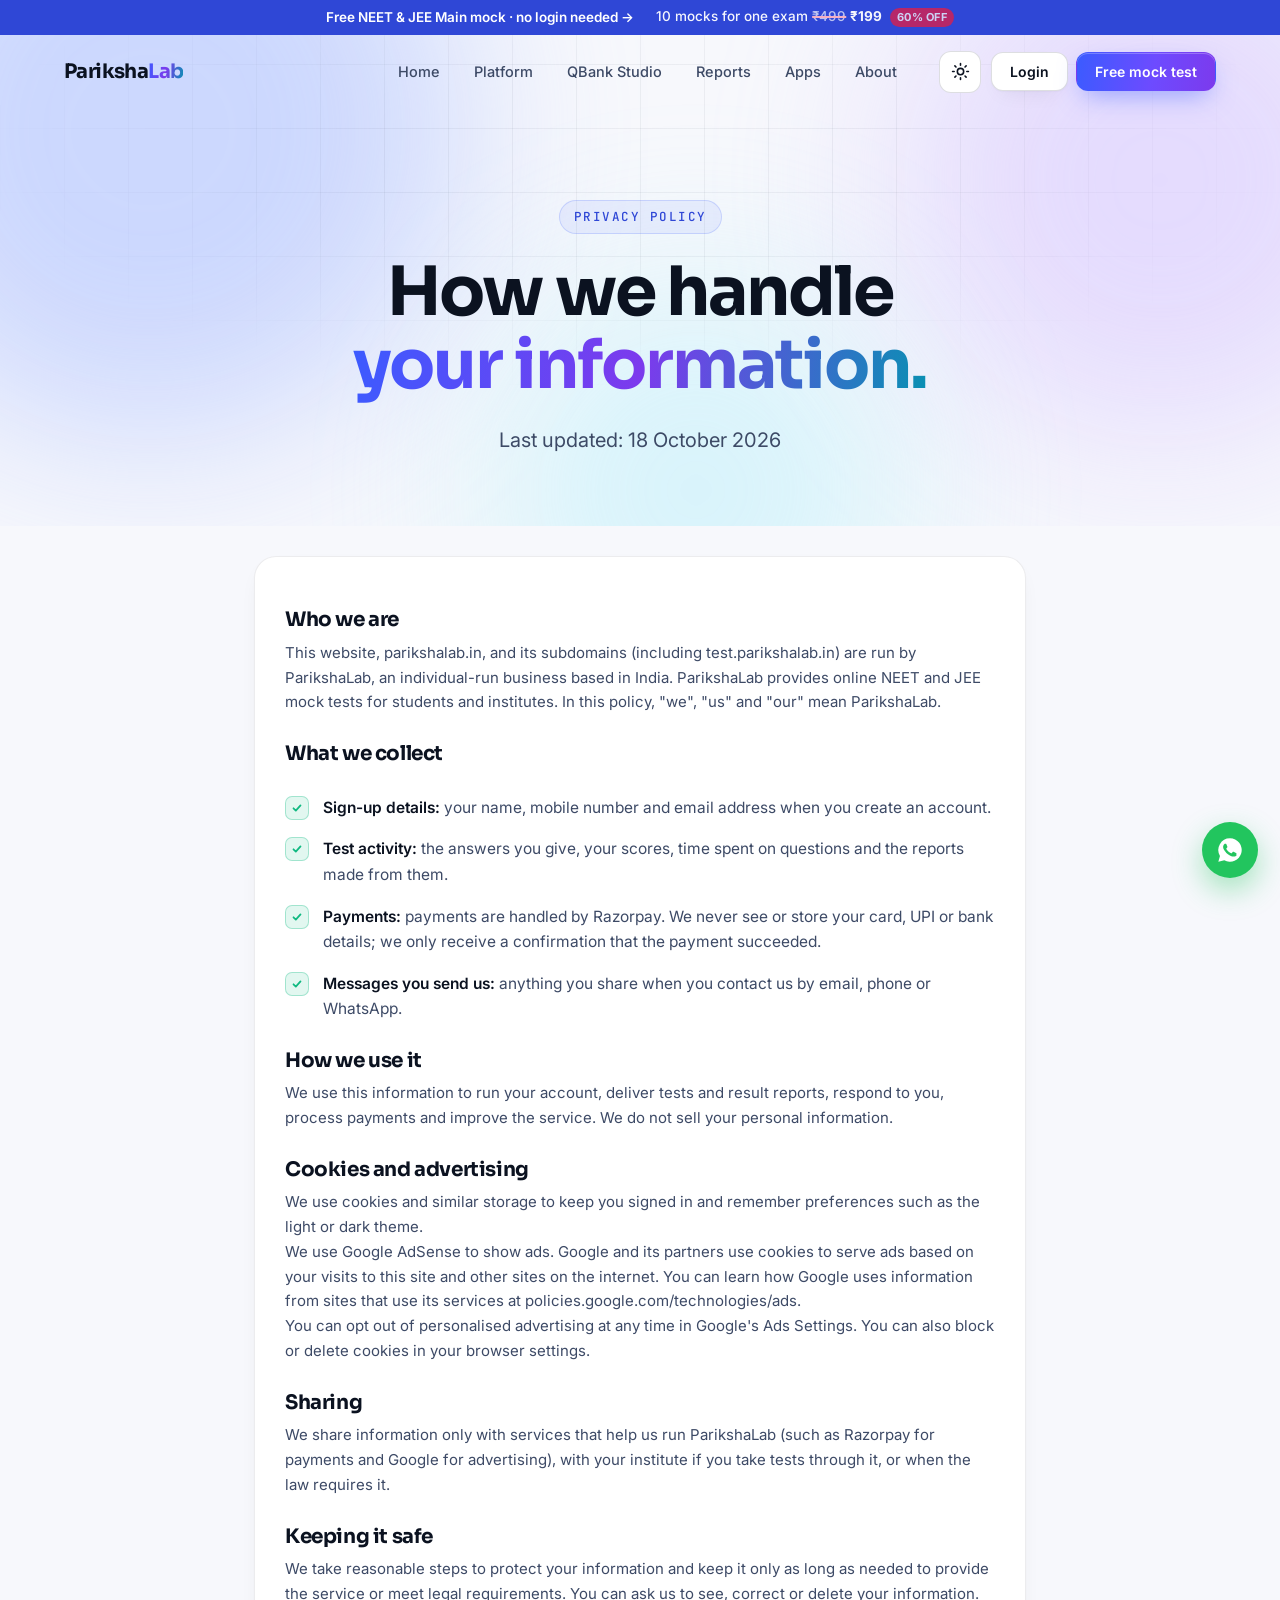
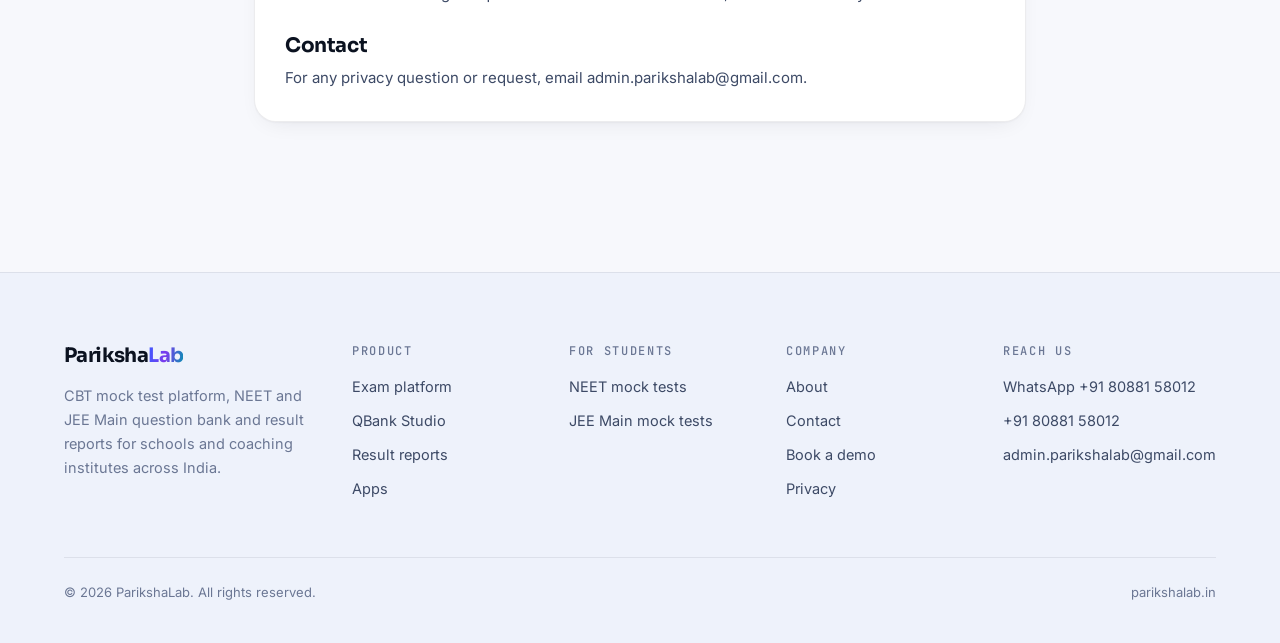
<file: privacy.html>
<!DOCTYPE html>
<html lang="en">
<head>
<meta charset="utf-8">
<meta name="viewport" content="width=device-width, initial-scale=1, viewport-fit=cover">
<title>Privacy Policy | ParikshaLab</title>
<meta name="description" content="How ParikshaLab collects, uses and protects your information, including cookies and Google AdSense advertising.">
<meta name="theme-color" content="#f7f8fc">
<script>try{if(localStorage.getItem("pl-theme")==="dark")document.documentElement.setAttribute("data-theme","dark")}catch(e){}</script>
<meta name="robots" content="index, follow, max-image-preview:large">
<link rel="canonical" href="https://parikshalab.in/privacy">
<meta property="og:title" content="Privacy Policy | ParikshaLab">
<meta property="og:description" content="How ParikshaLab collects, uses and protects your information, including cookies and Google AdSense advertising.">
<meta property="og:type" content="website">
<meta property="og:url" content="https://parikshalab.in/privacy">
<meta property="og:image" content="https://parikshalab.in/assets/og-image.png">
<meta property="og:image:width" content="1200">
<meta property="og:image:height" content="630">
<meta property="og:site_name" content="ParikshaLab">
<meta property="og:locale" content="en_IN">
<meta name="twitter:card" content="summary_large_image">
<meta name="twitter:title" content="Privacy Policy | ParikshaLab">
<meta name="twitter:description" content="How ParikshaLab collects, uses and protects your information, including cookies and Google AdSense advertising.">
<meta name="twitter:image" content="https://parikshalab.in/assets/og-image.png">
<link rel="icon" href="data:image/svg+xml,<svg xmlns='http://www.w3.org/2000/svg' viewBox='0 0 32 32'><defs><linearGradient id='g' x1='0' y1='0' x2='1' y2='1'><stop offset='0' stop-color='%235b83ff'/><stop offset='1' stop-color='%239b6bff'/></linearGradient></defs><rect width='32' height='32' rx='9' fill='url(%23g)'/><path d='M10 23V9h6.5a4.5 4.5 0 0 1 0 9H13' stroke='white' stroke-width='2.8' fill='none' stroke-linecap='round' stroke-linejoin='round'/></svg>">
<link rel="preconnect" href="https://fonts.googleapis.com">
<link rel="preconnect" href="https://fonts.gstatic.com" crossorigin>
<link href="https://fonts.googleapis.com/css2?family=Sora:wght@500;600;700&family=Inter:wght@400;500;600&family=JetBrains+Mono:wght@500&display=swap" rel="stylesheet">
<link rel="stylesheet" href="styles.css">
<script async src="https://pagead2.googlesyndication.com/pagead/js/adsbygoogle.js?client=ca-pub-2831108778361226" crossorigin="anonymous"></script>
</head>
<body>
<div class="progress" aria-hidden="true"></div>
<header class="nav" id="nav">
  <div class="promo" role="region" aria-label="Free mock test offer"><div class="wrap promo-in"><a class="promo-free" href="https://test.parikshalab.in/free/" data-free>Free NEET &amp; JEE Main mock &middot; no login needed &rarr;</a><a class="promo-paid" href="https://test.parikshalab.in/signup/" data-paid>10 mocks for one exam <s class="was">&#8377;499</s> <b>&#8377;199</b> <span class="off">60% OFF</span></a></div></div>
  <div class="wrap nav-in">
    <a class="brand" href="index.html" aria-label="ParikshaLab home"><span>Pariksha<b>Lab</b></span></a>
    <nav class="links" id="links" aria-label="Main"><a href="index.html">Home</a><a href="platform.html">Platform</a><a href="qbank.html">QBank Studio</a><a href="reports.html">Reports</a><a href="apps.html">Apps</a><a href="about.html">About</a><a class="m-only" href="https://test.parikshalab.in/free/" data-free><b>Free mock test</b></a><a class="m-only" href="https://test.parikshalab.in/login/">Login</a></nav>
    <div class="nav-act">
      <button class="theme-btn" id="theme" type="button" aria-label="Switch to dark theme"><svg class="sun" viewBox="0 0 24 24" fill="none" stroke="currentColor" stroke-width="2" stroke-linecap="round"><circle cx="12" cy="12" r="4"/><path d="M12 2v2M12 20v2M4.9 4.9l1.4 1.4M17.7 17.7l1.4 1.4M2 12h2M20 12h2M4.9 19.1l1.4-1.4M17.7 6.3l1.4-1.4"/></svg><svg class="moon" viewBox="0 0 24 24" fill="none" stroke="currentColor" stroke-width="2" stroke-linecap="round" stroke-linejoin="round"><path d="M20 14.5A8 8 0 0 1 9.5 4a8 8 0 1 0 10.5 10.5z"/></svg></button>
      <div class="nav-cta"><a class="btn btn-ghost btn-sm" href="https://test.parikshalab.in/login/">Login</a><a class="btn btn-primary btn-sm" href="https://test.parikshalab.in/free/" data-free>Free mock test</a></div>
      <button class="burger" id="burger" aria-label="Menu" aria-expanded="false" aria-controls="links"><span></span><span></span><span></span></button>
    </div>
  </div>
</header>
<main>

<section class="page-hero">
  <div class="aurora" aria-hidden="true"><i></i><i></i><i></i></div><div class="gridbg" aria-hidden="true"></div>
  <div class="wrap z">
    <div class="sec-head center" style="margin-bottom:0" data-stagger>
      <h1><span class="kicker">Privacy Policy</span>How we handle <span class="grad">your information.</span></h1>
      <p class="lede">Last updated: 18 October 2026</p>
    </div>
  </div>
</section>
<section style="padding-top:30px">
  <div class="wrap" style="max-width:820px">
    <div class="card">
      <h3>Who we are</h3>
      <p>This website, parikshalab.in, and its subdomains (including test.parikshalab.in) are run by ParikshaLab, an individual-run business based in India. ParikshaLab provides online NEET and JEE mock tests for students and institutes. In this policy, "we", "us" and "our" mean ParikshaLab.</p>

      <h3 style="margin-top:28px">What we collect</h3>
      <ul class="ticks">
        <li><span><b>Sign-up details:</b> your name, mobile number and email address when you create an account.</span></li>
        <li><span><b>Test activity:</b> the answers you give, your scores, time spent on questions and the reports made from them.</span></li>
        <li><span><b>Payments:</b> payments are handled by Razorpay. We never see or store your card, UPI or bank details; we only receive a confirmation that the payment succeeded.</span></li>
        <li><span><b>Messages you send us:</b> anything you share when you contact us by email, phone or WhatsApp.</span></li>
      </ul>

      <h3 style="margin-top:28px">How we use it</h3>
      <p>We use this information to run your account, deliver tests and result reports, respond to you, process payments and improve the service. We do not sell your personal information.</p>

      <h3 style="margin-top:28px">Cookies and advertising</h3>
      <p>We use cookies and similar storage to keep you signed in and remember preferences such as the light or dark theme.</p>
      <p>We use Google AdSense to show ads. Google and its partners use cookies to serve ads based on your visits to this site and other sites on the internet. You can learn how Google uses information from sites that use its services at <a href="https://policies.google.com/technologies/ads" target="_blank" rel="noopener">policies.google.com/technologies/ads</a>.</p>
      <p>You can opt out of personalised advertising at any time in Google's <a href="https://adssettings.google.com" target="_blank" rel="noopener">Ads Settings</a>. You can also block or delete cookies in your browser settings.</p>

      <h3 style="margin-top:28px">Sharing</h3>
      <p>We share information only with services that help us run ParikshaLab (such as Razorpay for payments and Google for advertising), with your institute if you take tests through it, or when the law requires it.</p>

      <h3 style="margin-top:28px">Keeping it safe</h3>
      <p>We take reasonable steps to protect your information and keep it only as long as needed to provide the service or meet legal requirements. You can ask us to see, correct or delete your information.</p>

      <h3 style="margin-top:28px">Contact</h3>
      <p>For any privacy question or request, email <a href="mailto:admin.parikshalab@gmail.com">admin.parikshalab@gmail.com</a>.</p>
    </div>
  </div>
</section>

</main>
<footer>
  <div class="wrap">
    <div class="foot">
      <div>
        <a class="brand" href="index.html"><span>Pariksha<b>Lab</b></span></a>
        <p>CBT mock test platform, NEET and JEE Main question bank and result reports for schools and coaching institutes across India.</p>
      </div>
      <div><h4>Product</h4><ul><li><a href="platform.html">Exam platform</a></li><li><a href="qbank.html">QBank Studio</a></li><li><a href="reports.html">Result reports</a></li><li><a href="apps.html">Apps</a></li></ul></div>
      <div><h4>For students</h4><ul><li><a href="neet-mock-test.html">NEET mock tests</a></li><li><a href="jee-main-mock-test.html">JEE Main mock tests</a></li></ul></div>
      <div><h4>Company</h4><ul><li><a href="about.html">About</a></li><li><a href="contact.html">Contact</a></li><li><a href="contact.html">Book a demo</a></li><li><a href="privacy.html">Privacy</a></li></ul></div>
      <div><h4>Reach us</h4><ul><li><a href="https://wa.me/918088158012?text=Hello%20ParikshaLab%2C%20I%20would%20like%20a%20demo%20for%20my%20institution." target="_blank" rel="noopener">WhatsApp +91 80881 58012</a></li><li><a href="tel:+918088158012">+91 80881 58012</a></li><li><a href="mailto:admin.parikshalab@gmail.com">admin.parikshalab@gmail.com</a></li></ul></div>
    </div>
    <div class="fine"><span>&copy; <span id="yr">2026</span> ParikshaLab. All rights reserved.</span><span>parikshalab.in</span></div>
  </div>
</footer>
<a class="fab" href="https://wa.me/918088158012?text=Hello%20ParikshaLab%2C%20I%20would%20like%20a%20demo%20for%20my%20institution." target="_blank" rel="noopener" aria-label="Chat on WhatsApp"><svg viewBox="0 0 24 24" aria-hidden="true"><path d="M12 2a10 10 0 0 0-8.6 15.1L2 22l5.1-1.3A10 10 0 1 0 12 2zm5.8 14.2c-.2.7-1.4 1.3-2 1.4-.5.1-1.1.1-1.8-.1-.4-.1-1-.3-1.7-.6-3-1.3-4.9-4.3-5-4.5-.2-.2-1.2-1.6-1.2-3s.7-2.1 1-2.4c.2-.3.5-.4.7-.4h.5c.2 0 .4 0 .6.5l.8 2c.1.2.1.4 0 .5l-.3.5-.4.4c-.1.1-.3.3-.1.6.2.3.8 1.3 1.7 2.1 1.2 1 2.1 1.4 2.4 1.5.3.1.4.1.6-.1l.9-1c.2-.2.4-.2.6-.1l2 1c.2.1.4.2.4.3.1.2.1.7-.1 1.4z"/></svg></a>
<script src="script.js"></script>
</body>
</html>
</file>
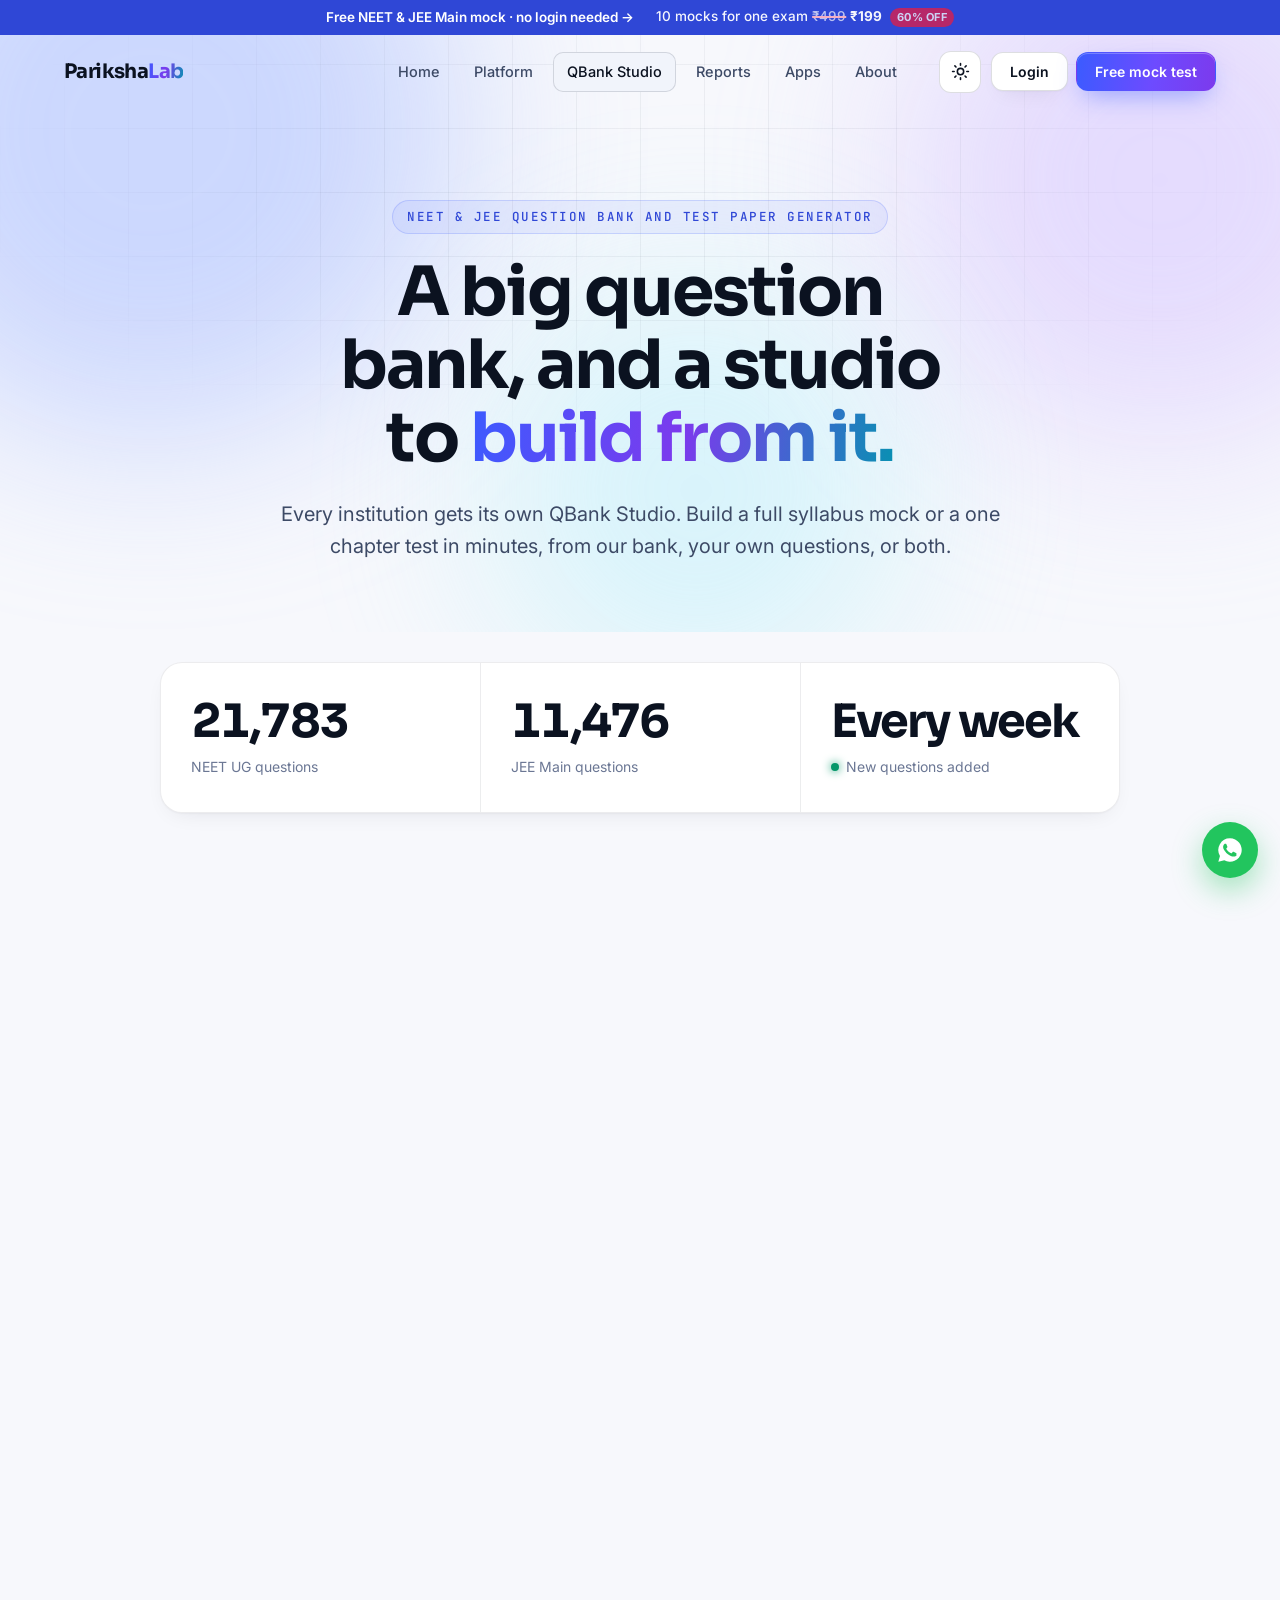
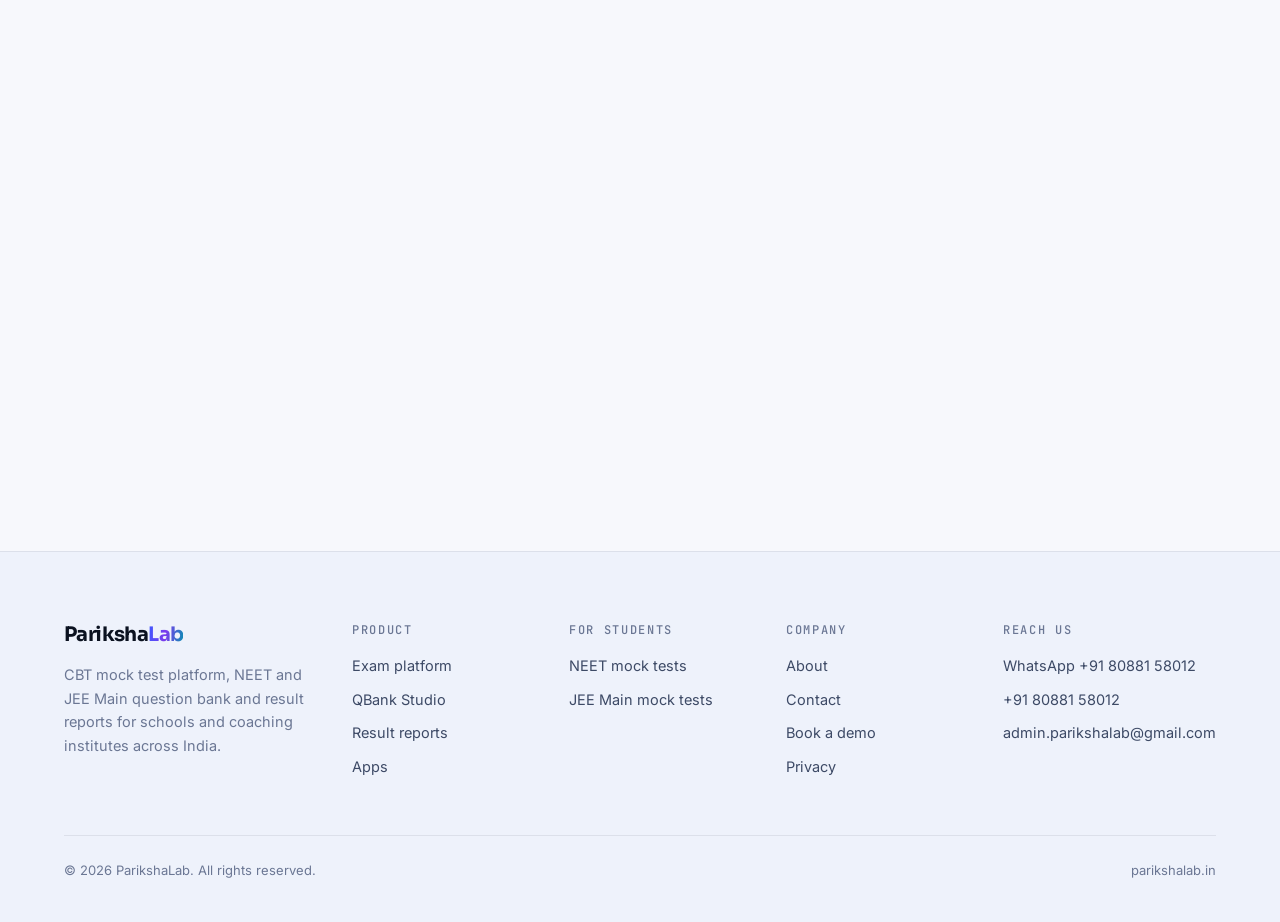
<file: qbank.html>
<!DOCTYPE html>
<html lang="en">
<head>
<meta charset="utf-8">
<meta name="viewport" content="width=device-width, initial-scale=1, viewport-fit=cover">
<title>NEET & JEE Question Bank and Test Paper Generator | QBank Studio</title>
<meta name="description" content="QBank Studio: 21,783 NEET UG and 11,476 JEE Main questions with keys and explanations, and new questions added every week. Generate a paper in minutes, check it, deploy it, and add your own questions from a screenshot.">
<meta name="theme-color" content="#f7f8fc">
<script>try{if(localStorage.getItem("pl-theme")==="dark")document.documentElement.setAttribute("data-theme","dark")}catch(e){}</script>
<meta name="robots" content="index, follow, max-image-preview:large">
<link rel="canonical" href="https://parikshalab.in/qbank">
<meta property="og:title" content="NEET & JEE Question Bank and Test Paper Generator | QBank Studio">
<meta property="og:description" content="QBank Studio: 21,783 NEET UG and 11,476 JEE Main questions with keys and explanations, and new questions added every week. Generate a paper in minutes, check it, deploy it, and add your own questions from a screenshot.">
<meta property="og:type" content="website">
<meta property="og:url" content="https://parikshalab.in/qbank">
<meta property="og:image" content="https://parikshalab.in/assets/og-image.png">
<meta property="og:image:width" content="1200">
<meta property="og:image:height" content="630">
<meta property="og:site_name" content="ParikshaLab">
<meta property="og:locale" content="en_IN">
<meta name="twitter:card" content="summary_large_image">
<meta name="twitter:title" content="NEET & JEE Question Bank and Test Paper Generator | QBank Studio">
<meta name="twitter:description" content="QBank Studio: 21,783 NEET UG and 11,476 JEE Main questions with keys and explanations, and new questions added every week. Generate a paper in minutes, check it, deploy it, and add your own questions from a screenshot.">
<meta name="twitter:image" content="https://parikshalab.in/assets/og-image.png">
<link rel="icon" href="data:image/svg+xml,<svg xmlns='http://www.w3.org/2000/svg' viewBox='0 0 32 32'><defs><linearGradient id='g' x1='0' y1='0' x2='1' y2='1'><stop offset='0' stop-color='%235b83ff'/><stop offset='1' stop-color='%239b6bff'/></linearGradient></defs><rect width='32' height='32' rx='9' fill='url(%23g)'/><path d='M10 23V9h6.5a4.5 4.5 0 0 1 0 9H13' stroke='white' stroke-width='2.8' fill='none' stroke-linecap='round' stroke-linejoin='round'/></svg>">
<link rel="preconnect" href="https://fonts.googleapis.com">
<link rel="preconnect" href="https://fonts.gstatic.com" crossorigin>
<link href="https://fonts.googleapis.com/css2?family=Sora:wght@500;600;700&family=Inter:wght@400;500;600&family=JetBrains+Mono:wght@500&display=swap" rel="stylesheet">
<link rel="stylesheet" href="styles.css">
<script async src="https://pagead2.googlesyndication.com/pagead/js/adsbygoogle.js?client=ca-pub-2831108778361226" crossorigin="anonymous"></script>
</head>
<body>
<div class="progress" aria-hidden="true"></div>
<header class="nav" id="nav">
  <div class="promo" role="region" aria-label="Free mock test offer"><div class="wrap promo-in"><a class="promo-free" href="https://test.parikshalab.in/free/" data-free>Free NEET &amp; JEE Main mock &middot; no login needed &rarr;</a><a class="promo-paid" href="https://test.parikshalab.in/signup/" data-paid>10 mocks for one exam <s class="was">&#8377;499</s> <b>&#8377;199</b> <span class="off">60% OFF</span></a></div></div>
  <div class="wrap nav-in">
    <a class="brand" href="index.html" aria-label="ParikshaLab home"><span>Pariksha<b>Lab</b></span></a>
    <nav class="links" id="links" aria-label="Main"><a href="index.html">Home</a><a href="platform.html">Platform</a><a href="qbank.html" class="active" aria-current="page">QBank Studio</a><a href="reports.html">Reports</a><a href="apps.html">Apps</a><a href="about.html">About</a><a class="m-only" href="https://test.parikshalab.in/free/" data-free><b>Free mock test</b></a><a class="m-only" href="https://test.parikshalab.in/login/">Login</a></nav>
    <div class="nav-act">
      <button class="theme-btn" id="theme" type="button" aria-label="Switch to dark theme"><svg class="sun" viewBox="0 0 24 24" fill="none" stroke="currentColor" stroke-width="2" stroke-linecap="round"><circle cx="12" cy="12" r="4"/><path d="M12 2v2M12 20v2M4.9 4.9l1.4 1.4M17.7 17.7l1.4 1.4M2 12h2M20 12h2M4.9 19.1l1.4-1.4M17.7 6.3l1.4-1.4"/></svg><svg class="moon" viewBox="0 0 24 24" fill="none" stroke="currentColor" stroke-width="2" stroke-linecap="round" stroke-linejoin="round"><path d="M20 14.5A8 8 0 0 1 9.5 4a8 8 0 1 0 10.5 10.5z"/></svg></button>
      <div class="nav-cta"><a class="btn btn-ghost btn-sm" href="https://test.parikshalab.in/login/">Login</a><a class="btn btn-primary btn-sm" href="https://test.parikshalab.in/free/" data-free>Free mock test</a></div>
      <button class="burger" id="burger" aria-label="Menu" aria-expanded="false" aria-controls="links"><span></span><span></span><span></span></button>
    </div>
  </div>
</header>
<main>

<section class="page-hero">
  <div class="aurora" aria-hidden="true"><i></i><i></i><i></i></div><div class="gridbg" aria-hidden="true"></div>
  <div class="wrap z">
    <div class="sec-head center" style="margin-bottom:0" data-stagger>
      <h1><span class="kicker">NEET &amp; JEE question bank and test paper generator</span>A big question bank, and a studio to <span class="grad">build from it.</span></h1>
      <p class="lede">Every institution gets its own QBank Studio. Build a full syllabus mock or a one chapter test in minutes, from our bank, your own questions, or both.</p>
      
    </div>
  </div>
</section>
<section style="padding-top:30px">
  <div class="wrap">

    <div class="stats s3" data-reveal>
      <div><b><span data-count="21783">21,783</span></b><span>NEET UG questions</span></div>
      <div><b><span data-count="11476">11,476</span></b><span>JEE Main questions</span></div>
      <div><b>Every week</b><span class="live">New questions added</span></div>
    </div>
  </div>
</section>

<section style="padding-top:40px">
  <div class="wrap split">
    <div data-reveal="zoom">
      <div class="panel">
        <div class="panel-head"><span class="ic"><svg viewBox="0 0 24 24" fill="none" stroke="currentColor" stroke-width="2" stroke-linecap="round" stroke-linejoin="round" aria-hidden="true"><rect x="3" y="3" width="7" height="7" rx="1.5"/><rect x="14" y="3" width="7" height="7" rx="1.5"/><rect x="3" y="14" width="7" height="7" rx="1.5"/><rect x="14" y="14" width="7" height="7" rx="1.5"/></svg></span>QBank Studio<span class="who">NEET UG &middot; Generate</span></div>
        <div class="st-steps"><span class="done">1 Start</span><span class="done">2 Method</span><span class="on">3 Build</span><span>4 Review</span></div>
        <span class="lbl">Questions per subject</span>
        <div class="st-row"><span>Physics <b>45</b></span><span>Chemistry <b>45</b></span><span>Botany <b>45</b></span><span>Zoology <b>45</b></span></div>
        <span class="lbl">Difficulty mix</span>
        <div class="mix"><i style="--w:35%;background:var(--green)"></i><i style="--w:50%;background:var(--amber)"></i><i style="--w:15%;background:var(--red)"></i></div>
        <div class="mix-key"><span><i style="background:var(--green)"></i>Easy 35%</span><span><i style="background:var(--amber)"></i>Medium 50%</span><span><i style="background:var(--red)"></i>Hard 15%</span></div>
        <div class="qcard">
          <div class="qtags"><span>Current Electricity</span><span class="m">Medium</span><span>Physics</span></div>
          <p>Two identical cells of emf 1.5 V are joined in parallel across a 2.25 &Omega; resistor. If the current is 0.5 A, what is each cell's internal resistance?</p>
          <div class="qopts"><span>A&nbsp; 0.25 &Omega;</span><span class="ok">B&nbsp; 1.5 &Omega;</span><span>C&nbsp; 0.75 &Omega;</span><span>D&nbsp; 3.0 &Omega;</span></div>
          <div class="qwhy"><b>Why:</b> 1.5 V drives 0.5 A, so R + r/2 = 3 &Omega; and r = 1.5 &Omega;.</div>
        </div>
        <div class="st-foot"><span>Paper <b>180 / 180</b></span><span class="pill-btn">Generate paper</span></div>
      </div>
    </div>
    <div data-reveal>
      <h2>Two ways to build. Checked before it goes live.</h2>
      <ul class="ticks">
        <li><span><b>Generate, then refine.</b> Set questions per subject, slide the difficulty mix and fill chapter quotas from past paper weightage. One tap draws the paper; swap anything you don't like.</span></li>
        <li><span><b>Browse and pick.</b> Filter by subject, chapter, difficulty, question type and figures, and read each question with its key and explanation.</span></li>
        <li><span><b>Chapter tests too.</b> Set a quota for one chapter and the paper stays inside it.</span></li>
        <li><span><b>Check before deploy.</b> Chapter coverage, difficulty counts, total marks and answer balance, so the key is not mostly B.</span></li>
      </ul>
    </div>
  </div>
</section>

<section class="band">
  <div class="wrap">
    <div class="sec-head center" data-reveal>
      <h2>From a blank page to a <span class="grad">live test.</span></h2>
    </div>
    <div class="process" data-stagger>
      <div class="card"><span class="ic"><svg viewBox="0 0 24 24" fill="none" stroke="currentColor" stroke-width="2" stroke-linecap="round" stroke-linejoin="round" aria-hidden="true"><circle cx="12" cy="12" r="9"/><circle cx="12" cy="12" r="5"/><circle cx="12" cy="12" r="1.5"/></svg></span><h3>Start</h3><p>Pick NEET UG or JEE Main and name the paper.</p></div>
      <div class="card"><span class="ic v"><svg viewBox="0 0 24 24" fill="none" stroke="currentColor" stroke-width="2" stroke-linecap="round" stroke-linejoin="round" aria-hidden="true"><path d="M12 3v4M12 17v4M3 12h4M17 12h4M6 6l2.5 2.5M15.5 15.5L18 18M6 18l2.5-2.5M15.5 8.5L18 6"/></svg></span><h3>Method</h3><p>Generate automatically, or browse and hand pick.</p></div>
      <div class="card"><span class="ic c"><svg viewBox="0 0 24 24" fill="none" stroke="currentColor" stroke-width="2" stroke-linecap="round" stroke-linejoin="round" aria-hidden="true"><path d="M12 3l9 5-9 5-9-5z"/><path d="M3 13l9 5 9-5"/></svg></span><h3>Build</h3><p>Tune subjects, difficulty and chapters. Swap any question.</p></div>
      <div class="card"><span class="ic g"><svg viewBox="0 0 24 24" fill="none" stroke="currentColor" stroke-width="2" stroke-linecap="round" stroke-linejoin="round" aria-hidden="true"><path d="M5 12.5l4.5 4.5L19 7"/></svg></span><h3>Review and deploy</h3><p>Run the paper check, then publish to students in one tap.</p></div>
    </div>
  </div>
</section>

<section>
  <div class="wrap split rev">
    <div data-reveal="zoom">
      <div class="panel">
        <div class="own-flow">
          <div class="shot"><span class="shot-tag"><svg viewBox="0 0 24 24" fill="none" stroke="currentColor" stroke-width="2" stroke-linecap="round" stroke-linejoin="round" aria-hidden="true"><rect x="3" y="6" width="18" height="14" rx="2"/><circle cx="12" cy="13" r="3.5"/><path d="M8 6l1.5-2h5L16 6"/></svg> Screenshot</span>
            <div class="paper scan"><i style="width:82%"></i><i style="width:94%"></i><i style="width:60%"></i><div class="fig"></div><i style="width:40%"></i><i style="width:46%"></i></div></div>
          <div class="arrow-dot"><svg viewBox="0 0 24 24" fill="none" stroke="currentColor" stroke-width="2" stroke-linecap="round" stroke-linejoin="round" aria-hidden="true"><path d="M5 12h14M13 6l6 6-6 6"/></svg></div>
          <div class="qcard" style="margin-top:0">
            <div class="qtags"><span class="y">Your question</span><span>Organic Chemistry</span><span class="h">Hard</span></div>
            <div class="ln"></div><div class="ln" style="width:78%"></div>
            <div class="qopts" style="margin-top:12px"><span>A</span><span>B</span><span class="ok">C</span><span>D</span></div>
            <div style="text-align:right;margin-top:12px"><span class="save">Save to my bank</span></div>
          </div>
        </div>
        <div class="or">or type it in</div>
        <div class="typed" data-type="A particle moves along x = 4t&#178; &#8722; 3t. Its velocity at t = 2 s is"><span class="txt">A particle moves along x = 4t&sup2; &minus; 3t. Its velocity at t = 2 s is</span><span class="caret"></span></div>
      </div>
    </div>
    <div data-reveal>
      <h2>Questions from your teachers, in the same bank.</h2>
      <p class="lede">Every teacher has favourites from books, class notes and old papers. Add them in seconds and use them in any paper, right next to ours.</p>
      <ul class="ticks">
        <li><span><b>From a screenshot.</b> Snap the question from a book, PDF or old paper, figure and all.</span></li>
        <li><span><b>Or type it in.</b> Question, options, answer and explanation in one simple form.</span></li>
        <li><span><b>Tag it once.</b> Subject, chapter and difficulty, so it shows up in filters and quotas.</span></li>
        <li><span><b>Private to you.</b> Your questions are never shared with any other institution.</span></li>
      </ul>
    </div>
  </div>
</section>

<section style="padding-top:40px">
  <div class="wrap">
    <div class="cta" data-reveal="zoom">
      <h2>Build your first paper with us, live.</h2>
      <p>In a 30 minute call we build a NEET or JEE Main paper from the bank, add one of your own questions, and deploy it to a test batch.</p>
      <div class="hero-cta">
        <a class="btn btn-primary" href="contact.html">Book a campus demo <svg viewBox="0 0 24 24" fill="none" stroke="currentColor" stroke-width="2" stroke-linecap="round" stroke-linejoin="round" aria-hidden="true"><path d="M5 12h14M13 6l6 6-6 6"/></svg></a>
        <a class="btn btn-ghost" href="https://wa.me/918088158012?text=Hello%20ParikshaLab%2C%20I%20would%20like%20a%20demo%20for%20my%20institution." target="_blank" rel="noopener">Chat on WhatsApp</a>
      </div>
    </div>
  </div>
</section>

</main>
<footer>
  <div class="wrap">
    <div class="foot">
      <div>
        <a class="brand" href="index.html"><span>Pariksha<b>Lab</b></span></a>
        <p>CBT mock test platform, NEET and JEE Main question bank and result reports for schools and coaching institutes across India.</p>
      </div>
      <div><h4>Product</h4><ul><li><a href="platform.html">Exam platform</a></li><li><a href="qbank.html">QBank Studio</a></li><li><a href="reports.html">Result reports</a></li><li><a href="apps.html">Apps</a></li></ul></div>
      <div><h4>For students</h4><ul><li><a href="neet-mock-test.html">NEET mock tests</a></li><li><a href="jee-main-mock-test.html">JEE Main mock tests</a></li></ul></div>
      <div><h4>Company</h4><ul><li><a href="about.html">About</a></li><li><a href="contact.html">Contact</a></li><li><a href="contact.html">Book a demo</a></li><li><a href="privacy.html">Privacy</a></li></ul></div>
      <div><h4>Reach us</h4><ul><li><a href="https://wa.me/918088158012?text=Hello%20ParikshaLab%2C%20I%20would%20like%20a%20demo%20for%20my%20institution." target="_blank" rel="noopener">WhatsApp +91 80881 58012</a></li><li><a href="tel:+918088158012">+91 80881 58012</a></li><li><a href="mailto:admin.parikshalab@gmail.com">admin.parikshalab@gmail.com</a></li></ul></div>
    </div>
    <div class="fine"><span>&copy; <span id="yr">2026</span> ParikshaLab. All rights reserved.</span><span>parikshalab.in</span></div>
  </div>
</footer>
<a class="fab" href="https://wa.me/918088158012?text=Hello%20ParikshaLab%2C%20I%20would%20like%20a%20demo%20for%20my%20institution." target="_blank" rel="noopener" aria-label="Chat on WhatsApp"><svg viewBox="0 0 24 24" aria-hidden="true"><path d="M12 2a10 10 0 0 0-8.6 15.1L2 22l5.1-1.3A10 10 0 1 0 12 2zm5.8 14.2c-.2.7-1.4 1.3-2 1.4-.5.1-1.1.1-1.8-.1-.4-.1-1-.3-1.7-.6-3-1.3-4.9-4.3-5-4.5-.2-.2-1.2-1.6-1.2-3s.7-2.1 1-2.4c.2-.3.5-.4.7-.4h.5c.2 0 .4 0 .6.5l.8 2c.1.2.1.4 0 .5l-.3.5-.4.4c-.1.1-.3.3-.1.6.2.3.8 1.3 1.7 2.1 1.2 1 2.1 1.4 2.4 1.5.3.1.4.1.6-.1l.9-1c.2-.2.4-.2.6-.1l2 1c.2.1.4.2.4.3.1.2.1.7-.1 1.4z"/></svg></a>
<script src="script.js"></script>
</body>
</html>
</file>
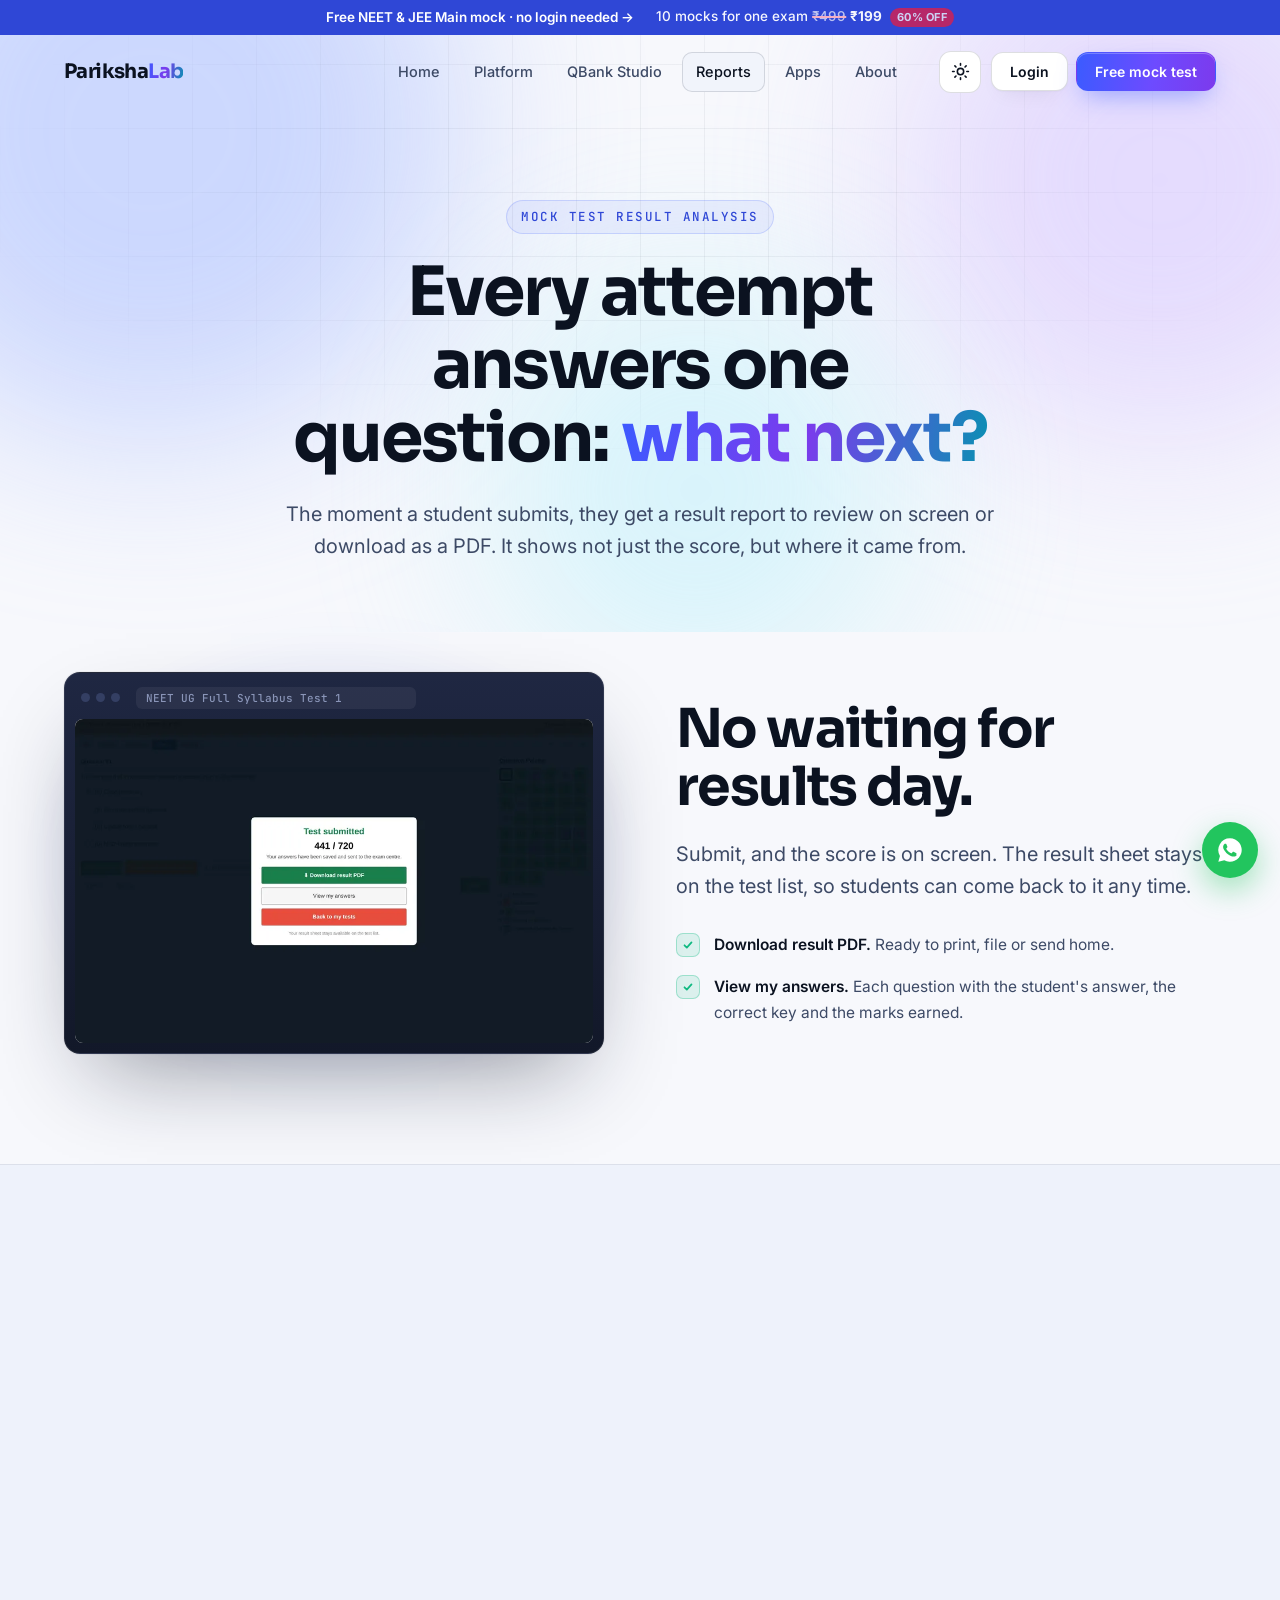
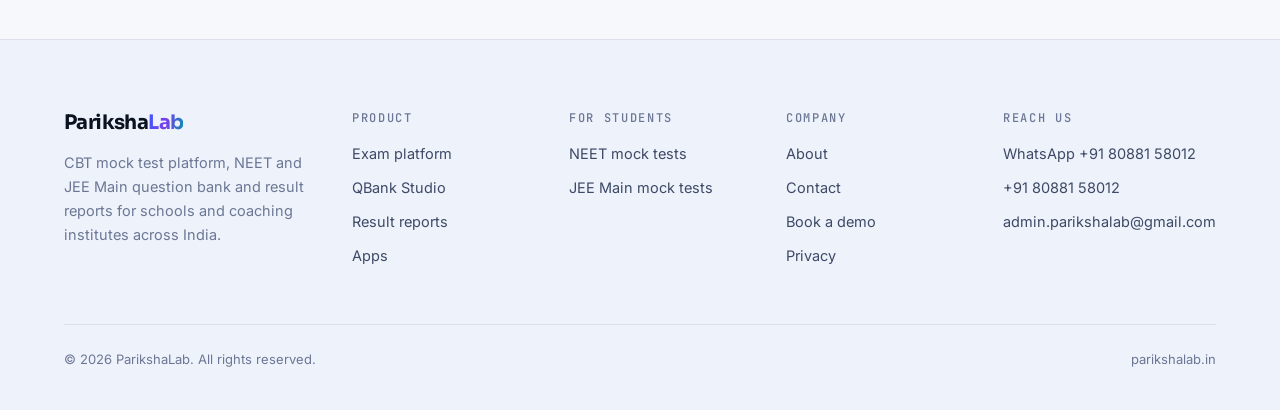
<file: reports.html>
<!DOCTYPE html>
<html lang="en">
<head>
<meta charset="utf-8">
<meta name="viewport" content="width=device-width, initial-scale=1, viewport-fit=cover">
<title>Mock Test Result Analysis and Reports | ParikshaLab</title>
<meta name="description" content="Instant scores and a detailed result analysis after every NEET and JEE mock test: where the marks came from, subject split, time per question, answer review and a one tap PDF.">
<meta name="theme-color" content="#f7f8fc">
<script>try{if(localStorage.getItem("pl-theme")==="dark")document.documentElement.setAttribute("data-theme","dark")}catch(e){}</script>
<meta name="robots" content="index, follow, max-image-preview:large">
<link rel="canonical" href="https://parikshalab.in/reports">
<meta property="og:title" content="Mock Test Result Analysis and Reports | ParikshaLab">
<meta property="og:description" content="Instant scores and a detailed result analysis after every NEET and JEE mock test: where the marks came from, subject split, time per question, answer review and a one tap PDF.">
<meta property="og:type" content="website">
<meta property="og:url" content="https://parikshalab.in/reports">
<meta property="og:image" content="https://parikshalab.in/assets/og-image.png">
<meta property="og:image:width" content="1200">
<meta property="og:image:height" content="630">
<meta property="og:site_name" content="ParikshaLab">
<meta property="og:locale" content="en_IN">
<meta name="twitter:card" content="summary_large_image">
<meta name="twitter:title" content="Mock Test Result Analysis and Reports | ParikshaLab">
<meta name="twitter:description" content="Instant scores and a detailed result analysis after every NEET and JEE mock test: where the marks came from, subject split, time per question, answer review and a one tap PDF.">
<meta name="twitter:image" content="https://parikshalab.in/assets/og-image.png">
<link rel="icon" href="data:image/svg+xml,<svg xmlns='http://www.w3.org/2000/svg' viewBox='0 0 32 32'><defs><linearGradient id='g' x1='0' y1='0' x2='1' y2='1'><stop offset='0' stop-color='%235b83ff'/><stop offset='1' stop-color='%239b6bff'/></linearGradient></defs><rect width='32' height='32' rx='9' fill='url(%23g)'/><path d='M10 23V9h6.5a4.5 4.5 0 0 1 0 9H13' stroke='white' stroke-width='2.8' fill='none' stroke-linecap='round' stroke-linejoin='round'/></svg>">
<link rel="preconnect" href="https://fonts.googleapis.com">
<link rel="preconnect" href="https://fonts.gstatic.com" crossorigin>
<link href="https://fonts.googleapis.com/css2?family=Sora:wght@500;600;700&family=Inter:wght@400;500;600&family=JetBrains+Mono:wght@500&display=swap" rel="stylesheet">
<link rel="stylesheet" href="styles.css">
<script async src="https://pagead2.googlesyndication.com/pagead/js/adsbygoogle.js?client=ca-pub-2831108778361226" crossorigin="anonymous"></script>
</head>
<body>
<div class="progress" aria-hidden="true"></div>
<header class="nav" id="nav">
  <div class="promo" role="region" aria-label="Free mock test offer"><div class="wrap promo-in"><a class="promo-free" href="https://test.parikshalab.in/free/" data-free>Free NEET &amp; JEE Main mock &middot; no login needed &rarr;</a><a class="promo-paid" href="https://test.parikshalab.in/signup/" data-paid>10 mocks for one exam <s class="was">&#8377;499</s> <b>&#8377;199</b> <span class="off">60% OFF</span></a></div></div>
  <div class="wrap nav-in">
    <a class="brand" href="index.html" aria-label="ParikshaLab home"><span>Pariksha<b>Lab</b></span></a>
    <nav class="links" id="links" aria-label="Main"><a href="index.html">Home</a><a href="platform.html">Platform</a><a href="qbank.html">QBank Studio</a><a href="reports.html" class="active" aria-current="page">Reports</a><a href="apps.html">Apps</a><a href="about.html">About</a><a class="m-only" href="https://test.parikshalab.in/free/" data-free><b>Free mock test</b></a><a class="m-only" href="https://test.parikshalab.in/login/">Login</a></nav>
    <div class="nav-act">
      <button class="theme-btn" id="theme" type="button" aria-label="Switch to dark theme"><svg class="sun" viewBox="0 0 24 24" fill="none" stroke="currentColor" stroke-width="2" stroke-linecap="round"><circle cx="12" cy="12" r="4"/><path d="M12 2v2M12 20v2M4.9 4.9l1.4 1.4M17.7 17.7l1.4 1.4M2 12h2M20 12h2M4.9 19.1l1.4-1.4M17.7 6.3l1.4-1.4"/></svg><svg class="moon" viewBox="0 0 24 24" fill="none" stroke="currentColor" stroke-width="2" stroke-linecap="round" stroke-linejoin="round"><path d="M20 14.5A8 8 0 0 1 9.5 4a8 8 0 1 0 10.5 10.5z"/></svg></button>
      <div class="nav-cta"><a class="btn btn-ghost btn-sm" href="https://test.parikshalab.in/login/">Login</a><a class="btn btn-primary btn-sm" href="https://test.parikshalab.in/free/" data-free>Free mock test</a></div>
      <button class="burger" id="burger" aria-label="Menu" aria-expanded="false" aria-controls="links"><span></span><span></span><span></span></button>
    </div>
  </div>
</header>
<main>

<section class="page-hero">
  <div class="aurora" aria-hidden="true"><i></i><i></i><i></i></div><div class="gridbg" aria-hidden="true"></div>
  <div class="wrap z">
    <div class="sec-head center" style="margin-bottom:0" data-stagger>
      <h1><span class="kicker">Mock test result analysis</span>Every attempt answers one question: <span class="grad">what next?</span></h1>
      <p class="lede">The moment a student submits, they get a result report to review on screen or download as a PDF. It shows not just the score, but where it came from.</p>
      
    </div>
  </div>
</section>
<section style="padding-top:40px">
  <div class="wrap split">
    <div class="stage" data-tilt data-reveal="zoom">
      <div class="glow-ring"></div>
      <div class="laptop"><div class="bar"><i></i><i></i><i></i><span>NEET UG Full Syllabus Test 1</span></div><div class="scr"><img src="assets/shots/b-10_result-1600.webp" srcset="assets/shots/b-10_result-900.webp 900w, assets/shots/b-10_result-1600.webp 1600w" sizes="(max-width: 1080px) 94vw, 720px" width="1600" height="1000" alt="Test submitted screen showing 441 out of 720 with Download result PDF and View my answers buttons" loading="lazy" decoding="async"></div></div>
    </div>
    <div data-reveal>
      <h2>No waiting for results day.</h2>
      <p class="lede">Submit, and the score is on screen. The result sheet stays on the test list, so students can come back to it any time.</p>
      <ul class="ticks">
        <li><span><b>Download result PDF.</b> Ready to print, file or send home.</span></li>
        <li><span><b>View my answers.</b> Each question with the student's answer, the correct key and the marks earned.</span></li>
      </ul>
    </div>
  </div>
</section>

<section class="band">
  <div class="wrap split rev">
    <div data-reveal="zoom">
      <div class="panel">
        <div class="panel-head"><span class="ic c"><svg viewBox="0 0 24 24" fill="none" stroke="currentColor" stroke-width="2" stroke-linecap="round" stroke-linejoin="round" aria-hidden="true"><path d="M4 20V10M10 20V4M16 20v-7M22 20H2"/></svg></span>Result report<span class="who">NEET UG &middot; Test 1</span></div>
        <div class="kpis">
          <div class="kpi"><small>Score</small><b><span data-count="512">512</span></b><span>of 720</span></div>
          <div class="kpi"><small>Accuracy</small><b><span data-count="81" data-suffix="%">81%</span></b><span>136 of 168</span></div>
          <div class="kpi"><small>Negative</small><b style="color:var(--red)">&minus;32</b><span>32 wrong</span></div>
        </div>
        <span class="lbl">Where the marks came from</span>
        <div class="mix" style="height:12px"><i style="--w:75.6%;background:var(--green)"></i><i style="--w:17.8%;background:var(--red)"></i><i class="seg-left" style="--w:6.6%"></i></div>
        <div class="mix-key"><span><i style="background:var(--green)"></i>136 correct &middot; +544</span><span><i style="background:var(--red)"></i>32 wrong &middot; &minus;32</span><span><i class="seg-left"></i>12 left</span></div>
        <span class="lbl">Subject split, marks of 180</span>
        <div class="bars">
          <div class="bar"><span>Physics</span><span class="track"><i style="--w:62%"></i></span><span class="v">112</span></div>
          <div class="bar"><span>Chemistry</span><span class="track"><i style="--w:71%"></i></span><span class="v">128</span></div>
          <div class="bar"><span>Botany</span><span class="track"><i style="--w:80%"></i></span><span class="v">144</span></div>
          <div class="bar"><span>Zoology</span><span class="track"><i style="--w:71%"></i></span><span class="v">128</span></div>
        </div>
        <span class="lbl">Time per question, Physics &middot; Q9 took 4m 10s</span>
        <div class="tbars" role="img" aria-label="Time spent on each physics question; question 9 took far longer than the rest"><i style="--h:30%"></i><i style="--h:38%"></i><i style="--h:22%"></i><i style="--h:44%"></i><i style="--h:32%"></i><i style="--h:26%"></i><i style="--h:36%"></i><i style="--h:28%"></i><i style="--h:92%" class="slow"></i><i style="--h:34%"></i><i style="--h:20%"></i><i style="--h:40%"></i><i style="--h:30%"></i><i style="--h:36%"></i><i style="--h:26%"></i></div>
        <div class="rep-btns"><span>Review answers</span><span class="p">Download result PDF</span></div>
      </div>
    </div>
    <div data-reveal>
      <h2>A score, and the story behind it.</h2>
      <ul class="ticks">
        <li><span><b>Where the marks came from.</b> Correct, wrong and left, and the marks lost to negative marking.</span></li>
        <li><span><b>Subject split.</b> Marks in each subject, so the weakest one is obvious.</span></li>
        <li><span><b>Time on every question.</b> The four minutes lost on question nine become visible.</span></li>
        <li><span><b>Answer review.</b> Every question with the student's answer and the correct key.</span></li>
      </ul>
    </div>
  </div>
</section>

<section>
  <div class="wrap">
    <div class="sec-head center" data-reveal>
      <h2>The whole batch, <span class="grad">at a glance.</span></h2>
    </div>
    <div class="grid g3" data-stagger>
      <div class="card"><span class="ic"><svg viewBox="0 0 24 24" fill="none" stroke="currentColor" stroke-width="2" stroke-linecap="round" stroke-linejoin="round" aria-hidden="true"><path d="M7 3h7l5 5v13H7z"/><path d="M14 3v5h5M10 13h6M10 17h6"/></svg></span><h3>All tests</h3><p>Every test with its attempts, average and top score in the admin panel.</p></div>
      <div class="card"><span class="ic c"><svg viewBox="0 0 24 24" fill="none" stroke="currentColor" stroke-width="2" stroke-linecap="round" stroke-linejoin="round" aria-hidden="true"><circle cx="9" cy="8" r="3.2"/><path d="M3 20c0-3.3 2.7-5.5 6-5.5s6 2.2 6 5.5"/><circle cx="17" cy="9" r="2.5"/><path d="M16 14.6c2.9.2 5 2.2 5 5.4"/></svg></span><h3>Every student</h3><p>Open a test to see each student's score, time taken and status: submitted or in progress.</p></div>
      <div class="card"><span class="ic v"><svg viewBox="0 0 24 24" fill="none" stroke="currentColor" stroke-width="2" stroke-linecap="round" stroke-linejoin="round" aria-hidden="true"><rect x="4" y="11" width="16" height="10" rx="2"/><path d="M8 11V7a4 4 0 0 1 8 0v4"/></svg></span><h3>Unlock in one tap</h3><p>If a student's test locks mid-exam, unlock it from the same screen and they carry on.</p></div>
    </div>
  </div>
</section>

<section style="padding-top:40px">
  <div class="wrap">
    <div class="cta" data-reveal="zoom">
      <h2>See a real report from your own students.</h2>
      <p>Run one free mock with a batch and we will walk your team through every report it produces.</p>
      <div class="hero-cta">
        <a class="btn btn-primary" href="contact.html">Book a campus demo <svg viewBox="0 0 24 24" fill="none" stroke="currentColor" stroke-width="2" stroke-linecap="round" stroke-linejoin="round" aria-hidden="true"><path d="M5 12h14M13 6l6 6-6 6"/></svg></a>
        <a class="btn btn-ghost" href="https://wa.me/918088158012?text=Hello%20ParikshaLab%2C%20I%20would%20like%20a%20demo%20for%20my%20institution." target="_blank" rel="noopener">Chat on WhatsApp</a>
      </div>
    </div>
  </div>
</section>

</main>
<footer>
  <div class="wrap">
    <div class="foot">
      <div>
        <a class="brand" href="index.html"><span>Pariksha<b>Lab</b></span></a>
        <p>CBT mock test platform, NEET and JEE Main question bank and result reports for schools and coaching institutes across India.</p>
      </div>
      <div><h4>Product</h4><ul><li><a href="platform.html">Exam platform</a></li><li><a href="qbank.html">QBank Studio</a></li><li><a href="reports.html">Result reports</a></li><li><a href="apps.html">Apps</a></li></ul></div>
      <div><h4>For students</h4><ul><li><a href="neet-mock-test.html">NEET mock tests</a></li><li><a href="jee-main-mock-test.html">JEE Main mock tests</a></li></ul></div>
      <div><h4>Company</h4><ul><li><a href="about.html">About</a></li><li><a href="contact.html">Contact</a></li><li><a href="contact.html">Book a demo</a></li><li><a href="privacy.html">Privacy</a></li></ul></div>
      <div><h4>Reach us</h4><ul><li><a href="https://wa.me/918088158012?text=Hello%20ParikshaLab%2C%20I%20would%20like%20a%20demo%20for%20my%20institution." target="_blank" rel="noopener">WhatsApp +91 80881 58012</a></li><li><a href="tel:+918088158012">+91 80881 58012</a></li><li><a href="mailto:admin.parikshalab@gmail.com">admin.parikshalab@gmail.com</a></li></ul></div>
    </div>
    <div class="fine"><span>&copy; <span id="yr">2026</span> ParikshaLab. All rights reserved.</span><span>parikshalab.in</span></div>
  </div>
</footer>
<a class="fab" href="https://wa.me/918088158012?text=Hello%20ParikshaLab%2C%20I%20would%20like%20a%20demo%20for%20my%20institution." target="_blank" rel="noopener" aria-label="Chat on WhatsApp"><svg viewBox="0 0 24 24" aria-hidden="true"><path d="M12 2a10 10 0 0 0-8.6 15.1L2 22l5.1-1.3A10 10 0 1 0 12 2zm5.8 14.2c-.2.7-1.4 1.3-2 1.4-.5.1-1.1.1-1.8-.1-.4-.1-1-.3-1.7-.6-3-1.3-4.9-4.3-5-4.5-.2-.2-1.2-1.6-1.2-3s.7-2.1 1-2.4c.2-.3.5-.4.7-.4h.5c.2 0 .4 0 .6.5l.8 2c.1.2.1.4 0 .5l-.3.5-.4.4c-.1.1-.3.3-.1.6.2.3.8 1.3 1.7 2.1 1.2 1 2.1 1.4 2.4 1.5.3.1.4.1.6-.1l.9-1c.2-.2.4-.2.6-.1l2 1c.2.1.4.2.4.3.1.2.1.7-.1 1.4z"/></svg></a>
<script src="script.js"></script>
</body>
</html>
</file>
<file: styles.css>
/* ParikshaLab: light by default, dark on request (html[data-theme="dark"]). Every colour is a token. */
:root{
  --bg:#f7f8fc; --bg-2:#eef2fb; --surface:#ffffff;
  --panel:#ffffff; --panel-2:#f1f4fb; --inset:#f7f9fe; --input:#ffffff;
  --line:rgba(15,23,42,.08); --line-2:rgba(15,23,42,.14);
  --ink:#0b1220; --ink-2:#3d4a66; --ink-3:#6b7794;
  --blue:#3b5bff; --violet:#7c3aed; --cyan:#0891b2; --green:#059669; --amber:#d97706; --red:#e11d48;
  --grad:linear-gradient(100deg,#3b5bff 0%,#7c3aed 50%,#0891b2 100%);
  --grad-btn:linear-gradient(100deg,#3b5bff 0%,#6d4bff 55%,#7c3aed 100%);
  --accent-ink:#2f47d6; --eyebrow-bg:rgba(59,91,255,.07);
  --nav-bg:rgba(255,255,255,.78); --menu-bg:rgba(255,255,255,.97);
  --card-bg:#ffffff; --card-shadow:0 1px 2px rgba(15,23,42,.04),0 8px 24px -12px rgba(15,23,42,.12);
  --card-glow:rgba(59,91,255,.08);
  --panel-shadow:0 30px 70px -30px rgba(15,23,42,.28),0 2px 8px rgba(15,23,42,.04);
  --device-shadow:0 40px 90px -30px rgba(15,23,42,.45),0 0 0 1px rgba(15,23,42,.04);
  --phone-shadow:drop-shadow(0 30px 40px rgba(15,23,42,.28));
  --glow:rgba(59,91,255,.18);
  --aurora-1:#a9bdff; --aurora-2:#d6c4ff; --aurora-3:#a8eefa; --aurora-o:.55;
  --grid:rgba(15,23,42,.05);
  --ic-bg:rgba(59,91,255,.1); --ic-bd:rgba(59,91,255,.18); --ic:#3b5bff;
  --ic-c-bg:rgba(8,145,178,.1); --ic-c-bd:rgba(8,145,178,.2); --ic-c:#0891b2;
  --ic-g-bg:rgba(5,150,105,.1); --ic-g-bd:rgba(5,150,105,.2); --ic-g:#059669;
  --ic-v-bg:rgba(124,58,237,.1); --ic-v-bd:rgba(124,58,237,.2); --ic-v:#7c3aed;
  --ok-bg:rgba(5,150,105,.08); --ok-bd:rgba(5,150,105,.35); --ok-ink:#047857;
  --m-bg:rgba(217,119,6,.1); --m-ink:#b45309; --h-bg:rgba(225,29,72,.08); --h-ink:#be123c;
  --y-bg:rgba(124,58,237,.1); --y-ink:#6d28d9; --left-seg:#cbd3e4;
  --tbar:rgba(59,91,255,.35);
  --radius:22px; --maxw:1200px;
  --display:"Sora",ui-sans-serif,system-ui,sans-serif;
  --body:"Inter",ui-sans-serif,system-ui,-apple-system,"Segoe UI",Roboto,sans-serif;
  --mono:"JetBrains Mono",ui-monospace,SFMono-Regular,Menlo,monospace;
  --ease:cubic-bezier(.2,.8,.2,1);
  color-scheme:light;
}
:root[data-theme="dark"]{
  --bg:#060913; --bg-2:#0a0f20; --surface:#0e1530;
  --panel:rgba(255,255,255,.035); --panel-2:rgba(255,255,255,.06); --inset:rgba(6,9,19,.5); --input:rgba(6,9,19,.6);
  --line:rgba(255,255,255,.08); --line-2:rgba(255,255,255,.14);
  --ink:#eef1ff; --ink-2:#aeb7d6; --ink-3:#7581a8;
  --blue:#5b83ff; --violet:#9b6bff; --cyan:#2fd6f0; --green:#34d399; --amber:#fbbf24; --red:#fb7185;
  --grad:linear-gradient(100deg,#5b83ff 0%,#9b6bff 48%,#2fd6f0 100%);
  --grad-btn:linear-gradient(100deg,#5b83ff 0%,#8b6bff 55%,#9b6bff 100%);
  --accent-ink:#c9d3ff; --eyebrow-bg:rgba(91,131,255,.08);
  --nav-bg:rgba(6,9,19,.72); --menu-bg:rgba(10,15,32,.96);
  --card-bg:linear-gradient(180deg,rgba(255,255,255,.05),rgba(255,255,255,.02)); --card-shadow:none;
  --card-glow:rgba(91,131,255,.16);
  --panel-shadow:0 40px 90px -30px rgba(0,0,0,.8),0 0 60px -20px rgba(91,131,255,.35);
  --device-shadow:0 50px 120px -30px rgba(0,0,0,.85),0 0 0 1px rgba(255,255,255,.03),0 0 80px -20px rgba(91,131,255,.45);
  --phone-shadow:drop-shadow(0 40px 60px rgba(0,0,0,.7)) drop-shadow(0 0 40px rgba(91,131,255,.25));
  --glow:rgba(91,131,255,.28);
  --aurora-1:#3354ff; --aurora-2:#7c3aed; --aurora-3:#0891b2; --aurora-o:.55;
  --grid:rgba(255,255,255,.045);
  --ic-bg:rgba(91,131,255,.25); --ic-bd:rgba(155,180,255,.25); --ic:#fff;
  --ic-c-bg:rgba(47,214,240,.2); --ic-c-bd:rgba(47,214,240,.3); --ic-c:#fff;
  --ic-g-bg:rgba(52,211,153,.2); --ic-g-bd:rgba(52,211,153,.3); --ic-g:#fff;
  --ic-v-bg:rgba(155,107,255,.28); --ic-v-bd:rgba(155,107,255,.35); --ic-v:#fff;
  --ok-bg:rgba(52,211,153,.1); --ok-bd:rgba(52,211,153,.4); --ok-ink:#6ee7b7;
  --m-bg:rgba(251,191,36,.12); --m-ink:#fcd34d; --h-bg:rgba(251,113,133,.12); --h-ink:#fda4af;
  --y-bg:rgba(155,107,255,.16); --y-ink:#c4b5fd; --left-seg:#475173;
  --tbar:rgba(91,131,255,.45);
  color-scheme:dark;
}
*{box-sizing:border-box}
html{scroll-behavior:smooth;scroll-padding-top:90px;background:var(--bg)}
body{margin:0;background:var(--bg);color:var(--ink);font:16px/1.65 var(--body);-webkit-font-smoothing:antialiased;overflow-x:hidden;transition:background-color .4s,color .4s}
img{max-width:100%;display:block}
a{color:inherit;text-decoration:none}
::selection{background:rgba(59,91,255,.25)}
.wrap{max-width:var(--maxw);margin:0 auto;padding-inline:24px}
main{overflow-x:clip}
section{padding-block:110px;position:relative}
h1,h2,h3,h4{font-family:var(--display);letter-spacing:-.03em;line-height:1.08;margin:0;font-weight:700;text-wrap:balance}
h1{font-size:clamp(40px,6.4vw,82px)}
h2{font-size:clamp(30px,4.2vw,54px)}
h3{font-size:20px;letter-spacing:-.02em}
p{margin:0}
.grad{background:var(--grad);-webkit-background-clip:text;background-clip:text;color:transparent}
.lede{font-size:clamp(17px,1.6vw,20px);color:var(--ink-2);max-width:60ch;margin-top:22px;line-height:1.6}
.center{text-align:center}.center .lede{margin-inline:auto}
.muted{color:var(--ink-2)}

.sec-head{max-width:780px;margin-bottom:60px}
.sec-head.center{margin-inline:auto}
.sec-head h2{margin-top:0}

/* buttons */
.btn{position:relative;display:inline-flex;align-items:center;justify-content:center;gap:10px;font:600 15px var(--body);padding:15px 26px;border-radius:14px;
  border:1px solid transparent;cursor:pointer;overflow:hidden;transition:transform .25s var(--ease),box-shadow .3s,border-color .3s,background .3s;white-space:nowrap}
.btn svg{width:18px;height:18px;transition:transform .25s var(--ease)}
.btn:hover svg{transform:translateX(3px)}
.btn-primary{background:var(--grad-btn);color:#fff;box-shadow:0 10px 26px -8px rgba(59,91,255,.55),inset 0 1px 0 rgba(255,255,255,.25)}
.btn-primary::after{content:"";position:absolute;inset:0;background:linear-gradient(110deg,transparent 30%,rgba(255,255,255,.35) 50%,transparent 70%);transform:translateX(-120%);transition:transform .8s var(--ease)}
.btn-primary:hover{transform:translateY(-2px);box-shadow:0 18px 36px -10px rgba(109,75,255,.6)}
.btn-primary:hover::after{transform:translateX(120%)}
.btn-ghost{background:var(--panel);border-color:var(--line-2);color:var(--ink);box-shadow:var(--card-shadow)}
.btn-ghost:hover{border-color:var(--blue);transform:translateY(-2px)}
.btn-sm{padding:10px 18px;font-size:14px;border-radius:12px}
.link-arrow{display:inline-flex;align-items:center;gap:8px;font-weight:600;color:var(--accent-ink);margin-top:22px}
.link-arrow svg{width:16px;height:16px;transition:transform .25s var(--ease)}
.link-arrow:hover{color:var(--blue)}.link-arrow:hover svg{transform:translateX(4px)}

/* top progress + nav */
.progress{position:fixed;top:0;left:0;height:2px;width:100%;transform-origin:0 50%;transform:scaleX(0);background:var(--grad);z-index:100}
header.nav{position:fixed;top:0;left:0;right:0;z-index:90;padding-top:env(safe-area-inset-top,0px);transition:background .3s,border-color .3s;border-bottom:1px solid transparent}
header.nav.stuck{background:var(--nav-bg);backdrop-filter:saturate(160%) blur(16px);-webkit-backdrop-filter:saturate(160%) blur(16px);border-color:var(--line)}
.nav-in{display:flex;align-items:center;gap:28px;height:74px}
.brand{display:flex;align-items:center;gap:11px;font:700 20px var(--display);letter-spacing:-.03em}
.brand b{font-weight:700;background:var(--grad);-webkit-background-clip:text;background-clip:text;color:transparent}
nav.links{display:flex;gap:6px;margin-left:auto}
nav.links a{font-size:14.5px;font-weight:500;color:var(--ink-2);padding:8px 14px;border-radius:10px;transition:color .2s,background .2s}
nav.links a:hover{color:var(--ink);background:var(--panel-2)}
nav.links a.active{color:var(--ink);background:var(--panel-2);box-shadow:inset 0 0 0 1px var(--line-2)}
.nav-act{display:flex;gap:10px;align-items:center}
.theme-btn{width:42px;height:42px;border-radius:12px;display:grid;place-items:center;cursor:pointer;background:var(--panel);border:1px solid var(--line-2);color:var(--ink);transition:border-color .2s,transform .3s var(--ease)}
.theme-btn:hover{border-color:var(--blue);transform:rotate(-15deg)}
.theme-btn svg{width:19px;height:19px}
.theme-btn .moon{display:none}
:root[data-theme="dark"] .theme-btn .sun{display:none}
:root[data-theme="dark"] .theme-btn .moon{display:block}
.burger{display:none;flex-direction:column;justify-content:center;align-items:center;padding:0;background:var(--panel);border:1px solid var(--line-2);border-radius:12px;width:42px;height:42px;cursor:pointer;place-items:center}
.burger span{display:block;width:18px;height:2px;background:var(--ink);border-radius:2px;transition:transform .3s,opacity .3s}
.burger span+span{margin-top:4px}
.burger.open span:nth-child(1){transform:translateY(6px) rotate(45deg)}
.burger.open span:nth-child(2){opacity:0}
.burger.open span:nth-child(3){transform:translateY(-6px) rotate(-45deg)}

/* backgrounds */
.aurora{position:absolute;inset:0;overflow:hidden;pointer-events:none;z-index:0}
.aurora i{position:absolute;border-radius:50%;filter:blur(90px);opacity:var(--aurora-o);will-change:transform}
.aurora i:nth-child(1){width:620px;height:620px;left:-160px;top:-180px;background:var(--aurora-1);animation:drift1 18s ease-in-out infinite alternate}
.aurora i:nth-child(2){width:520px;height:520px;right:-140px;top:-80px;background:var(--aurora-2);animation:drift2 22s ease-in-out infinite alternate}
.aurora i:nth-child(3){width:420px;height:420px;left:38%;top:280px;background:var(--aurora-3);opacity:calc(var(--aurora-o) * .7);animation:drift3 26s ease-in-out infinite alternate}
@keyframes drift1{to{transform:translate(120px,80px) scale(1.1)}}
@keyframes drift2{to{transform:translate(-100px,120px) scale(.9)}}
@keyframes drift3{to{transform:translate(-140px,-60px) scale(1.15)}}
.gridbg{position:absolute;inset:0;pointer-events:none;z-index:0;
  background-image:linear-gradient(var(--grid) 1px,transparent 1px),linear-gradient(90deg,var(--grid) 1px,transparent 1px);
  background-size:64px 64px;-webkit-mask-image:radial-gradient(ellipse 70% 60% at 50% 30%,#000 30%,transparent 75%);mask-image:radial-gradient(ellipse 70% 60% at 50% 30%,#000 30%,transparent 75%)}
.z{position:relative;z-index:1}
.band{background:var(--bg-2);border-block:1px solid var(--line)}

/* hero */
.hero{padding-block:170px 110px;overflow:hidden}
.hero-grid{display:grid;grid-template-columns:1fr 1.15fr;gap:56px;align-items:center}
.hero h1{font-size:clamp(40px,5.3vw,70px)}
.hero h1 .hl{display:block;overflow:hidden;padding-bottom:.06em}
.hero h1 .hl>span{display:inline-block}
[data-reveal="lines"],[data-reveal="lines"].in{opacity:1;transform:none}
[data-reveal="lines"] .hl>span{transform:translateY(105%);transition:transform 1s var(--ease)}
[data-reveal="lines"] .hl+.hl>span{transition-delay:.12s}
[data-reveal="lines"].in .hl>span{transform:none}
.hero-cta{display:flex;gap:12px;flex-wrap:wrap;margin-top:36px}
.hero-stats{display:flex;gap:34px;flex-wrap:wrap;margin-top:46px;padding-top:28px;border-top:1px solid var(--line)}
.hero-stats b{display:block;font:700 30px var(--display);letter-spacing:-.03em;font-variant-numeric:tabular-nums}
.hero-stats>div>span{font-size:13.5px;color:var(--ink-3)}
.live{display:inline-flex;align-items:center;gap:7px}
.live::before{content:"";width:8px;height:8px;border-radius:50%;background:var(--green);box-shadow:0 0 10px var(--green);animation:blink 1.6s ease-in-out infinite}
@keyframes blink{50%{opacity:.35}}

.page-hero{padding-block:170px 70px;overflow:hidden}
.page-hero h1{font-size:clamp(38px,5.4vw,68px)}

/* devices (the bezel stays dark in both themes, like real hardware) */
.stage{position:relative;perspective:1600px}
.laptop{position:relative;border-radius:16px;padding:10px;background:linear-gradient(180deg,#1f2742,#121829);border:1px solid rgba(255,255,255,.08);
  box-shadow:var(--device-shadow);transform-style:preserve-3d;transition:transform .5s var(--ease)}
.laptop .bar{display:flex;align-items:center;gap:6px;padding:4px 6px 10px}
.laptop .bar i{width:9px;height:9px;border-radius:50%;background:#343f63}
.laptop .bar span{margin-left:10px;flex:1;max-width:280px;font:500 11px var(--mono);color:#8a95b8;background:rgba(255,255,255,.06);border-radius:6px;padding:4px 10px;white-space:nowrap;overflow:hidden;text-overflow:ellipsis}
.laptop .scr{border-radius:8px;overflow:hidden;background:#fff;aspect-ratio:16/10;position:relative}
.laptop .scr img{width:100%;height:100%;object-fit:cover;object-position:top left}
.phone{filter:var(--phone-shadow);transition:transform .5s var(--ease)}
.phone img{width:100%;height:auto}
.hero .stage .phone{position:absolute;width:30%;right:-4%;bottom:-16%;animation:float 7s ease-in-out infinite}
@keyframes float{50%{transform:translateY(-14px)}}
.glow-ring{position:absolute;inset:-12% -8%;background:radial-gradient(closest-side,var(--glow),transparent);z-index:-1;filter:blur(20px)}
.chip-float{position:absolute;display:flex;align-items:center;gap:10px;padding:11px 15px;border-radius:14px;background:var(--nav-bg);backdrop-filter:blur(14px);-webkit-backdrop-filter:blur(14px);
  border:1px solid var(--line-2);font-size:13px;font-weight:600;box-shadow:var(--panel-shadow);animation:float 8s ease-in-out infinite}
.chip-float small{display:block;font-weight:500;color:var(--ink-3);font-size:11.5px}
.chip-float .ic{width:32px;height:32px;border-radius:10px}

/* marquee */
.marquee{overflow:hidden;border-block:1px solid var(--line);padding-block:22px;background:var(--surface);-webkit-mask-image:linear-gradient(90deg,transparent,#000 10%,#000 90%,transparent);mask-image:linear-gradient(90deg,transparent,#000 10%,#000 90%,transparent)}
.marquee-track{display:flex;gap:48px;width:max-content;animation:marq 38s linear infinite}
.marquee span{font:500 15px var(--display);color:var(--ink-3);white-space:nowrap;display:flex;align-items:center;gap:48px}
.marquee span::after{content:"";width:6px;height:6px;border-radius:50%;background:var(--grad)}
@keyframes marq{to{transform:translateX(-50%)}}

/* cards */
.grid{display:grid;gap:20px}
.g2{grid-template-columns:repeat(2,1fr)}.g3{grid-template-columns:repeat(3,1fr)}.g4{grid-template-columns:repeat(4,1fr)}
.card{position:relative;background:var(--card-bg);border:1px solid var(--line);border-radius:var(--radius);padding:30px;overflow:hidden;box-shadow:var(--card-shadow);
  transition:transform .4s var(--ease),border-color .3s,box-shadow .4s}
.card::before{content:"";position:absolute;inset:0;background:radial-gradient(420px circle at var(--mx,50%) var(--my,-40%),var(--card-glow),transparent 45%);opacity:0;transition:opacity .4s;pointer-events:none}
.card:hover{border-color:var(--line-2);transform:translateY(-4px)}
.card:hover::before{opacity:1}
.card>*{position:relative}
.card h3{margin:22px 0 10px}
.card p{color:var(--ink-2);font-size:15px}
.card .link-arrow{margin-top:18px;font-size:14.5px}
.ic{width:46px;height:46px;border-radius:14px;display:grid;place-items:center;color:var(--ic);background:var(--ic-bg);border:1px solid var(--ic-bd)}
.ic svg{width:22px;height:22px}
.ic.c{color:var(--ic-c);background:var(--ic-c-bg);border-color:var(--ic-c-bd)}
.ic.g{color:var(--ic-g);background:var(--ic-g-bg);border-color:var(--ic-g-bd)}
.ic.v{color:var(--ic-v);background:var(--ic-v-bg);border-color:var(--ic-v-bd)}
.pillar{display:flex;flex-direction:column;min-height:300px}
.pillar .num{font:500 12px var(--mono);color:var(--ink-3);letter-spacing:.1em;position:absolute;top:30px;right:30px}
.pillar .link-arrow{margin-top:auto;padding-top:22px}

/* split layouts */
.split{display:grid;grid-template-columns:1fr 1fr;gap:72px;align-items:center}
.split.wide{grid-template-columns:1.25fr .85fr}
.split.rev>:first-child{order:2}
.ticks{list-style:none;margin:30px 0 0;padding:0;display:grid;gap:16px}
.ticks li{display:flex;gap:14px;align-items:flex-start;color:var(--ink-2);font-size:15.5px}
.ticks li::before{content:"";flex:none;width:22px;height:22px;margin-top:1px;border-radius:7px;background:rgba(16,185,129,.12) url("data:image/svg+xml,%3Csvg xmlns='http://www.w3.org/2000/svg' viewBox='0 0 24 24' fill='none' stroke='%2310b981' stroke-width='3' stroke-linecap='round' stroke-linejoin='round'%3E%3Cpath d='M6 12.5l4 4 8-9'/%3E%3C/svg%3E") center/14px no-repeat;border:1px solid rgba(16,185,129,.3)}
.ticks b{color:var(--ink);font-weight:600}

/* stats */
.stats{display:grid;grid-template-columns:repeat(4,1fr);border:1px solid var(--line);border-radius:var(--radius);background:var(--panel);overflow:hidden;box-shadow:var(--card-shadow)}
.stats>div{padding:34px 30px;border-left:1px solid var(--line)}
.stats>div:first-child{border-left:0}
.stats b{display:block;font:700 clamp(32px,3.6vw,46px)/1.05 var(--display);letter-spacing:-.04em;font-variant-numeric:tabular-nums}
.stats>div>span{display:block;margin-top:10px;font-size:14px;color:var(--ink-3)}
.stats>div>span.live{display:flex}
.stats.s3{grid-template-columns:repeat(3,1fr);max-width:960px;margin-inline:auto}

/* tour (sticky stage, scrolling steps) */
.tour{display:grid;grid-template-columns:1.35fr .9fr;gap:64px;align-items:start}
.tour-stage{position:sticky;top:120px}
.tour-stage .scr img{position:absolute;inset:0;opacity:0;transform:scale(1.03);transition:opacity .7s var(--ease),transform 1.2s var(--ease)}
.tour-stage .scr img.on{opacity:1;transform:none}
.tour-dots{display:flex;gap:8px;justify-content:center;margin-top:22px}
.tour-dots i{width:8px;height:8px;border-radius:99px;background:var(--line-2);transition:width .4s var(--ease),background .4s}
.tour-dots i.on{width:28px;background:var(--grad)}
.tstep{min-height:62vh;display:flex;flex-direction:column;justify-content:center;opacity:.28;transition:opacity .5s}
.tstep.on{opacity:1}
.tstep .k{font:500 12px var(--mono);letter-spacing:.14em;color:var(--cyan)}
.tstep h3{font-size:clamp(24px,2.4vw,32px);margin:14px 0 14px}
.tstep p{color:var(--ink-2);font-size:16px}
.tstep .laptop{display:none}

/* tabs */
.tabs{display:inline-flex;gap:6px;padding:6px;border-radius:16px;background:var(--panel);border:1px solid var(--line);flex-wrap:wrap;justify-content:center;box-shadow:var(--card-shadow)}
.tabs button{font:600 14px var(--body);color:var(--ink-2);background:none;border:0;padding:10px 20px;border-radius:11px;cursor:pointer;transition:color .2s,background .3s}
.tabs button:hover{color:var(--ink)}
.tabs button.on{color:#fff;background:var(--grad-btn);box-shadow:0 8px 20px -8px rgba(59,91,255,.6)}
.tab-panels{position:relative;margin-top:36px}
.tab-panel{display:none}
.tab-panel.on{display:grid;animation:fadeUp .6s var(--ease)}
@keyframes fadeUp{from{opacity:0;transform:translateY(16px)}to{opacity:1;transform:none}}

/* phone carousel */
.carousel{display:flex;gap:28px;overflow-x:auto;scroll-snap-type:x mandatory;padding:20px 24px 40px;scrollbar-width:none;-webkit-overflow-scrolling:touch;cursor:grab}
.carousel::-webkit-scrollbar{display:none}
.carousel.drag{cursor:grabbing;scroll-snap-type:none}
.carousel figure{flex:none;width:clamp(220px,24vw,280px);margin:0;scroll-snap-align:center;transition:transform .5s var(--ease)}
.carousel figure:hover{transform:translateY(-8px)}
.carousel figcaption{margin-top:18px;text-align:center}
.carousel figcaption b{display:block;font:600 15px var(--display)}
.carousel figcaption span{font-size:13.5px;color:var(--ink-3)}
.car-edge{max-width:var(--maxw);margin:0 auto;padding-inline:24px;display:flex;gap:10px;justify-content:flex-end}
.round{width:46px;height:46px;border-radius:50%;display:grid;place-items:center;background:var(--panel);border:1px solid var(--line-2);color:var(--ink);cursor:pointer;transition:border-color .2s,transform .2s;box-shadow:var(--card-shadow)}
.round:hover{border-color:var(--blue);transform:scale(1.06)}
.round svg{width:18px;height:18px}

/* fan of phones */
.fan{position:relative;height:620px;display:flex;justify-content:center;align-items:center}
.fan .phone{position:absolute;width:240px}
.fan .phone:nth-child(1){transform:translateX(-62%) rotate(-9deg) translateY(30px)}
.fan .phone:nth-child(2){z-index:2;width:262px}
.fan .phone:nth-child(3){transform:translateX(62%) rotate(9deg) translateY(30px)}
.fan:hover .phone:nth-child(1){transform:translateX(-74%) rotate(-12deg) translateY(24px)}
.fan:hover .phone:nth-child(3){transform:translateX(74%) rotate(12deg) translateY(24px)}

/* platform chips */
.platforms{display:grid;grid-template-columns:repeat(auto-fit,minmax(160px,1fr));gap:14px;margin-top:36px}
.plat{display:flex;align-items:center;gap:12px;padding:16px 18px;border-radius:16px;background:var(--panel);border:1px solid var(--line);font-weight:600;font-size:14.5px;box-shadow:var(--card-shadow);transition:border-color .3s,transform .3s var(--ease)}
.plat:hover{border-color:var(--line-2);transform:translateY(-3px)}
.plat svg{width:22px;height:22px;flex:none;color:var(--blue)}

/* exam patterns */
.spec{display:grid;grid-template-columns:repeat(2,1fr);gap:20px}
.spec .card dl{display:grid;grid-template-columns:auto 1fr;gap:12px 20px;margin:24px 0 0;font-size:15px}
.spec dt{color:var(--ink-3)}.spec dd{margin:0;font-weight:600;text-align:right;font-variant-numeric:tabular-nums}
.tag{display:inline-flex;font:500 11.5px var(--mono);letter-spacing:.1em;text-transform:uppercase;padding:6px 11px;border-radius:999px;background:var(--ok-bg);color:var(--ok-ink);border:1px solid var(--ok-bd)}
.tag.v{background:var(--y-bg);color:var(--y-ink);border-color:var(--ic-v-bd)}

/* illustrations (qbank, report) */
.panel{background:var(--card-bg);border:1px solid var(--line-2);border-radius:var(--radius);padding:24px;box-shadow:var(--panel-shadow)}
.panel-head{display:flex;align-items:center;gap:12px;margin-bottom:18px;font:600 15px var(--display)}
.panel-head .ic{width:36px;height:36px;border-radius:11px}.panel-head .ic svg{width:18px;height:18px}
.panel-head .who{margin-left:auto;font:500 11.5px var(--mono);color:var(--ink-3);padding:5px 10px;border-radius:999px;background:var(--panel-2)}
.lbl{display:block;margin:18px 0 9px;font:500 11px var(--mono);letter-spacing:.12em;text-transform:uppercase;color:var(--ink-3)}
.st-steps{display:flex;gap:6px;flex-wrap:wrap}
.st-steps span{font-size:12px;font-weight:600;padding:6px 12px;border-radius:999px;border:1px solid var(--line-2);color:var(--ink-3)}
.st-steps .done{color:var(--ok-ink);border-color:var(--ok-bd);background:var(--ok-bg)}
.st-steps .on{background:var(--grad-btn);border-color:transparent;color:#fff}
.st-row{display:grid;grid-template-columns:repeat(4,1fr);gap:8px}
.st-row span{font-size:12px;color:var(--ink-3);border:1px solid var(--line);border-radius:10px;padding:8px 10px;background:var(--inset)}
.st-row b{color:var(--ink)}
.mix{display:flex;height:9px;border-radius:99px;overflow:hidden;background:var(--panel-2)}
.mix i{display:block;height:100%;width:0;transition:width 1.4s var(--ease)}
.in .mix i{width:var(--w)}
.mix-key{display:flex;gap:16px;flex-wrap:wrap;margin-top:9px;font-size:12px;color:var(--ink-3)}
.mix-key span{display:flex;align-items:center;gap:7px}
.mix-key i{width:9px;height:9px;border-radius:3px;display:block}
.seg-left{background:var(--left-seg)}
.qcard{margin-top:18px;border:1px solid var(--line);border-radius:16px;padding:16px;background:var(--inset)}
.qcard p{margin:10px 0 12px;font-size:13.5px;line-height:1.55}
.qtags{display:flex;gap:6px;flex-wrap:wrap}
.qtags span{font-size:11px;font-weight:600;padding:4px 10px;border-radius:999px;background:var(--panel-2);color:var(--ink-2)}
.qtags .m{background:var(--m-bg);color:var(--m-ink)}
.qtags .h{background:var(--h-bg);color:var(--h-ink)}
.qtags .y{background:var(--y-bg);color:var(--y-ink)}
.qopts{display:grid;grid-template-columns:1fr 1fr;gap:7px}
.qopts span{font-size:12.5px;color:var(--ink-2);border:1px solid var(--line);border-radius:10px;padding:7px 10px;background:var(--panel)}
.qopts .ok{background:var(--ok-bg);border-color:var(--ok-bd);color:var(--ok-ink);font-weight:600}
.qwhy{margin-top:12px;padding-top:10px;border-top:1px dashed var(--line-2);font-size:12.5px;color:var(--ink-3)}
.qwhy b{color:var(--ink-2)}
.st-foot{display:flex;align-items:center;justify-content:space-between;gap:10px;margin-top:18px;font-size:13.5px;color:var(--ink-3)}
.st-foot b{color:var(--ink);font-variant-numeric:tabular-nums}
.pill-btn{font-size:12.5px;font-weight:600;padding:9px 16px;border-radius:10px;background:var(--grad-btn);color:#fff}

.own-flow{display:grid;grid-template-columns:1fr auto 1.2fr;gap:14px;align-items:center}
.shot{border:1.5px dashed var(--ic-bd);border-radius:16px;padding:14px;background:var(--eyebrow-bg)}
.shot-tag{display:inline-flex;align-items:center;gap:7px;font:500 11px var(--mono);letter-spacing:.08em;text-transform:uppercase;color:var(--ink-3);margin-bottom:12px}
.shot-tag svg{width:15px;height:15px}
.paper{background:#fbf8ef;border:1px solid #ece3cc;border-radius:6px;padding:12px;display:grid;gap:7px;transform:rotate(-2.5deg);box-shadow:0 12px 24px -12px rgba(15,23,42,.35)}
.paper i{display:block;height:5px;border-radius:3px;background:#cbbf9f}
.paper .fig{height:38px;border-radius:4px;border:1.5px solid #cbbf9f;background:repeating-linear-gradient(135deg,transparent 0 6px,#e6dcc2 6px 7px)}
.scan{position:relative;overflow:hidden}
.scan::after{content:"";position:absolute;left:0;right:0;height:40%;top:-40%;background:linear-gradient(180deg,transparent,rgba(8,170,210,.3),transparent);animation:scan 2.8s ease-in-out infinite}
@keyframes scan{to{top:100%}}
.arrow-dot{width:36px;height:36px;border-radius:50%;display:grid;place-items:center;background:var(--grad-btn);color:#fff;box-shadow:0 0 20px rgba(59,91,255,.45)}
.arrow-dot svg{width:17px;height:17px}
.ln{height:6px;border-radius:3px;background:var(--line-2);margin-top:10px}
.or{display:flex;align-items:center;gap:14px;margin:22px 0 14px;font:500 11px var(--mono);letter-spacing:.14em;text-transform:uppercase;color:var(--ink-3)}
.or::before,.or::after{content:"";flex:1;height:1px;background:var(--line)}
.typed{border:1px solid var(--blue);border-radius:12px;padding:13px 15px;font-size:14px;background:var(--input);box-shadow:0 0 0 4px rgba(59,91,255,.1);min-height:50px}
.caret{display:inline-block;width:2px;height:16px;background:var(--blue);margin-left:2px;vertical-align:-3px;animation:blink 1s steps(1) infinite}
.save{font-size:12px;font-weight:600;padding:7px 13px;border-radius:9px;background:linear-gradient(100deg,#7c3aed,#c026d3);color:#fff;display:inline-block}

.kpis{display:grid;grid-template-columns:repeat(3,1fr);gap:10px}
.kpi{border:1px solid var(--line);border-radius:14px;padding:14px;background:var(--inset)}
.kpi small{display:block;font:500 10.5px var(--mono);letter-spacing:.12em;text-transform:uppercase;color:var(--ink-3)}
.kpi b{display:block;font:700 26px/1.2 var(--display);letter-spacing:-.03em;margin-top:4px}
.kpi>span{font-size:12px;color:var(--ink-3)}
.bars{display:grid;gap:12px}
.bar{display:grid;grid-template-columns:86px 1fr 40px;gap:12px;align-items:center;font-size:13px;color:var(--ink-2)}
.bar .track{height:8px;border-radius:99px;background:var(--panel-2);overflow:hidden}
.bar .track i{display:block;height:100%;width:0;border-radius:99px;background:var(--grad);transition:width 1.4s var(--ease)}
.in .bar .track i{width:var(--w)}
.bar .v{text-align:right;font-weight:600;color:var(--ink);font-variant-numeric:tabular-nums}
.tbars{display:flex;align-items:flex-end;gap:6px;height:90px;position:relative;margin-top:12px}
.tbars i{flex:1;border-radius:4px 4px 2px 2px;background:var(--tbar);height:0;transition:height 1.2s var(--ease)}
.in .tbars i{height:var(--h)}
.tbars i.slow{background:linear-gradient(180deg,#fbbf24,#f97316);box-shadow:0 0 16px rgba(249,115,22,.4)}
.tbars::after{content:"";position:absolute;left:0;right:0;bottom:40%;border-top:1px dashed var(--line-2)}
.rep-btns{display:flex;gap:8px;justify-content:flex-end;margin-top:20px;flex-wrap:wrap}
.rep-btns span{font-size:12.5px;font-weight:600;padding:9px 15px;border-radius:10px;border:1px solid var(--line-2);color:var(--ink-2);background:var(--panel)}
.rep-btns .p{background:var(--grad-btn);border-color:transparent;color:#fff}

.process{display:grid;grid-template-columns:repeat(4,1fr);gap:20px;counter-reset:p}
.process .card{counter-increment:p}
.process .card::after{content:"0" counter(p);position:absolute;top:24px;right:26px;font:500 12px var(--mono);color:var(--ink-3)}

/* CTA: a deep indigo block in both themes */
.cta{position:relative;border-radius:30px;padding:80px 56px;text-align:center;overflow:hidden;isolation:isolate;background:#0e1530;color:#fff}
.cta::before{content:"";position:absolute;inset:-60%;background:conic-gradient(from 0deg,transparent 0 70%,#5b83ff 78%,#9b6bff 84%,#2fd6f0 90%,transparent 96%);animation:spin 7s linear infinite;z-index:-2}
.cta::after{content:"";position:absolute;inset:1.5px;border-radius:29px;background:radial-gradient(ellipse at 50% 0%,#28348a,#111838 70%);z-index:-1}
@keyframes spin{to{transform:rotate(360deg)}}
.cta h2{max-width:18ch;margin:0 auto}
.cta p{color:#c3cbee;max-width:56ch;margin:20px auto 0;font-size:17.5px}
.cta .hero-cta{justify-content:center}
.cta .btn-ghost{background:rgba(255,255,255,.08);border-color:rgba(255,255,255,.22);color:#fff;box-shadow:none}
.cta .btn-ghost:hover{border-color:rgba(255,255,255,.5)}

/* contact */
.contact-cards{display:grid;grid-template-columns:repeat(3,1fr);gap:18px}
.cc{display:flex;gap:16px;align-items:center;padding:24px}
.cc small{display:block;font:500 11px var(--mono);letter-spacing:.12em;text-transform:uppercase;color:var(--ink-3)}
.cc b{font:600 16px var(--display);word-break:break-word}
form.enquiry{display:grid;grid-template-columns:1fr 1fr;gap:16px}
form.enquiry label{display:grid;gap:8px;font-size:13.5px;font-weight:500;color:var(--ink-2)}
form.enquiry .full{grid-column:1/-1}
form.enquiry input,form.enquiry select,form.enquiry textarea{font:15px var(--body);color:var(--ink);background:var(--input);border:1px solid var(--line-2);border-radius:12px;padding:13px 15px;outline:none;transition:border-color .2s,box-shadow .2s;width:100%}
form.enquiry textarea{min-height:120px;resize:vertical}
form.enquiry input:focus,form.enquiry select:focus,form.enquiry textarea:focus{border-color:var(--blue);box-shadow:0 0 0 4px rgba(59,91,255,.15)}
.form-note{font-size:13px;color:var(--ink-3)}

/* footer */
footer{border-top:1px solid var(--line);padding:70px 0 40px;margin-top:40px;background:var(--bg-2)}
.foot{display:grid;grid-template-columns:1.4fr repeat(4,1fr);gap:40px}
.foot p{color:var(--ink-3);font-size:14.5px;margin-top:16px;max-width:34ch}
.foot h4{font:500 12px var(--mono);letter-spacing:.14em;text-transform:uppercase;color:var(--ink-3);margin-bottom:16px}
.foot ul{list-style:none;margin:0;padding:0;display:grid;gap:10px;font-size:14.5px;color:var(--ink-2)}
.foot ul a:hover{color:var(--blue)}
.fine{margin-top:56px;padding-top:24px;border-top:1px solid var(--line);display:flex;justify-content:space-between;gap:16px;flex-wrap:wrap;font-size:13px;color:var(--ink-3)}
.fab{position:fixed;right:22px;bottom:calc(22px + env(safe-area-inset-bottom,0px));z-index:80;width:56px;height:56px;border-radius:50%;background:#22c55e;display:grid;place-items:center;
  box-shadow:0 12px 30px rgba(34,197,94,.4);transition:transform .25s var(--ease)}
.fab:hover{transform:scale(1.08)}
.fab svg{width:28px;height:28px;fill:#fff}

/* reveal */
[data-reveal]{opacity:0;transform:translateY(34px);transition:opacity .9s var(--ease),transform .9s var(--ease);transition-delay:var(--d,0s)}
[data-reveal].in{opacity:1;transform:none}
[data-reveal="zoom"]{transform:scale(.94) translateY(20px)}
[data-reveal="zoom"].in{transform:none}
body{animation:pageIn .6s var(--ease)}
@keyframes pageIn{from{opacity:0}}

@media (prefers-reduced-motion:reduce){
  *,*::before,*::after{animation:none!important;transition:none!important}
  [data-reveal]{opacity:1;transform:none}
  [data-reveal="lines"] .hl>span{transform:none}
  .mix i{width:var(--w)}.bar .track i{width:var(--w)}.tbars i{height:var(--h)}
}

@media (max-width:1080px){
  .hero-grid,.split,.split.wide{grid-template-columns:1fr;gap:56px}
  .split.rev>:first-child{order:0}
  .g4,.process{grid-template-columns:repeat(2,1fr)}
  .g3{grid-template-columns:repeat(2,1fr)}
  .stats{grid-template-columns:repeat(2,1fr)}
  .stats:not(.s3)>div:nth-child(3){border-left:0}
  .stats:not(.s3)>div:nth-child(n+3){border-top:1px solid var(--line)}
  .foot{grid-template-columns:1fr 1fr}
  .tour{grid-template-columns:1fr;gap:0}
  .tour-stage{display:none}
  .tstep{min-height:0;opacity:1;padding-block:28px}
  .tstep .laptop{display:block;margin-top:26px}
  .hero .stage{max-width:720px}
}
@media (max-width:820px){
  section{padding-block:80px}
  nav.links,.nav-cta{display:none}
  .nav-act{margin-left:auto}
  .burger{display:flex}
  nav.links.open{display:grid;position:absolute;top:calc(74px + env(safe-area-inset-top,0px));left:12px;right:12px;padding:12px;gap:4px;border-radius:18px;
    background:var(--menu-bg);backdrop-filter:blur(16px);border:1px solid var(--line-2);box-shadow:var(--panel-shadow)}
  nav.links.open a{padding:13px 16px;font-size:16px}
  .hero,.page-hero{padding-top:130px}
  .g2,.g3,.g4,.process,.spec,.contact-cards{grid-template-columns:1fr}
  .cta{padding:56px 24px;border-radius:24px}
  .fan{height:480px}
  .fan .phone{width:180px}.fan .phone:nth-child(2){width:196px}
  .own-flow{grid-template-columns:1fr}
  .arrow-dot{transform:rotate(90deg);margin-inline:auto}
  form.enquiry{grid-template-columns:1fr}
  .chip-float{display:none}
}
@media (max-width:520px){
  .wrap{padding-inline:18px}
  .stats,.stats.s3{grid-template-columns:1fr}
  .stats>div{border-left:0;border-top:1px solid var(--line)}
  .stats>div:first-child{border-top:0}
  .foot{grid-template-columns:1fr}
  .hero-stats{gap:22px}
  .st-row,.qopts{grid-template-columns:1fr 1fr}
  .kpis{grid-template-columns:1fr 1fr}
  .fan{height:400px}
  .fan .phone{width:148px}.fan .phone:nth-child(2){width:164px}
  .pillar{min-height:0}
}

/* keyword line above page headings */
.kicker{display:block;width:fit-content;font:500 12.5px/1.4 var(--mono);letter-spacing:.12em;text-transform:uppercase;color:var(--accent-ink);background:var(--eyebrow-bg);border:1px solid var(--ic-bd);padding:7px 14px;border-radius:999px;margin-bottom:22px;text-wrap:balance}
.center .kicker,.sec-head.center .kicker{margin-inline:auto}

/* FAQ accordion */
.faq{display:grid;gap:12px}
.faq-item{background:var(--card-bg);border:1px solid var(--line);border-radius:16px;box-shadow:var(--card-shadow)}
.faq-item summary{cursor:pointer;list-style:none;padding:20px 54px 20px 24px;font:600 16.5px/1.4 var(--display);letter-spacing:-.01em;color:var(--ink);position:relative}
.faq-item summary::-webkit-details-marker{display:none}
.faq-item summary::after{content:"+";position:absolute;right:22px;top:50%;transform:translateY(-50%);font:500 22px var(--body);color:var(--ink-3);transition:transform .2s var(--ease)}
.faq-item[open] summary::after{transform:translateY(-50%) rotate(45deg)}
.faq-item p{margin:0;padding:0 24px 22px;color:var(--ink-2);line-height:1.65}

/* Free NEET test strip + login (2026-10-29): sits inside the fixed header, above the nav row */
.promo{background:var(--accent-ink);color:#fff;font-size:13.5px;line-height:1.3}
.promo-in{display:flex;flex-wrap:wrap;justify-content:center;align-items:center;gap:4px 22px;padding-block:8px}
.promo a{color:#fff;font-weight:600;text-decoration:none}
.promo a:hover{text-decoration:underline}
.promo-paid{font-weight:500!important;opacity:.95}
.promo-paid span{opacity:.8;font-size:12px}
:root[data-theme="dark"] .promo{background:#2f47d6}
.nav-cta{display:flex;gap:8px}
nav.links a.m-only{display:none}
.hero,.page-hero{padding-top:200px}
@media (max-width:820px){
  nav.links a.m-only{display:block}
  .nav-cta{display:none}
  .promo{font-size:12.5px}
  .promo-in{gap:2px 14px;padding-block:6px}
  .hero,.page-hero{padding-top:172px}
}

/* Home page for students (2026-10-30): the free NEET mock is the main action */
body.home .hero,body.home .page-hero{padding-top:150px}
.hero-s{padding-bottom:80px}
.btn-xl{padding:19px 34px;font-size:17.5px;border-radius:16px}
.btn-green{background:#059669;color:#fff;box-shadow:0 10px 26px -10px rgba(5,150,105,.6)}
.btn-green:hover{transform:translateY(-2px);background:#047857}
.trust{list-style:none;display:flex;flex-wrap:wrap;gap:10px 22px;margin:26px 0 0;padding:0;color:var(--ink-2);font-size:14.5px}
.trust li{display:flex;align-items:center;gap:8px}
.trust svg{width:18px;height:18px;color:var(--green);flex:none}
.ticket-stage{position:relative;min-height:440px}
.ticket{position:relative;z-index:2;display:flex;flex-direction:column;gap:12px;max-width:400px;margin-left:auto;margin-right:8%;padding:28px;border-radius:24px;background:var(--card-bg);border:1px solid var(--line-2);box-shadow:var(--panel-shadow);color:var(--ink);text-decoration:none;transition:transform .3s var(--ease),box-shadow .3s var(--ease)}
.ticket:hover{transform:translateY(-4px)}
.t-badge{position:absolute;top:22px;right:22px;font:700 12px var(--body);letter-spacing:.08em;text-transform:uppercase;color:#fff;background:#059669;padding:6px 12px;border-radius:99px}
.t-k{font:500 12px var(--mono);letter-spacing:.1em;text-transform:uppercase;color:var(--ink-3)}
.t-title{font:700 24px/1.2 var(--display);letter-spacing:-.02em;padding-right:70px}
.t-grid{display:grid;grid-template-columns:repeat(3,1fr);gap:8px;margin-top:4px}
.t-grid>span{background:var(--panel-2);border-radius:14px;padding:12px 10px;text-align:center;font-size:12.5px;color:var(--ink-3)}
.t-grid b{display:block;font:700 22px var(--display);color:var(--ink);letter-spacing:-.02em}
.t-subj{display:flex;flex-wrap:wrap;gap:6px}
.t-subj i{font-style:normal;font-size:12.5px;font-weight:600;padding:5px 10px;border-radius:99px;background:var(--ic-bg);color:var(--accent-ink)}
.t-meta{font-size:13px;color:var(--ink-3)}
.t-go{display:flex;align-items:center;justify-content:center;gap:10px;margin-top:6px;padding:16px;border-radius:14px;background:var(--grad-btn);color:#fff;font-weight:700;font-size:16.5px}
.t-go svg{width:18px;height:18px}
.t-shot{position:absolute;z-index:1;left:0;top:70px;width:72%;opacity:.55;transform:rotate(-4deg);pointer-events:none}
.steps-sec{padding-block:20px 90px}
.steps{display:grid;grid-template-columns:repeat(3,1fr);gap:16px}
.step{display:flex;gap:16px;align-items:flex-start;padding:22px;border-radius:18px;background:var(--card-bg);border:1px solid var(--line);box-shadow:var(--card-shadow)}
.step b{display:block;font:600 17px var(--display);letter-spacing:-.01em}
.step span:not(.s-n){display:block;color:var(--ink-2);font-size:14.5px;margin-top:4px}
.s-n{flex:none;width:38px;height:38px;border-radius:12px;display:grid;place-items:center;font:700 17px var(--display);color:#fff;background:var(--grad-btn)}
.plans{display:grid;grid-template-columns:repeat(2,1fr);gap:22px;max-width:900px;margin:0 auto}
.plan{position:relative;display:flex;flex-direction:column;padding:34px;border-radius:24px;background:var(--card-bg);border:1px solid var(--line-2);box-shadow:var(--card-shadow)}
.plan .ticks{margin:24px 0 28px;flex:1}
.plan .btn{width:100%}
.plan-hi{border:2px solid #059669;box-shadow:0 30px 60px -30px rgba(5,150,105,.45)}
.p-tag{position:absolute;top:-13px;left:34px;font:700 12px var(--body);letter-spacing:.06em;text-transform:uppercase;color:#fff;background:#059669;padding:5px 12px;border-radius:99px}
.p-name{font:600 15px var(--body);color:var(--ink-2)}
.p-price{font:700 46px/1.1 var(--display);letter-spacing:-.03em;margin-top:10px}
.p-price small{font:500 14px var(--body);color:var(--ink-3);letter-spacing:0}
.p-sub{font-size:14px;color:var(--ink-3);margin-top:4px}
.p-note{display:block;margin-top:12px;font-size:12.5px;color:var(--ink-3);text-align:center}
.inst{padding-block:30px 90px}
.inst-box{display:flex;flex-wrap:wrap;justify-content:space-between;align-items:center;gap:24px;padding:30px 34px;border-radius:22px;border:1px dashed var(--line-2);background:var(--panel)}
.inst-box h3{margin:0 0 6px;font-size:22px}
.inst-box p{margin:0;color:var(--ink-2);max-width:56ch;font-size:15px}
.inst-box .kicker{margin-bottom:12px}
.inst-links{display:flex;flex-wrap:wrap;align-items:center;gap:8px 18px;font-size:14.5px}
.inst-links a:not(.btn){color:var(--ink-2);text-decoration:none;font-weight:500}
.inst-links a:not(.btn):hover{color:var(--blue)}
.sticky-cta{display:none}
@media (max-width:1080px){
  .ticket-stage{min-height:0}
  .ticket{margin:0 auto}
  .t-shot{display:none}
}
@media (max-width:820px){
  body.home .hero{padding-top:110px}
  .steps,.plans{grid-template-columns:1fr}
  .plans{gap:30px}
  .btn-xl{width:100%}
  .sticky-cta{display:flex;position:fixed;left:12px;right:12px;bottom:calc(12px + env(safe-area-inset-bottom,0px));z-index:79;align-items:center;justify-content:center;gap:10px;padding:16px;border-radius:16px;background:var(--grad-btn);color:#fff;font-weight:700;font-size:16.5px;text-decoration:none;box-shadow:0 14px 30px -10px rgba(59,91,255,.7)}
  .sticky-cta svg{width:18px;height:18px}
  body.home .fab{bottom:calc(84px + env(safe-area-inset-bottom,0px))}
  body.home footer{padding-bottom:80px}
}
.hero-s h1{font-size:clamp(36px,4.4vw,60px)}
.hero-s .hero-grid{grid-template-columns:1.05fr 1fr}
@media (max-width:1080px){.hero-s .hero-grid{grid-template-columns:1fr}}
/* Struck-out "was" price + % OFF badge (2026-10-30) */
s.was{color:var(--ink-3);font-weight:500;text-decoration-thickness:2px;text-decoration-color:#e11d48}
.off{display:inline-block;vertical-align:middle;padding:2px 9px;border-radius:99px;background:#e11d48;color:#fff;font:700 12px/1.5 var(--body);letter-spacing:.02em}
.promo s.was{color:rgba(255,255,255,.7);text-decoration-color:#ffb4c2}
.promo .off{font-size:11px;padding:1px 7px;margin-left:4px}
.p-price s.was{font-size:26px;margin-right:4px}
.p-price .off{font-size:13px;margin-left:6px;vertical-align:8px}
.off-lg{font-size:14px;padding:4px 12px;margin-top:14px}
/* Two exams on the home ticket + the exam chooser dialog (2026-10-30) */
.t-exam,.ch-exam{display:flex;align-items:center;gap:14px;padding:14px 16px;border-radius:16px;border:1.5px solid var(--line-2);background:var(--panel);color:var(--ink);text-decoration:none;transition:border-color .2s,transform .2s var(--ease)}
.t-exam:hover,.ch-exam:hover{border-color:var(--blue);transform:translateY(-2px)}
.t-ic{flex:none;width:46px;height:46px;border-radius:13px;display:grid;place-items:center;font:800 13px var(--body);color:#fff}
.t-ic.neet{background:linear-gradient(135deg,#059669,#10b981)}
.t-ic.jee{background:linear-gradient(135deg,#3b5bff,#7c3aed)}
.t-x{flex:1;min-width:0}
.t-x b{display:block;font:700 17px var(--display);letter-spacing:-.01em}
.t-x span{font-size:13px;color:var(--ink-3)}
.t-arr{color:var(--blue);font-size:20px;font-weight:700}
.t-arr svg{width:20px;height:20px}
dialog.chooser{width:min(460px,calc(100vw - 32px));border:0;border-radius:24px;padding:28px;background:var(--surface);color:var(--ink);box-shadow:var(--panel-shadow)}
dialog.chooser::backdrop{background:rgba(6,9,19,.55);backdrop-filter:blur(4px)}
dialog.chooser h3{margin:0 34px 6px 0;font:700 22px/1.25 var(--display);letter-spacing:-.02em}
dialog.chooser p{margin:0 0 18px;color:var(--ink-2);font-size:15px}
dialog.chooser .ch-exam{margin-top:10px}
.ch-x{position:absolute;top:16px;right:16px;width:36px;height:36px;border-radius:50%;border:1px solid var(--line-2);background:var(--panel);color:var(--ink-2);font-size:22px;line-height:1;cursor:pointer}
</file>
